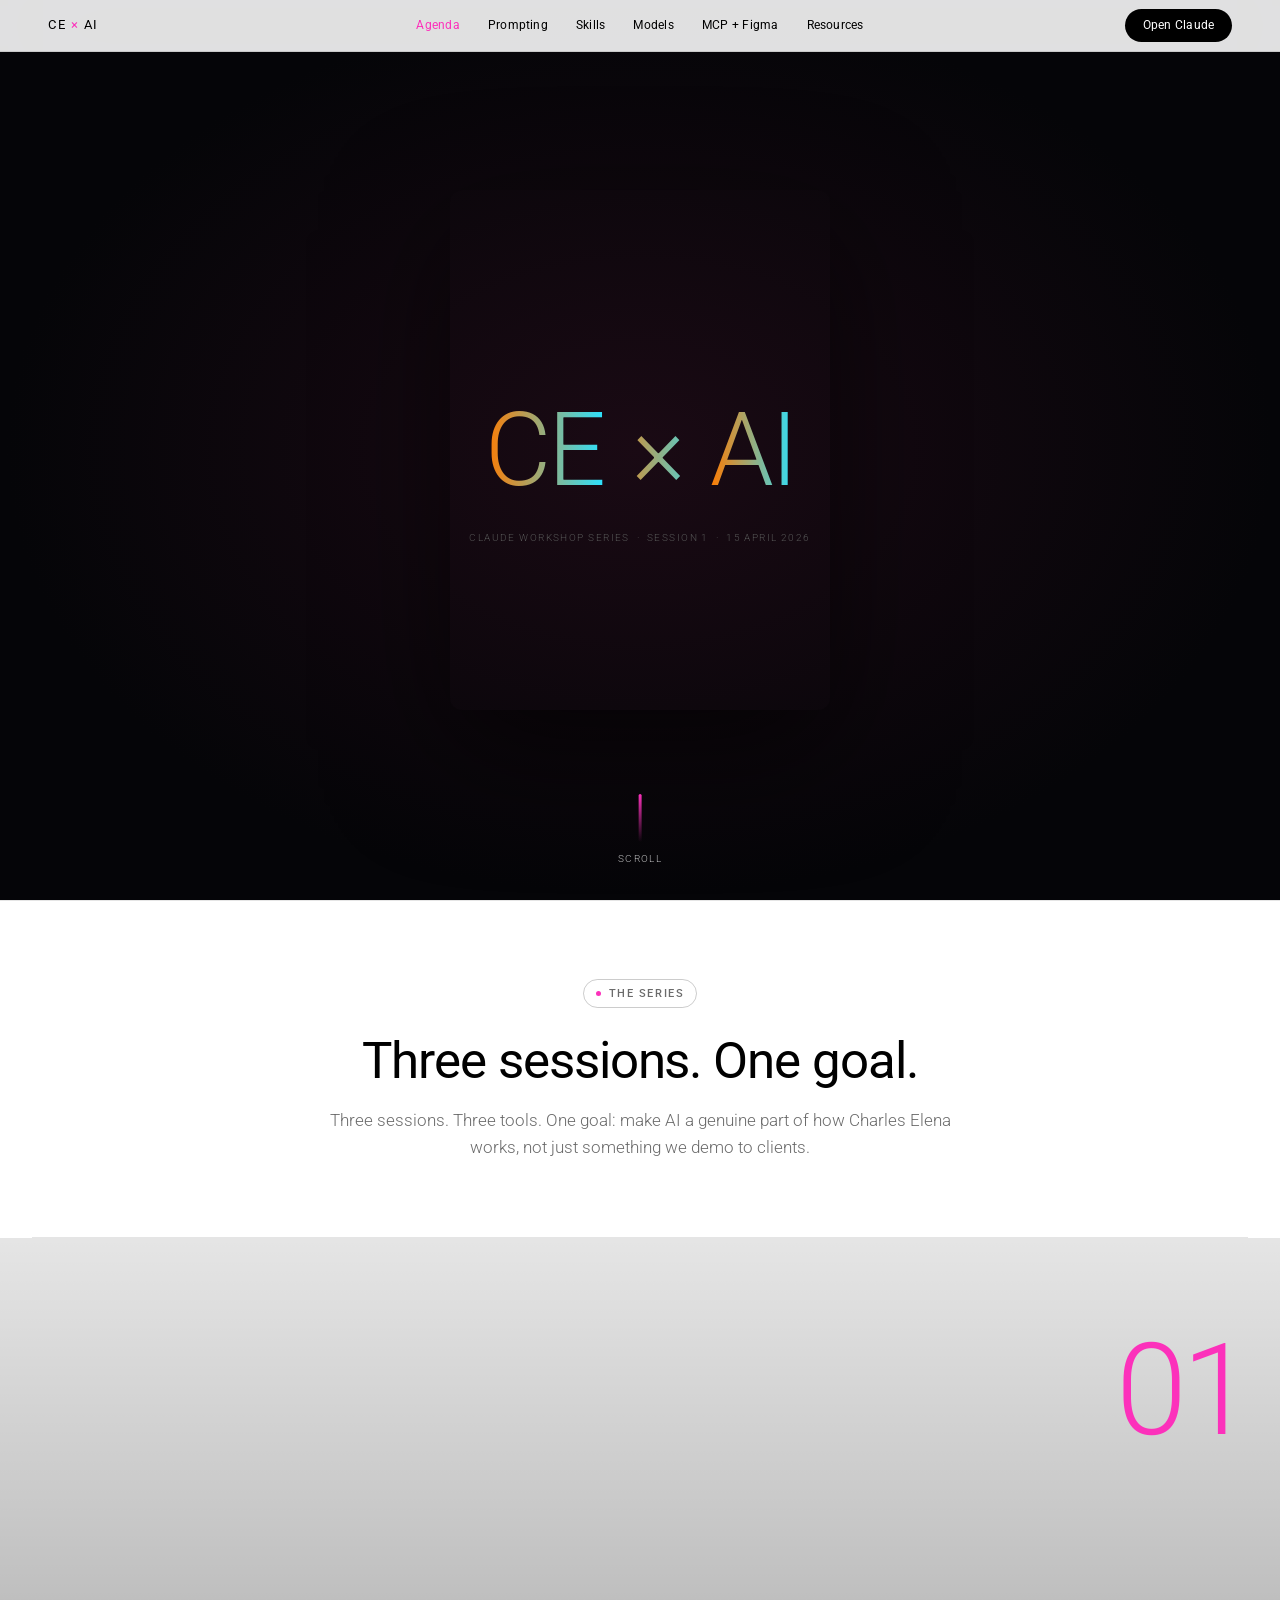
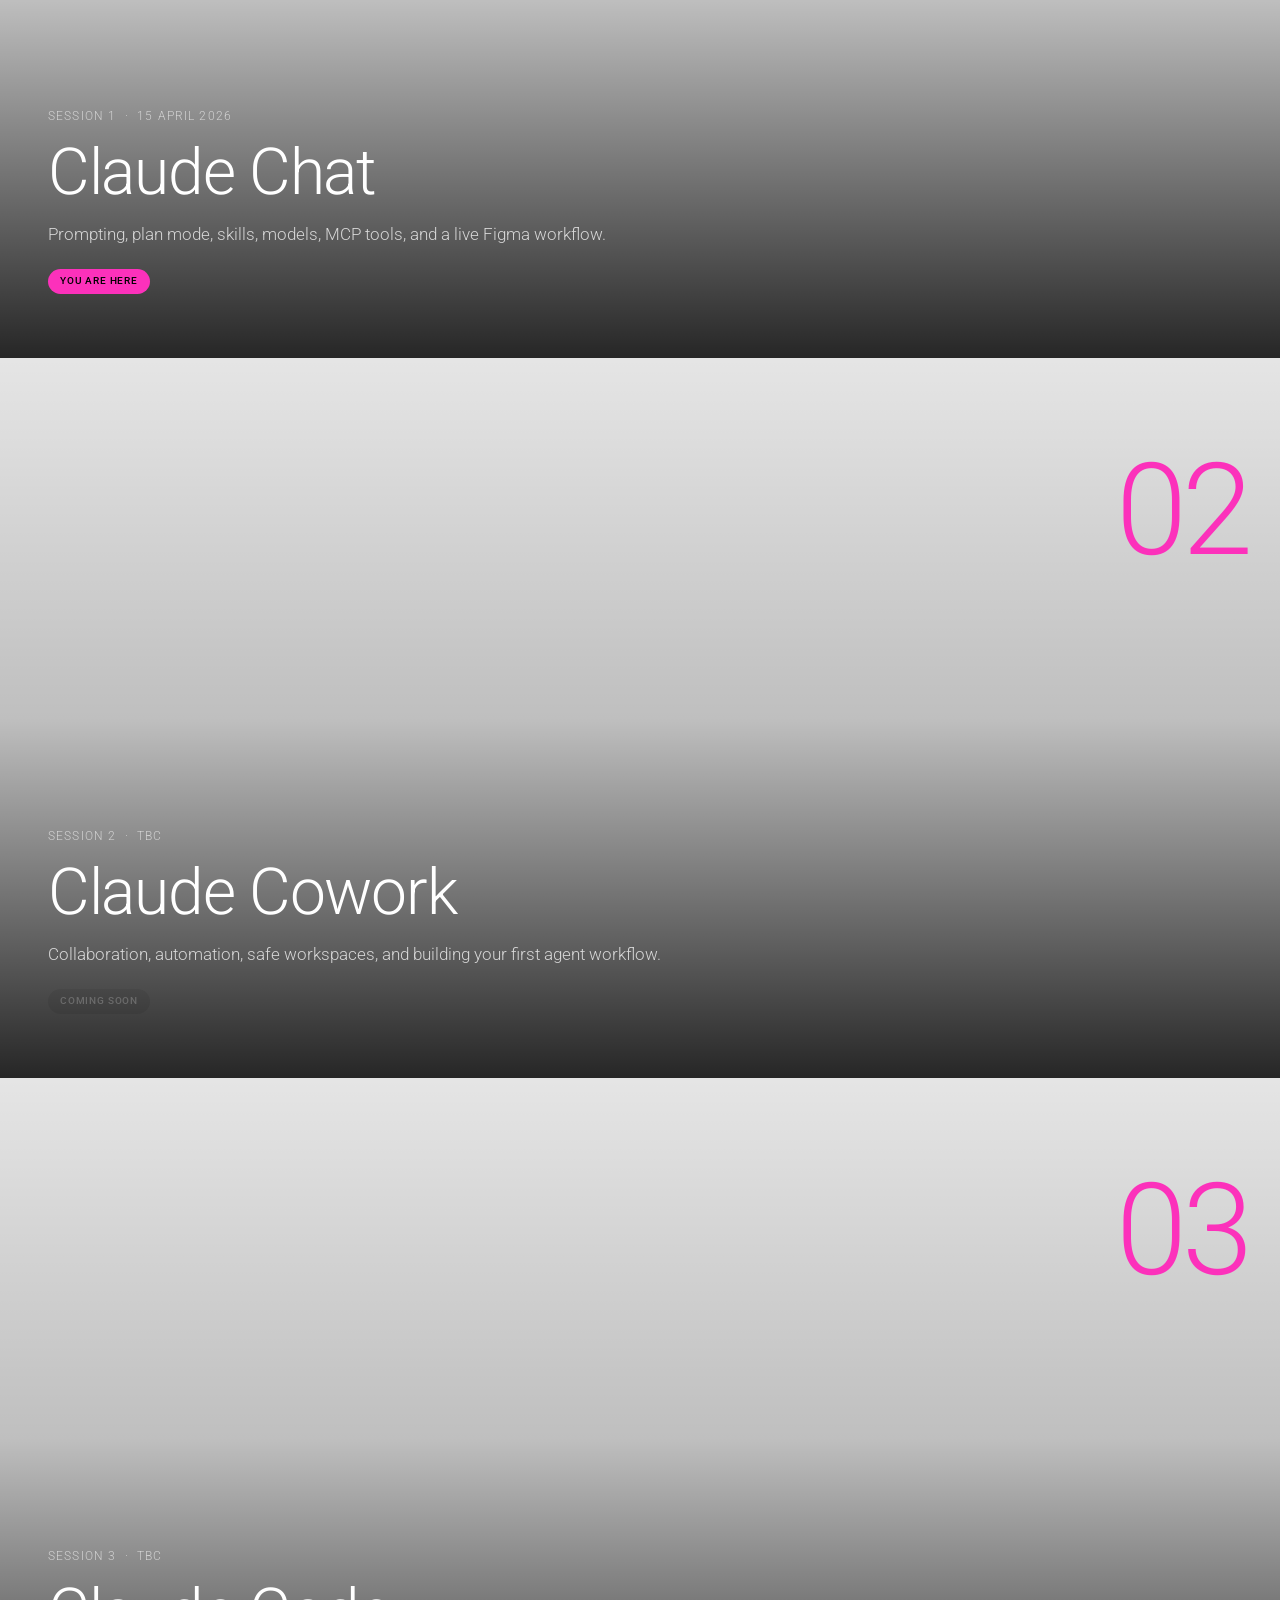
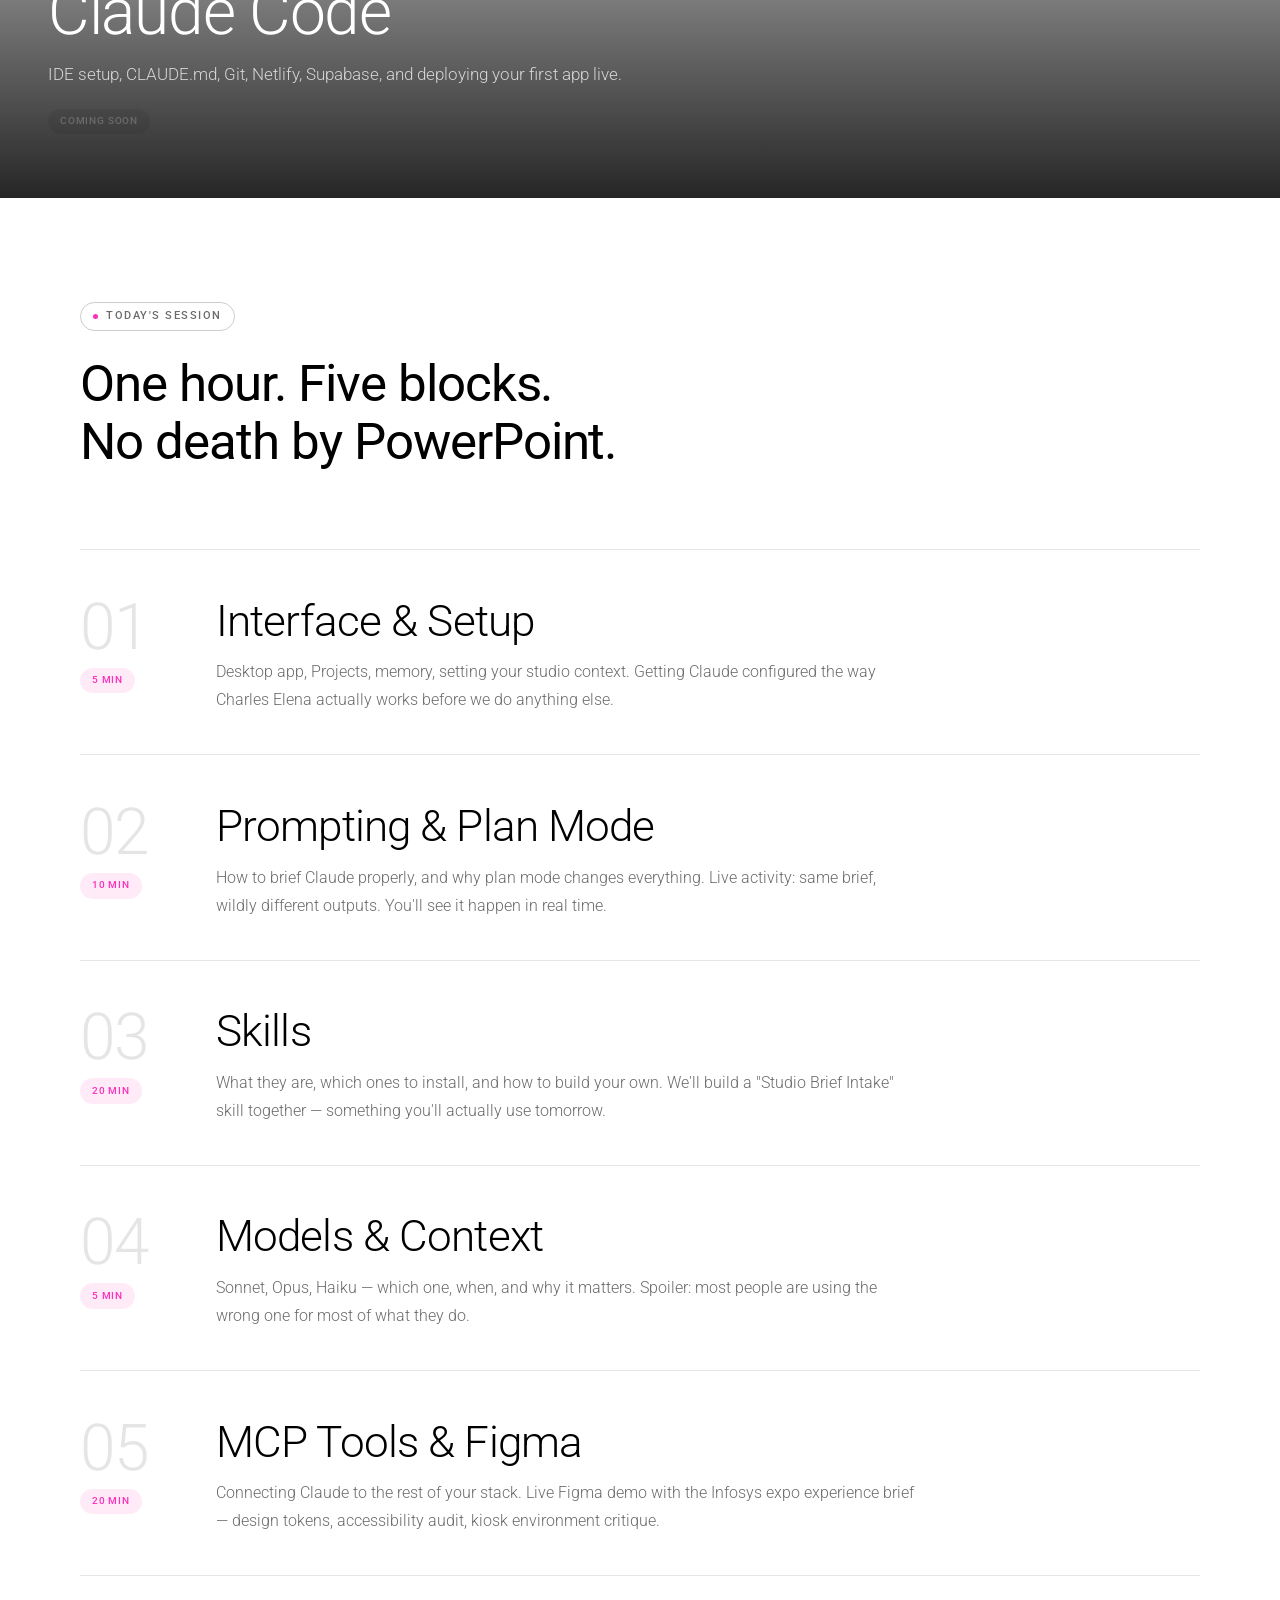
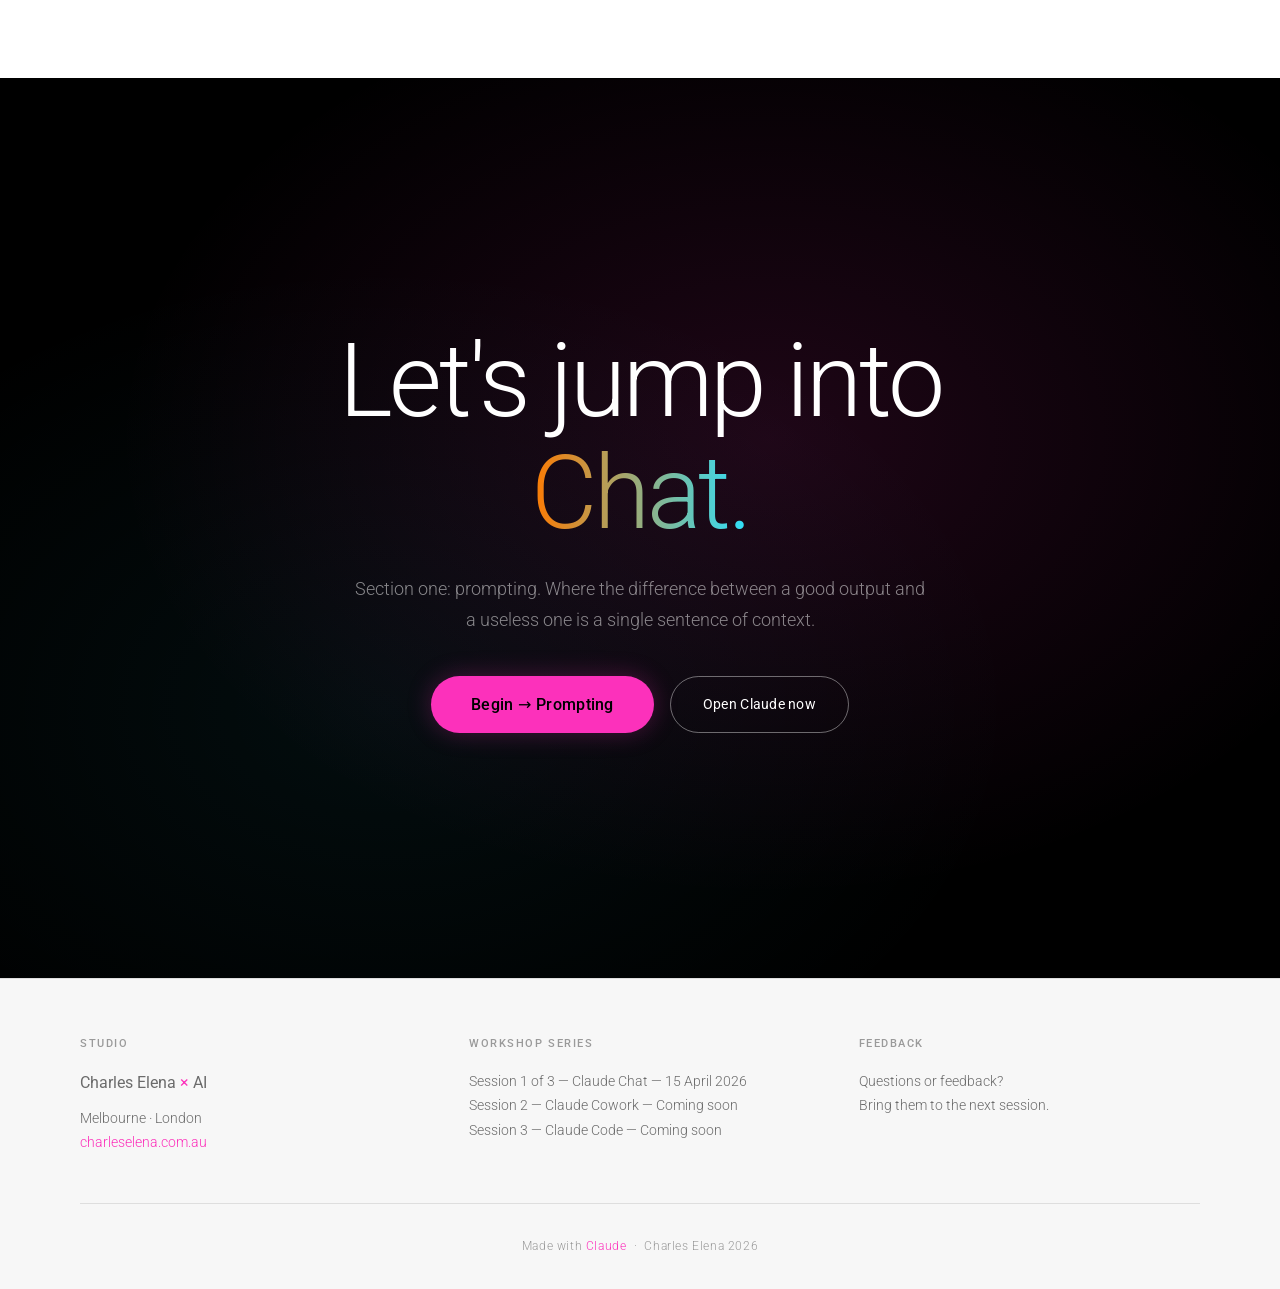
<file: index.html>
<!DOCTYPE html>
<html lang="en">
<head>
  <meta charset="UTF-8">
  <meta name="viewport" content="width=device-width, initial-scale=1.0">
  <title>CE × AI — Workshop Series</title>
  <link rel="icon" href="favicon.svg" type="image/svg+xml">
  <link rel="preconnect" href="https://fonts.googleapis.com">
  <link rel="preconnect" href="https://fonts.gstatic.com" crossorigin>
  <link href="https://fonts.googleapis.com/css2?family=Roboto:wght@300;400;500&display=swap" rel="stylesheet">
  <link rel="stylesheet" href="style.css">
  <style>
    /* ── Landing-page-specific ── */

    /* ════════════════════════
       SCROLL EXPAND HERO
    ════════════════════════ */
    body.locked { overflow: hidden; }

    #hero {
      position: relative;
      min-height: 100dvh;
      background: #050508;
      display: flex;
      flex-direction: column;
      align-items: center;
      justify-content: center;
      overflow: hidden;
    }

    /* Ambient background that fades as video expands */
    .hero-bg {
      position: absolute;
      inset: 0;
      background: radial-gradient(ellipse at center, #1a0a14 0%, #050508 70%);
      pointer-events: none;
    }

    /* Expanding video card */
    .hero-media {
      position: relative;
      z-index: 2;
      overflow: hidden;
      border-radius: 0.75rem;
      box-shadow: 0 40px 120px rgba(0,0,0,0.6);
      /* Initial size set in JS */
      width: 380px;
      height: 520px;
      flex-shrink: 0;
    }
    .hero-media video {
      width: 100%; height: 100%;
      object-fit: cover;
      object-position: center;
    }

    /* Text parts that fly off screen */
    .hero-title-wrap {
      position: absolute;
      top: 50%;
      left: 50%;
      transform: translate(-50%, -50%);
      z-index: 10;
      display: flex;
      align-items: center;
      gap: 0;
      pointer-events: none;
      white-space: nowrap;
    }
    .hero-t1,
    .hero-sep,
    .hero-t2 {
      font-size: clamp(3.5rem, 8vw, 7rem);
      font-weight: 300;
      letter-spacing: -0.03em;
      line-height: 1;
      display: inline-block;
      will-change: transform, opacity;
      background: linear-gradient(90deg, #FF7A00, #2DE1FD, #FC31BB);
      background-size: 200% auto;
      -webkit-background-clip: text;
      -webkit-text-fill-color: transparent;
      background-clip: text;
      animation: grad-move 8s linear infinite;
    }
    /* Equal padding either side of × keeps gaps symmetric */
    .hero-sep { padding: 0 0.28em; }

    /* Subheading — lives inside the video, animated to centre on scroll */
    .hero-sub {
      position: absolute;
      top: 50%;
      left: 50%;
      transform: translateX(-50%) translateY(80px);
      z-index: 10;
      font-size: clamp(0.52rem, 0.8vw, 0.65rem);
      font-weight: 300;
      color: #545454;
      letter-spacing: 0.14em;
      text-transform: uppercase;
      white-space: nowrap;
      pointer-events: none;
      will-change: transform;
    }

    /* Scroll hint */
    .hero-scroll-hint {
      position: absolute;
      bottom: 2rem;
      left: 50%;
      transform: translateX(-50%);
      z-index: 10;
      display: flex;
      flex-direction: column;
      align-items: center;
      gap: 0.6rem;
      color: rgba(255,255,255,0.72);
      font-size: 0.65rem;
      font-weight: 300;
      letter-spacing: 0.14em;
      text-transform: uppercase;
    }
    .scroll-line {
      width: 3px;
      height: 3rem;
      border-radius: 2px;
      background: linear-gradient(to bottom, #FC31BB, rgba(252,49,187,0));
      animation: scroll-pulse 1.6s cubic-bezier(0.4, 0, 0.6, 1) infinite;
      transform-origin: top;
    }
    @keyframes scroll-pulse {
      0%   { transform: scaleY(0.05); opacity: 0; }
      20%  { opacity: 1; }
      50%  { transform: scaleY(1); opacity: 1; }
      80%  { opacity: 0.6; }
      100% { transform: scaleY(0.05); opacity: 0; }
    }

    /* Progress bar at bottom of hero */
    .hero-progress {
      position: absolute;
      bottom: 0;
      left: 0;
      height: 2px;
      background: var(--gradient);
      background-size: 200% auto;
      animation: grad-move 4s linear infinite;
      width: 0%;
      transition: width 0.05s linear;
      z-index: 20;
    }

    /* After full expansion: hero has no border radius on media */
    #hero.expanded .hero-media {
      border-radius: 0;
      box-shadow: none;
    }

    /* ════════════════════════
       SESSION CARDS
    ════════════════════════ */
    #cards {
      padding: 0;
      background: #fff;
    }
    #cards + section { border-top: none; }

    .cards-intro {
      padding: clamp(3rem, 6vw, 5rem) 0;
      text-align: center;
      border-bottom: 1px solid var(--border);
    }
    .cards-intro h2 { margin-bottom: 1rem; }
    .cards-intro p {
      font-size: 1.05rem;
      font-weight: 300;
      color: var(--text-muted);
      max-width: 40rem;
      margin: 0 auto;
    }

    .session-card {
      position: relative;
      width: 100%;
      aspect-ratio: 16 / 9;
      overflow: hidden;
      display: block;
      text-decoration: none;
      cursor: pointer;
    }
    .session-card.no-link { cursor: default; }

    .session-card video {
      position: absolute;
      inset: 0;
      width: 100%; height: 100%;
      object-fit: cover;
      object-position: center;
    }

    /* Dark overlay on hover (and always-on slight overlay for readability) */
    .card-overlay {
      position: absolute;
      inset: 0;
      background: linear-gradient(
        to top,
        rgba(0,0,0,0.85) 0%,
        rgba(0,0,0,0.25) 50%,
        rgba(0,0,0,0.1) 100%
      );
      transition: background 0.5s ease;
    }
    .session-card:hover .card-overlay,
    .session-card:focus .card-overlay {
      background: linear-gradient(
        to top,
        rgba(0,0,0,0.92) 0%,
        rgba(0,0,0,0.6) 60%,
        rgba(0,0,0,0.35) 100%
      );
    }

    .card-content {
      position: absolute;
      bottom: clamp(2rem, 5vw, 4rem);
      left: 0;
      right: 0;
      padding: 0 clamp(1.5rem, 4vw, 3rem);
      z-index: 2;
      display: flex;
      flex-direction: column;
      gap: 0.75rem;
    }

    .card-meta {
      font-size: 0.72rem;
      font-weight: 300;
      color: rgba(255,255,255,0.6);
      letter-spacing: 0.1em;
      text-transform: uppercase;
    }

    .card-title {
      font-size: clamp(2rem, 5vw, 4rem);
      font-weight: 300;
      color: #fff;
      line-height: 1.1;
      letter-spacing: -0.02em;
    }

    .card-desc {
      font-size: clamp(0.875rem, 1.5vw, 1.05rem);
      font-weight: 300;
      color: rgba(255,255,255,0.75);
      max-width: 40rem;
      line-height: 1.7;
    }

    .card-footer {
      display: flex;
      align-items: center;
      gap: 1rem;
      margin-top: 0.5rem;
    }

    /* Arrow on active card */
    .card-arrow {
      display: inline-flex;
      align-items: center;
      gap: 0.5rem;
      font-size: 0.875rem;
      font-weight: 400;
      color: #fff;
      opacity: 0;
      transform: translateX(-8px);
      transition: opacity 0.35s, transform 0.35s var(--ease);
    }
    .session-card:hover .card-arrow,
    .session-card:focus .card-arrow {
      opacity: 1;
      transform: translateX(0);
    }

    /* Top-right session number */
    .card-num {
      position: absolute;
      top: clamp(3rem, 7vw, 5.5rem);
      right: clamp(1rem, 3vw, 2rem);
      font-size: clamp(4rem, 10vw, 8rem);
      font-weight: 300;
      color: #FC31BB;
      line-height: 1;
      letter-spacing: -0.04em;
      z-index: 2;
      pointer-events: none;
    }

    /* ════════════════════════
       AGENDA — VERTICAL
    ════════════════════════ */
    #agenda {
      background: #fff;
      padding: var(--section-pad) 0;
    }

    .agenda-header {
      margin-bottom: clamp(3rem, 6vw, 5rem);
    }

    .agenda-steps {
      display: flex;
      flex-direction: column;
      gap: 0;
    }

    .agenda-step {
      display: grid;
      grid-template-columns: 6rem 1fr;
      gap: 2.5rem;
      padding: 2.5rem 0;
      border-bottom: 1px solid var(--border);
      align-items: start;
    }
    .agenda-step:first-child { border-top: 1px solid var(--border); }

    .step-left {
      display: flex;
      flex-direction: column;
      align-items: flex-start;
      gap: 0.5rem;
      padding-top: 0.35rem;
    }

    .step-number {
      font-size: clamp(2.5rem, 5vw, 4rem);
      font-weight: 300;
      color: rgba(0,0,0,0.1);
      line-height: 1;
      letter-spacing: -0.03em;
    }

    .step-right { padding-top: 0.35rem; }

    .step-title-row {
      display: flex;
      align-items: baseline;
      gap: 1rem;
      flex-wrap: wrap;
      margin-bottom: 0.75rem;
    }

    .step-title {
      font-size: clamp(1.5rem, 3.5vw, 2.75rem);
      font-weight: 300;
      line-height: 1.15;
      letter-spacing: -0.02em;
    }

    .step-desc {
      font-size: 1rem;
      font-weight: 300;
      color: var(--text-muted);
      line-height: 1.75;
      max-width: 44rem;
    }

    /* ════════════════════════
       FULL-SCREEN CTA
    ════════════════════════ */
    #landing-cta {
      min-height: 100dvh;
      background: #000;
      display: flex;
      flex-direction: column;
      align-items: center;
      justify-content: center;
      text-align: center;
      padding: clamp(3rem, 8vw, 6rem);
      position: relative;
      overflow: hidden;
    }

    .cta-bg-gradient {
      position: absolute;
      inset: 0;
      background: radial-gradient(ellipse at 60% 40%, rgba(252,49,187,0.12) 0%, transparent 60%),
                  radial-gradient(ellipse at 30% 70%, rgba(45,225,253,0.06) 0%, transparent 50%);
      pointer-events: none;
    }

    #landing-cta h2 {
      font-size: clamp(3rem, 8vw, 7rem);
      font-weight: 300;
      color: #fff;
      line-height: 1.1;
      letter-spacing: -0.03em;
      margin-bottom: 1.5rem;
      position: relative;
      z-index: 2;
    }
    #landing-cta h2 em {
      font-style: normal;
      background: var(--gradient);
      background-size: 200% auto;
      -webkit-background-clip: text;
      -webkit-text-fill-color: transparent;
      background-clip: text;
      animation: grad-move 6s linear infinite;
    }

    #landing-cta p {
      font-size: 1.1rem;
      font-weight: 300;
      color: rgba(255,255,255,0.5);
      max-width: 36rem;
      line-height: 1.75;
      margin-bottom: 2.5rem;
      position: relative;
      z-index: 2;
    }

    .cta-btn-wrap {
      position: relative;
      z-index: 2;
      display: flex;
      gap: 1rem;
      flex-wrap: wrap;
      justify-content: center;
    }

    /* Responsive */
    @media (max-width: 700px) {
      .agenda-step { grid-template-columns: 3.5rem 1fr; gap: 1.25rem; }
      .hero-media { width: 90vw !important; height: 65vw !important; }
    }
  </style>
</head>
<body class="locked">

  <!-- NAV -->
  <nav id="nav" aria-label="Site navigation">
    <a href="index.html" class="nav-logo">CE <em>×</em> AI</a>
    <button class="nav-burger" id="burger" aria-label="Toggle navigation" aria-expanded="false">
      <svg width="22" height="22" viewBox="0 0 22 22" fill="none" stroke="currentColor" stroke-width="2" stroke-linecap="round">
        <line x1="3" y1="6" x2="19" y2="6"/>
        <line x1="3" y1="11" x2="19" y2="11"/>
        <line x1="3" y1="16" x2="19" y2="16"/>
      </svg>
    </button>
    <ul class="nav-links" role="list">
      <li><a href="index.html" class="active">Agenda</a></li>
      <li><a href="prompting.html">Prompting</a></li>
      <li><a href="skills.html">Skills</a></li>
      <li><a href="models.html">Models</a></li>
      <li><a href="mcp.html">MCP + Figma</a></li>
      <li><a href="resources.html">Resources</a></li>
    </ul>
    <div class="nav-cta">
      <a href="https://claude.ai" target="_blank" rel="noopener noreferrer" class="btn btn-dark" style="padding:0.45rem 1.1rem;font-size:0.75rem;">Open Claude</a>
    </div>
  </nav>

  <main>

    <!-- ════════════════════════
         SCROLL EXPAND HERO
    ════════════════════════ -->
    <section id="hero" aria-label="Workshop introduction">
      <div class="hero-bg" aria-hidden="true"></div>

      <!-- Text that flies apart -->
      <div class="hero-title-wrap" aria-label="CE × AI" aria-hidden="true">
        <span class="hero-t1">CE</span>
        <span class="hero-sep">×</span>
        <span class="hero-t2">AI</span>
      </div>

      <p class="hero-sub" aria-hidden="true">Claude Workshop Series &nbsp;·&nbsp; Session 1 &nbsp;·&nbsp; 15 April 2026</p>

      <!-- Expanding video -->
      <div class="hero-media" role="img" aria-label="Fluid wave video background">
        <video autoplay muted loop playsinline>
          <source src="Videos/6026045_Flowing_Fluid_Wave_Moving_By_Connect_Films_Stock_Artlist_HD.mp4" type="video/mp4">
        </video>
      </div>

      <div class="hero-scroll-hint" aria-hidden="true">
        <div class="scroll-line"></div>
        <span>Scroll</span>
      </div>

      <div class="hero-progress" id="hero-progress" aria-hidden="true"></div>
    </section>

    <!-- ════════════════════════
         SESSION CARDS
    ════════════════════════ -->
    <section id="cards" aria-label="Workshop series sessions">
      <div class="cards-intro container reveal">
        <span class="section-chip">The Series</span>
        <h2>Three sessions. One goal.</h2>
        <p>Three sessions. Three tools. One goal: make AI a genuine part of how Charles Elena works, not just something we demo to clients.</p>
      </div>

      <!-- Card 1 — Claude Chat (active, links to content) -->
      <a class="session-card reveal" href="prompting.html" aria-label="Session 1: Claude Chat — click to enter">
        <video autoplay muted loop playsinline aria-hidden="true">
          <source src="Videos/408272_Changing_Particles_Animated_3d_By_Finn_Moeller_Artlist_HD.mp4" type="video/mp4">
        </video>
        <div class="card-overlay"></div>
        <div class="card-num" aria-hidden="true">01</div>
        <div class="card-content">
          <p class="card-meta">Session 1 &nbsp;·&nbsp; 15 April 2026</p>
          <h2 class="card-title">Claude Chat</h2>
          <p class="card-desc">Prompting, plan mode, skills, models, MCP tools, and a live Figma workflow.</p>
          <div class="card-footer">
            <span class="badge badge-here">You are here</span>
            <span class="card-arrow">Enter session →</span>
          </div>
        </div>
      </a>

      <!-- Card 2 — Claude Cowork (coming soon) -->
      <div class="session-card no-link reveal" aria-label="Session 2: Claude Cowork — coming soon">
        <video autoplay muted loop playsinline aria-hidden="true">
          <source src="Videos/408280_Particles_Animated_3d_Cgi_By_Finn_Moeller_Artlist_HD.mp4" type="video/mp4">
        </video>
        <div class="card-overlay"></div>
        <div class="card-num" aria-hidden="true">02</div>
        <div class="card-content">
          <p class="card-meta">Session 2 &nbsp;·&nbsp; TBC</p>
          <h2 class="card-title">Claude Cowork</h2>
          <p class="card-desc">Collaboration, automation, safe workspaces, and building your first agent workflow.</p>
          <div class="card-footer">
            <span class="badge badge-soon">Coming soon</span>
          </div>
        </div>
      </div>

      <!-- Card 3 — Claude Code (coming soon) -->
      <div class="session-card no-link reveal" aria-label="Session 3: Claude Code — coming soon">
        <video autoplay muted loop playsinline aria-hidden="true">
          <source src="Videos/563732_Geometry_Animated_Plexus_Dynamic_By_Finn_Moeller_Artlist_HD.mp4" type="video/mp4">
        </video>
        <div class="card-overlay"></div>
        <div class="card-num" aria-hidden="true">03</div>
        <div class="card-content">
          <p class="card-meta">Session 3 &nbsp;·&nbsp; TBC</p>
          <h2 class="card-title">Claude Code</h2>
          <p class="card-desc">IDE setup, CLAUDE.md, Git, Netlify, Supabase, and deploying your first app live.</p>
          <div class="card-footer">
            <span class="badge badge-soon">Coming soon</span>
          </div>
        </div>
      </div>
    </section>

    <!-- ════════════════════════
         SESSION 1 AGENDA
    ════════════════════════ -->
    <section id="agenda" aria-label="Today's session agenda">
      <div class="container">
        <div class="agenda-header reveal">
          <span class="section-chip">Today's Session</span>
          <h2>One hour. Five blocks.<br>No death by PowerPoint.</h2>
        </div>

        <div class="agenda-steps">

          <div class="agenda-step reveal-left">
            <div class="step-left">
              <span class="step-number">01</span>
              <span class="badge badge-dur">5 min</span>
            </div>
            <div class="step-right">
              <div class="step-title-row">
                <h3 class="step-title">Interface & Setup</h3>
              </div>
              <p class="step-desc">Desktop app, Projects, memory, setting your studio context. Getting Claude configured the way Charles Elena actually works before we do anything else.</p>
            </div>
          </div>

          <div class="agenda-step reveal-left" style="transition-delay:0.1s">
            <div class="step-left">
              <span class="step-number">02</span>
              <span class="badge badge-dur">10 min</span>
            </div>
            <div class="step-right">
              <div class="step-title-row">
                <h3 class="step-title">Prompting & Plan Mode</h3>
              </div>
              <p class="step-desc">How to brief Claude properly, and why plan mode changes everything. Live activity: same brief, wildly different outputs. You'll see it happen in real time.</p>
            </div>
          </div>

          <div class="agenda-step reveal-left" style="transition-delay:0.2s">
            <div class="step-left">
              <span class="step-number">03</span>
              <span class="badge badge-dur">20 min</span>
            </div>
            <div class="step-right">
              <div class="step-title-row">
                <h3 class="step-title">Skills</h3>
              </div>
              <p class="step-desc">What they are, which ones to install, and how to build your own. We'll build a "Studio Brief Intake" skill together — something you'll actually use tomorrow.</p>
            </div>
          </div>

          <div class="agenda-step reveal-left" style="transition-delay:0.3s">
            <div class="step-left">
              <span class="step-number">04</span>
              <span class="badge badge-dur">5 min</span>
            </div>
            <div class="step-right">
              <div class="step-title-row">
                <h3 class="step-title">Models & Context</h3>
              </div>
              <p class="step-desc">Sonnet, Opus, Haiku — which one, when, and why it matters. Spoiler: most people are using the wrong one for most of what they do.</p>
            </div>
          </div>

          <div class="agenda-step reveal-left" style="transition-delay:0.4s">
            <div class="step-left">
              <span class="step-number">05</span>
              <span class="badge badge-dur">20 min</span>
            </div>
            <div class="step-right">
              <div class="step-title-row">
                <h3 class="step-title">MCP Tools & Figma</h3>
              </div>
              <p class="step-desc">Connecting Claude to the rest of your stack. Live Figma demo with the Infosys expo experience brief — design tokens, accessibility audit, kiosk environment critique.</p>
            </div>
          </div>

        </div>
      </div>
    </section>

    <!-- ════════════════════════
         FULL-SCREEN CTA
    ════════════════════════ -->
    <section id="landing-cta" aria-label="Start the workshop">
      <div class="cta-bg-gradient" aria-hidden="true"></div>
      <h2>Let's jump into<br><em>Chat.</em></h2>
      <p>Section one: prompting. Where the difference between a good output and a useless one is a single sentence of context.</p>
      <div class="cta-btn-wrap">
        <a href="prompting.html" class="btn btn-accent" style="font-size:1rem;padding:1rem 2.5rem;">Begin → Prompting</a>
        <a href="https://claude.ai" target="_blank" rel="noopener noreferrer" class="btn btn-outline-white">Open Claude now</a>
      </div>
    </section>

  </main>

  <!-- FOOTER -->
  <footer>
    <div class="container">
      <div class="footer-grid">
        <div>
          <span class="footer-lbl">Studio</span>
          <p class="footer-wordmark">Charles Elena <em>×</em> AI</p>
          <p>Melbourne · London<br><a href="https://www.charleselena.com.au" target="_blank" rel="noopener noreferrer">charleselena.com.au</a></p>
        </div>
        <div>
          <span class="footer-lbl">Workshop Series</span>
          <p>Session 1 of 3 — Claude Chat — 15 April 2026</p>
          <p>Session 2 — Claude Cowork — Coming soon</p>
          <p>Session 3 — Claude Code — Coming soon</p>
        </div>
        <div>
          <span class="footer-lbl">Feedback</span>
          <p>Questions or feedback?<br>Bring them to the next session.</p>
        </div>
      </div>
      <p class="footer-bottom">Made with <em>Claude</em> &nbsp;·&nbsp; Charles Elena 2026</p>
    </div>
  </footer>

  <script>
    // ════════════════════════
    // SCROLL EXPAND HERO
    // ════════════════════════
    const hero      = document.getElementById('hero');
    const media     = hero.querySelector('.hero-media');
    const t1        = hero.querySelector('.hero-t1');
    const heroSep   = hero.querySelector('.hero-sep');
    const t2        = hero.querySelector('.hero-t2');
    const heroSub   = hero.querySelector('.hero-sub');
    const heroHint  = hero.querySelector('.hero-scroll-hint');
    const progressBar = document.getElementById('hero-progress');

    let progress = 0;
    let locked   = true;

    // Responsive initial size
    function getInitialSize() {
      const vw = window.innerWidth;
      if (vw < 500) return { w: vw * 0.85, h: vw * 0.65 };
      if (vw < 900) return { w: Math.min(480, vw * 0.7), h: Math.min(640, vw * 0.55) };
      return { w: 380, h: 520 };
    }

    function applyProgress(p) {
      const vw = window.innerWidth;
      const vh = window.innerHeight;
      const init = getInitialSize();

      const w = init.w + p * (vw - init.w);
      const h = init.h + p * (vh - init.h);

      media.style.width  = w + 'px';
      media.style.height = h + 'px';

      // Border radius collapses as it expands
      media.style.borderRadius = (0.75 * (1 - p)) + 'rem';

      // Box shadow fades
      const shadowAlpha = 0.6 * (1 - p);
      media.style.boxShadow = `0 40px 120px rgba(0,0,0,${shadowAlpha})`;

      // Text flies off
      const tx = p * 150;
      t1.style.transform = `translateX(-${tx}vw)`;
      t2.style.transform = `translateX(${tx}vw)`;

      const textOpacity = Math.max(0, 1 - p * 2.2);
      t1.style.opacity = textOpacity;
      heroSep.style.opacity = textOpacity;
      t2.style.opacity = textOpacity;

      // Sub rises to centre of video and scales up with it
      const subY = (1 - p) * 80;
      const subScale = 1 + p * 0.2;
      heroSub.style.transform = `translateX(-50%) translateY(${subY}px) scale(${subScale})`;

      heroHint.style.opacity = Math.max(0, 1 - p * 3);

      // Background fades
      hero.querySelector('.hero-bg').style.opacity = 1 - p * 0.8;

      // Progress bar
      progressBar.style.width = (p * 100) + '%';

      if (p >= 1 && locked) {
        locked = false;
        document.body.classList.remove('locked');
        hero.classList.add('expanded');
        t1.style.transform = 'translateX(-200vw)';
        t2.style.transform = 'translateX(200vw)';
        // Sub rests at centre of full-screen video
        heroSub.style.transform = 'translateX(-50%) translateY(0px) scale(1.2)';
      }
    }

    // Set initial size
    (function init() {
      const s = getInitialSize();
      media.style.width  = s.w + 'px';
      media.style.height = s.h + 'px';
      t1.style.transform    = 'translateX(0)';
      heroSep.style.opacity = '1';
      t2.style.transform    = 'translateX(0)';
    })();

    // Wheel handler
    window.addEventListener('wheel', e => {
      if (!locked) return;
      e.preventDefault();
      progress = Math.max(0, Math.min(1, progress + e.deltaY * 0.0005));
      applyProgress(progress);
      window.scrollTo(0, 0);
    }, { passive: false });

    // Touch handler
    let touchY = 0;
    window.addEventListener('touchstart', e => {
      touchY = e.touches[0].clientY;
    }, { passive: true });

    window.addEventListener('touchmove', e => {
      if (!locked) return;
      e.preventDefault();
      const dy = touchY - e.touches[0].clientY;
      progress = Math.max(0, Math.min(1, progress + dy * 0.003));
      touchY = e.touches[0].clientY;
      applyProgress(progress);
      window.scrollTo(0, 0);
    }, { passive: false });

    // Handle resize: reset initial size
    window.addEventListener('resize', () => {
      if (locked) {
        const s = getInitialSize();
        media.style.width  = s.w + 'px';
        media.style.height = s.h + 'px';
      }
    });

    // ════════════════════════
    // NAV BURGER
    // ════════════════════════
    const nav    = document.getElementById('nav');
    const burger = document.getElementById('burger');
    burger.addEventListener('click', () => {
      const open = nav.classList.toggle('open');
      burger.setAttribute('aria-expanded', open);
    });
    nav.querySelectorAll('.nav-links a').forEach(a =>
      a.addEventListener('click', () => {
        nav.classList.remove('open');
        burger.setAttribute('aria-expanded', 'false');
      })
    );

    // ════════════════════════
    // SCROLL REVEAL
    // ════════════════════════
    const revealObs = new IntersectionObserver(entries => {
      entries.forEach(e => {
        if (e.isIntersecting) { e.target.classList.add('in'); revealObs.unobserve(e.target); }
      });
    }, { threshold: 0.1, rootMargin: '0px 0px -40px 0px' });

    document.querySelectorAll('.reveal, .reveal-left').forEach(el => revealObs.observe(el));

    // ════════════════════════
    // SMOOTH ANCHOR SCROLL
    // ════════════════════════
    document.querySelectorAll('a[href^="#"]').forEach(a => {
      a.addEventListener('click', e => {
        const target = document.querySelector(a.getAttribute('href'));
        if (target) { e.preventDefault(); target.scrollIntoView({ behavior: 'smooth', block: 'start' }); }
      });
    });
  </script>

</body>
</html>
</file>
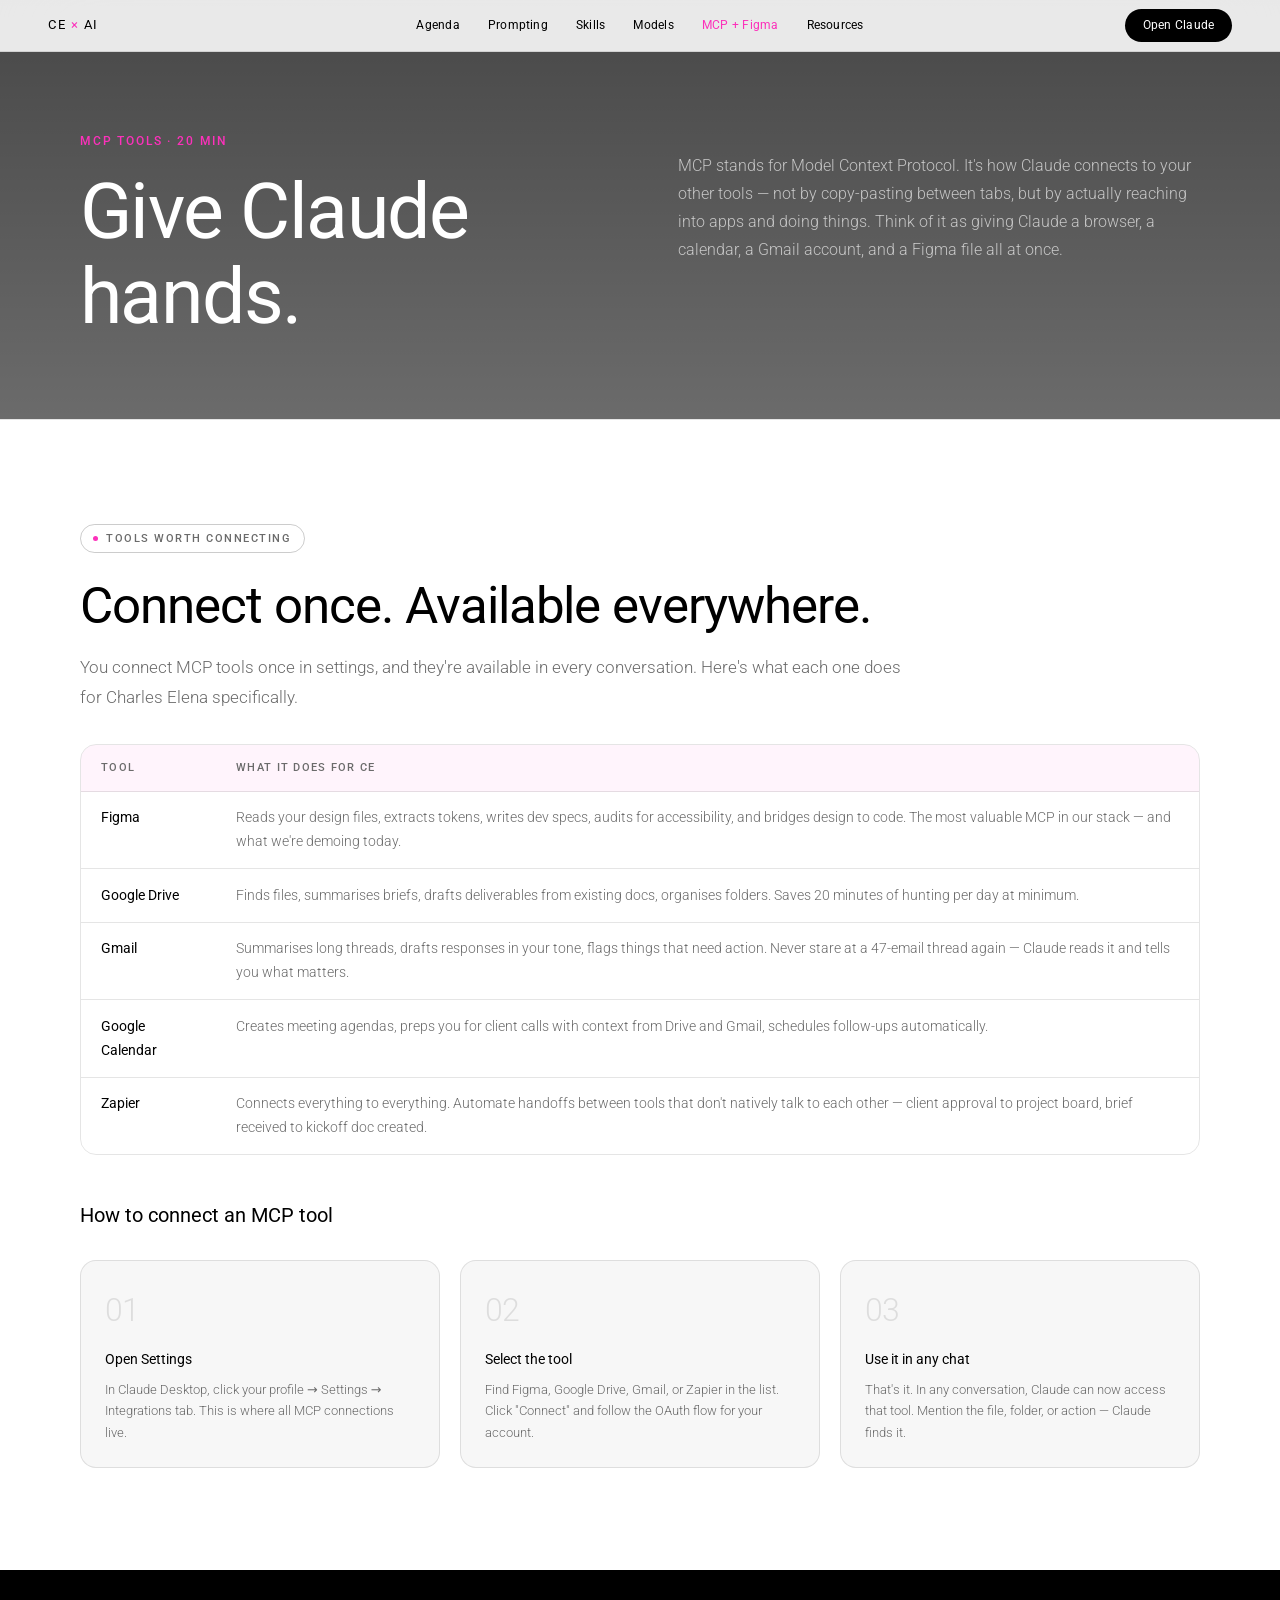
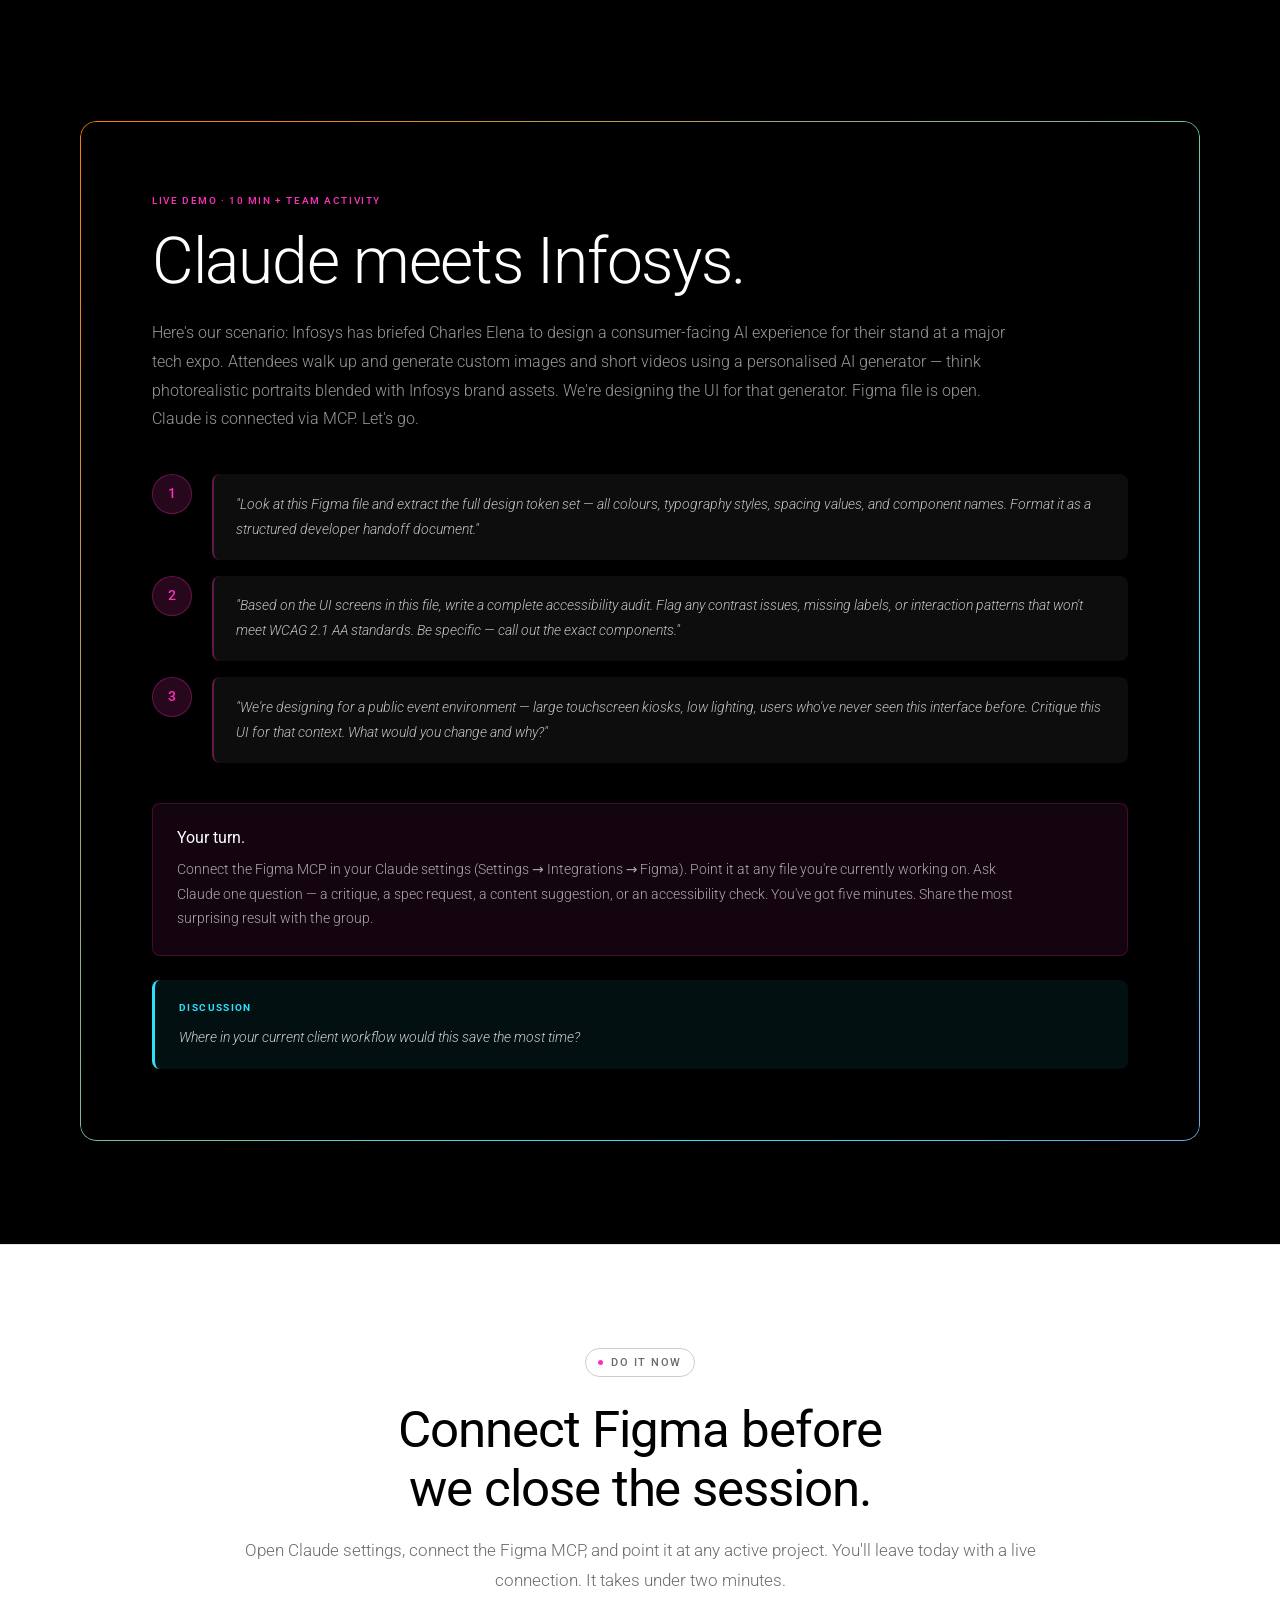
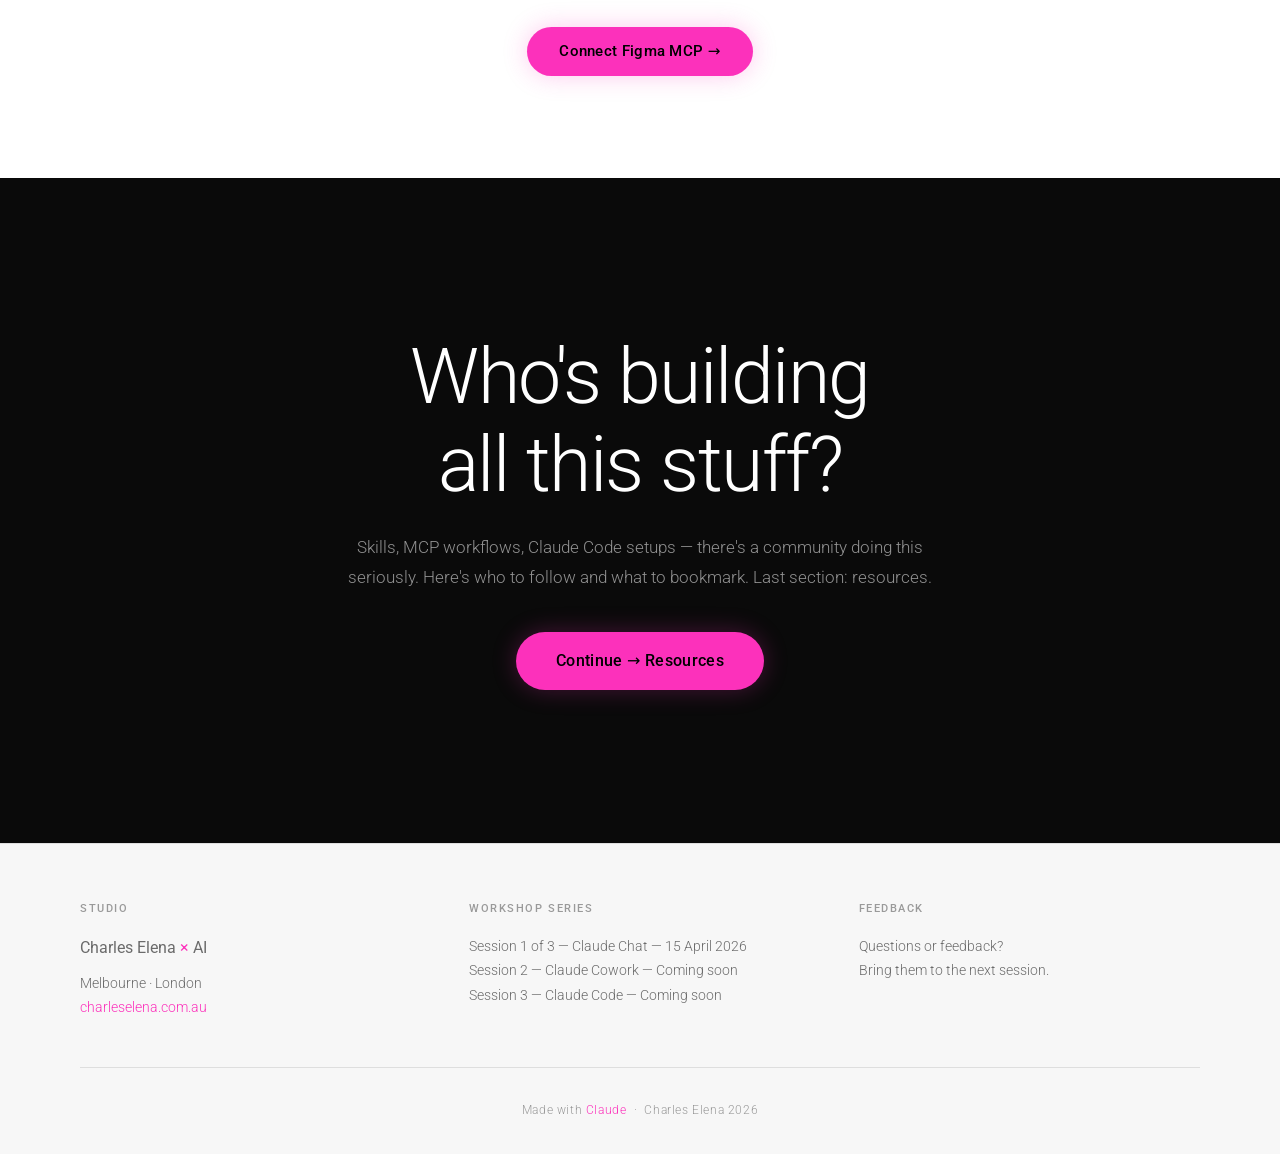
<file: mcp.html>
<!DOCTYPE html>
<html lang="en">
<head>
  <meta charset="UTF-8">
  <link rel="icon" href="favicon.svg" type="image/svg+xml">
  <meta name="viewport" content="width=device-width, initial-scale=1.0">
  <title>MCP Tools & Figma — CE × AI Workshop</title>
  <link rel="preconnect" href="https://fonts.googleapis.com">
  <link rel="preconnect" href="https://fonts.gstatic.com" crossorigin>
  <link href="https://fonts.googleapis.com/css2?family=Roboto:wght@300;400;500&display=swap" rel="stylesheet">
  <link rel="stylesheet" href="style.css">
  <style>
    .page-hero { padding: calc(var(--nav-h) + 5rem) 0 5rem; }
    .intro-grid { display: grid; grid-template-columns: 1fr 1fr; gap: clamp(2rem,6vw,5rem); align-items: start; }
    .intro-subhead { font-size: 1rem; font-weight: 300; color: var(--text-muted); margin-top: 1.25rem; line-height: 1.75; }

    /* ── Figma hero block ── */
    .figma-hero {
      background: #000;
      color: #fff;
      border-radius: var(--radius-lg);
      padding: clamp(2.5rem, 6vw, 4.5rem);
      margin-top: 3rem;
      position: relative;
      overflow: hidden;
    }
    .figma-hero::before {
      content: '';
      position: absolute;
      inset: 0;
      border-radius: var(--radius-lg);
      padding: 1px;
      background: linear-gradient(135deg, #ff7a00, #2de1fd, #fc31bb);
      background-size: 200% auto;
      animation: grad-move 5s linear infinite;
      -webkit-mask: linear-gradient(#fff 0 0) content-box, linear-gradient(#fff 0 0);
      -webkit-mask-composite: destination-out;
      mask-composite: exclude;
      pointer-events: none;
    }
    .figma-hero-label {
      font-size: 0.62rem;
      font-weight: 500;
      letter-spacing: 0.16em;
      text-transform: uppercase;
      color: var(--accent);
      margin-bottom: 1rem;
      display: block;
    }
    .figma-hero h2 {
      font-size: clamp(2rem, 5vw, 4rem);
      font-weight: 300;
      color: #fff;
      margin-bottom: 1.25rem;
      letter-spacing: -0.02em;
    }
    .figma-hero p {
      font-size: 1rem;
      font-weight: 300;
      color: rgba(255,255,255,0.6);
      max-width: 54rem;
      line-height: 1.8;
    }

    /* Demo prompts */
    .figma-prompts { display: flex; flex-direction: column; gap: 1rem; margin: 2.5rem 0; }
    .figma-prompt { display: grid; grid-template-columns: 2.5rem 1fr; gap: 1.25rem; align-items: start; }
    .prompt-n {
      width: 2.5rem; height: 2.5rem;
      border-radius: 50%;
      background: rgba(252,49,187,0.15);
      border: 1px solid rgba(252,49,187,0.3);
      color: #fc31bb;
      font-weight: 500;
      font-size: 0.85rem;
      display: flex;
      align-items: center;
      justify-content: center;
      flex-shrink: 0;
    }
    .prompt-text {
      background: rgba(255,255,255,0.05);
      border-radius: var(--radius);
      padding: 1.1rem 1.4rem;
      font-size: 0.9rem;
      font-weight: 300;
      color: rgba(255,255,255,0.75);
      line-height: 1.75;
      font-style: italic;
      border-left: 2px solid rgba(252,49,187,0.35);
    }

    /* Discussion */
    .discussion {
      margin-top: 1.5rem;
      padding: 1.25rem 1.5rem;
      background: rgba(45,225,253,0.07);
      border-radius: var(--radius);
      border-left: 3px solid #2de1fd;
    }
    .discussion strong {
      display: block;
      font-size: 0.62rem;
      text-transform: uppercase;
      letter-spacing: 0.14em;
      color: #2de1fd;
      margin-bottom: 0.5rem;
    }
    .discussion em { font-style: italic; font-size: 0.9rem; font-weight: 300; color: rgba(255,255,255,0.8); }

    /* Team activity inside figma block */
    .team-activity {
      margin-top: 2rem;
      background: rgba(252,49,187,0.08);
      border: 1px solid rgba(252,49,187,0.2);
      border-radius: var(--radius);
      padding: 1.5rem;
    }
    .team-activity h3 { font-size: 1rem; font-weight: 400; color: #fff; margin-bottom: 0.6rem; }
    .team-activity p { font-size: 0.875rem; font-weight: 300; color: rgba(255,255,255,0.65); line-height: 1.75; }

    /* Connect Figma callout */
    .connect-steps {
      display: grid;
      grid-template-columns: repeat(3, 1fr);
      gap: 1.25rem;
      margin-top: 2rem;
    }
    .connect-step {
      background: var(--surface);
      border: 1px solid var(--border);
      border-radius: var(--radius-lg);
      padding: 1.5rem;
    }
    .connect-step-num {
      font-size: 2rem;
      font-weight: 300;
      color: rgba(0,0,0,0.1);
      letter-spacing: -0.03em;
      margin-bottom: 0.75rem;
    }
    .connect-step h4 { font-size: 0.9rem; font-weight: 400; margin-bottom: 0.5rem; }
    .connect-step p { font-size: 0.8rem; font-weight: 300; color: var(--text-muted); line-height: 1.65; }

    @media (max-width: 900px) {
      .intro-grid { grid-template-columns: 1fr; }
      .connect-steps { grid-template-columns: 1fr; }
      .figma-prompt { grid-template-columns: 1fr; }
      .prompt-n { display: none; }
    }
  </style>
</head>
<body>

  <nav id="nav" aria-label="Site navigation">
    <a href="index.html" class="nav-logo">CE <em>×</em> AI</a>
    <button class="nav-burger" id="burger" aria-label="Toggle navigation" aria-expanded="false">
      <svg width="22" height="22" viewBox="0 0 22 22" fill="none" stroke="currentColor" stroke-width="2" stroke-linecap="round">
        <line x1="3" y1="6" x2="19" y2="6"/>
        <line x1="3" y1="11" x2="19" y2="11"/>
        <line x1="3" y1="16" x2="19" y2="16"/>
      </svg>
    </button>
    <ul class="nav-links" role="list">
      <li><a href="index.html">Agenda</a></li>
      <li><a href="prompting.html">Prompting</a></li>
      <li><a href="skills.html">Skills</a></li>
      <li><a href="models.html">Models</a></li>
      <li><a href="mcp.html" class="active">MCP + Figma</a></li>
      <li><a href="resources.html">Resources</a></li>
    </ul>
    <div class="nav-cta">
      <a href="https://claude.ai" target="_blank" rel="noopener noreferrer" class="btn btn-dark" style="padding:0.45rem 1.1rem;font-size:0.75rem;">Open Claude</a>
    </div>
  </nav>

  <main>

    <!-- PAGE HERO -->
    <section class="page-hero page-hero-dark" aria-label="Section introduction">
      <video class="page-hero-video" autoplay muted loop playsinline aria-hidden="true">
        <source src="Videos/408272_Changing_Particles_Animated_3d_By_Finn_Moeller_Artlist_HD.mp4" type="video/mp4">
      </video>
      <div class="page-hero-overlay" aria-hidden="true"></div>
      <div class="container">
        <div class="intro-grid">
          <div>
            <span class="eyebrow-accent reveal">MCP Tools · 20 min</span>
            <h1 class="reveal d1">Give Claude<br>hands.</h1>
          </div>
          <div class="reveal d2">
            <p class="intro-subhead">MCP stands for Model Context Protocol. It's how Claude connects to your other tools — not by copy-pasting between tabs, but by actually reaching into apps and doing things. Think of it as giving Claude a browser, a calendar, a Gmail account, and a Figma file all at once.</p>
          </div>
        </div>
      </div>
    </section>

    <!-- MCP TOOLS TABLE -->
    <section aria-label="MCP tools available">
      <div class="container">
        <span class="section-chip reveal">Tools Worth Connecting</span>
        <h2 class="reveal d1">Connect once. Available everywhere.</h2>
        <p class="section-intro reveal d2">You connect MCP tools once in settings, and they're available in every conversation. Here's what each one does for Charles Elena specifically.</p>

        <div class="tbl-wrap reveal">
          <table>
            <thead>
              <tr>
                <th>Tool</th>
                <th>What it does for CE</th>
              </tr>
            </thead>
            <tbody>
              <tr>
                <td>Figma</td>
                <td>Reads your design files, extracts tokens, writes dev specs, audits for accessibility, and bridges design to code. The most valuable MCP in our stack — and what we're demoing today.</td>
              </tr>
              <tr>
                <td>Google Drive</td>
                <td>Finds files, summarises briefs, drafts deliverables from existing docs, organises folders. Saves 20 minutes of hunting per day at minimum.</td>
              </tr>
              <tr>
                <td>Gmail</td>
                <td>Summarises long threads, drafts responses in your tone, flags things that need action. Never stare at a 47-email thread again — Claude reads it and tells you what matters.</td>
              </tr>
              <tr>
                <td>Google Calendar</td>
                <td>Creates meeting agendas, preps you for client calls with context from Drive and Gmail, schedules follow-ups automatically.</td>
              </tr>
              <tr>
                <td>Zapier</td>
                <td>Connects everything to everything. Automate handoffs between tools that don't natively talk to each other — client approval to project board, brief received to kickoff doc created.</td>
              </tr>
            </tbody>
          </table>
        </div>

        <!-- Connect steps -->
        <h3 class="reveal" style="margin-top:3rem;margin-bottom:0.25rem;font-size:1.25rem;font-weight:400;">How to connect an MCP tool</h3>
        <div class="connect-steps">
          <div class="connect-step reveal d1">
            <div class="connect-step-num">01</div>
            <h4>Open Settings</h4>
            <p>In Claude Desktop, click your profile → Settings → Integrations tab. This is where all MCP connections live.</p>
          </div>
          <div class="connect-step reveal d2">
            <div class="connect-step-num">02</div>
            <h4>Select the tool</h4>
            <p>Find Figma, Google Drive, Gmail, or Zapier in the list. Click "Connect" and follow the OAuth flow for your account.</p>
          </div>
          <div class="connect-step reveal d3">
            <div class="connect-step-num">03</div>
            <h4>Use it in any chat</h4>
            <p>That's it. In any conversation, Claude can now access that tool. Mention the file, folder, or action — Claude finds it.</p>
          </div>
        </div>
      </div>
    </section>

    <!-- FIGMA DEMO — FEATURED -->
    <section style="background:#000;" aria-label="Live Figma demo">
      <div class="container">
        <div class="figma-hero reveal">
          <span class="figma-hero-label">Live Demo · 10 min + Team Activity</span>
          <h2>Claude meets Infosys.</h2>
          <p>Here's our scenario: Infosys has briefed Charles Elena to design a consumer-facing AI experience for their stand at a major tech expo. Attendees walk up and generate custom images and short videos using a personalised AI generator — think photorealistic portraits blended with Infosys brand assets. We're designing the UI for that generator. Figma file is open. Claude is connected via MCP. Let's go.</p>

          <div class="figma-prompts">
            <div class="figma-prompt">
              <div class="prompt-n">1</div>
              <div class="prompt-text">"Look at this Figma file and extract the full design token set — all colours, typography styles, spacing values, and component names. Format it as a structured developer handoff document."</div>
            </div>
            <div class="figma-prompt">
              <div class="prompt-n">2</div>
              <div class="prompt-text">"Based on the UI screens in this file, write a complete accessibility audit. Flag any contrast issues, missing labels, or interaction patterns that won't meet WCAG 2.1 AA standards. Be specific — call out the exact components."</div>
            </div>
            <div class="figma-prompt">
              <div class="prompt-n">3</div>
              <div class="prompt-text">"We're designing for a public event environment — large touchscreen kiosks, low lighting, users who've never seen this interface before. Critique this UI for that context. What would you change and why?"</div>
            </div>
          </div>

          <div class="team-activity">
            <h3>Your turn.</h3>
            <p>Connect the Figma MCP in your Claude settings (Settings → Integrations → Figma). Point it at any file you're currently working on. Ask Claude one question — a critique, a spec request, a content suggestion, or an accessibility check. You've got five minutes. Share the most surprising result with the group.</p>
          </div>

          <div class="discussion">
            <strong>Discussion</strong>
            <em>Where in your current client workflow would this save the most time?</em>
          </div>
        </div>
      </div>
    </section>

    <!-- CONNECT FIGMA CTA -->
    <section aria-label="Connect Figma now">
      <div class="container" style="text-align:center;">
        <span class="section-chip reveal" style="margin:0 auto 1.5rem;">Do it now</span>
        <h2 class="reveal d1">Connect Figma before<br>we close the session.</h2>
        <p class="section-intro reveal d2" style="margin:1rem auto 2rem;">Open Claude settings, connect the Figma MCP, and point it at any active project. You'll leave today with a live connection. It takes under two minutes.</p>
        <a href="https://claude.ai/settings/integrations" target="_blank" rel="noopener noreferrer" class="btn btn-accent reveal" style="font-size:0.95rem;">Connect Figma MCP →</a>
      </div>
    </section>

    <!-- END CTA -->
    <section class="end-cta" aria-label="Continue to resources">
      <div class="container">
        <h2>Who's building<br>all this stuff?</h2>
        <p>Skills, MCP workflows, Claude Code setups — there's a community doing this seriously. Here's who to follow and what to bookmark. Last section: resources.</p>
        <a href="resources.html" class="btn btn-accent" style="font-size:1rem;padding:1rem 2.5rem;">Continue → Resources</a>
      </div>
    </section>

  </main>

  <footer>
    <div class="container">
      <div class="footer-grid">
        <div>
          <span class="footer-lbl">Studio</span>
          <p class="footer-wordmark">Charles Elena <em>×</em> AI</p>
          <p>Melbourne · London<br><a href="https://www.charleselena.com.au" target="_blank" rel="noopener noreferrer">charleselena.com.au</a></p>
        </div>
        <div>
          <span class="footer-lbl">Workshop Series</span>
          <p>Session 1 of 3 — Claude Chat — 15 April 2026</p>
          <p>Session 2 — Claude Cowork — Coming soon</p>
          <p>Session 3 — Claude Code — Coming soon</p>
        </div>
        <div>
          <span class="footer-lbl">Feedback</span>
          <p>Questions or feedback?<br>Bring them to the next session.</p>
        </div>
      </div>
      <p class="footer-bottom">Made with <em>Claude</em> &nbsp;·&nbsp; Charles Elena 2026</p>
    </div>
  </footer>

  <script>
    const nav = document.getElementById('nav');
    const burger = document.getElementById('burger');
    burger.addEventListener('click', () => { const open = nav.classList.toggle('open'); burger.setAttribute('aria-expanded', open); });
    nav.querySelectorAll('.nav-links a').forEach(a => a.addEventListener('click', () => { nav.classList.remove('open'); burger.setAttribute('aria-expanded', 'false'); }));
    const obs = new IntersectionObserver(entries => { entries.forEach(e => { if (e.isIntersecting) { e.target.classList.add('in'); obs.unobserve(e.target); } }); }, { threshold: 0.1, rootMargin: '0px 0px -40px 0px' });
    document.querySelectorAll('.reveal').forEach(el => obs.observe(el));
  </script>

</body>
</html>
</file>
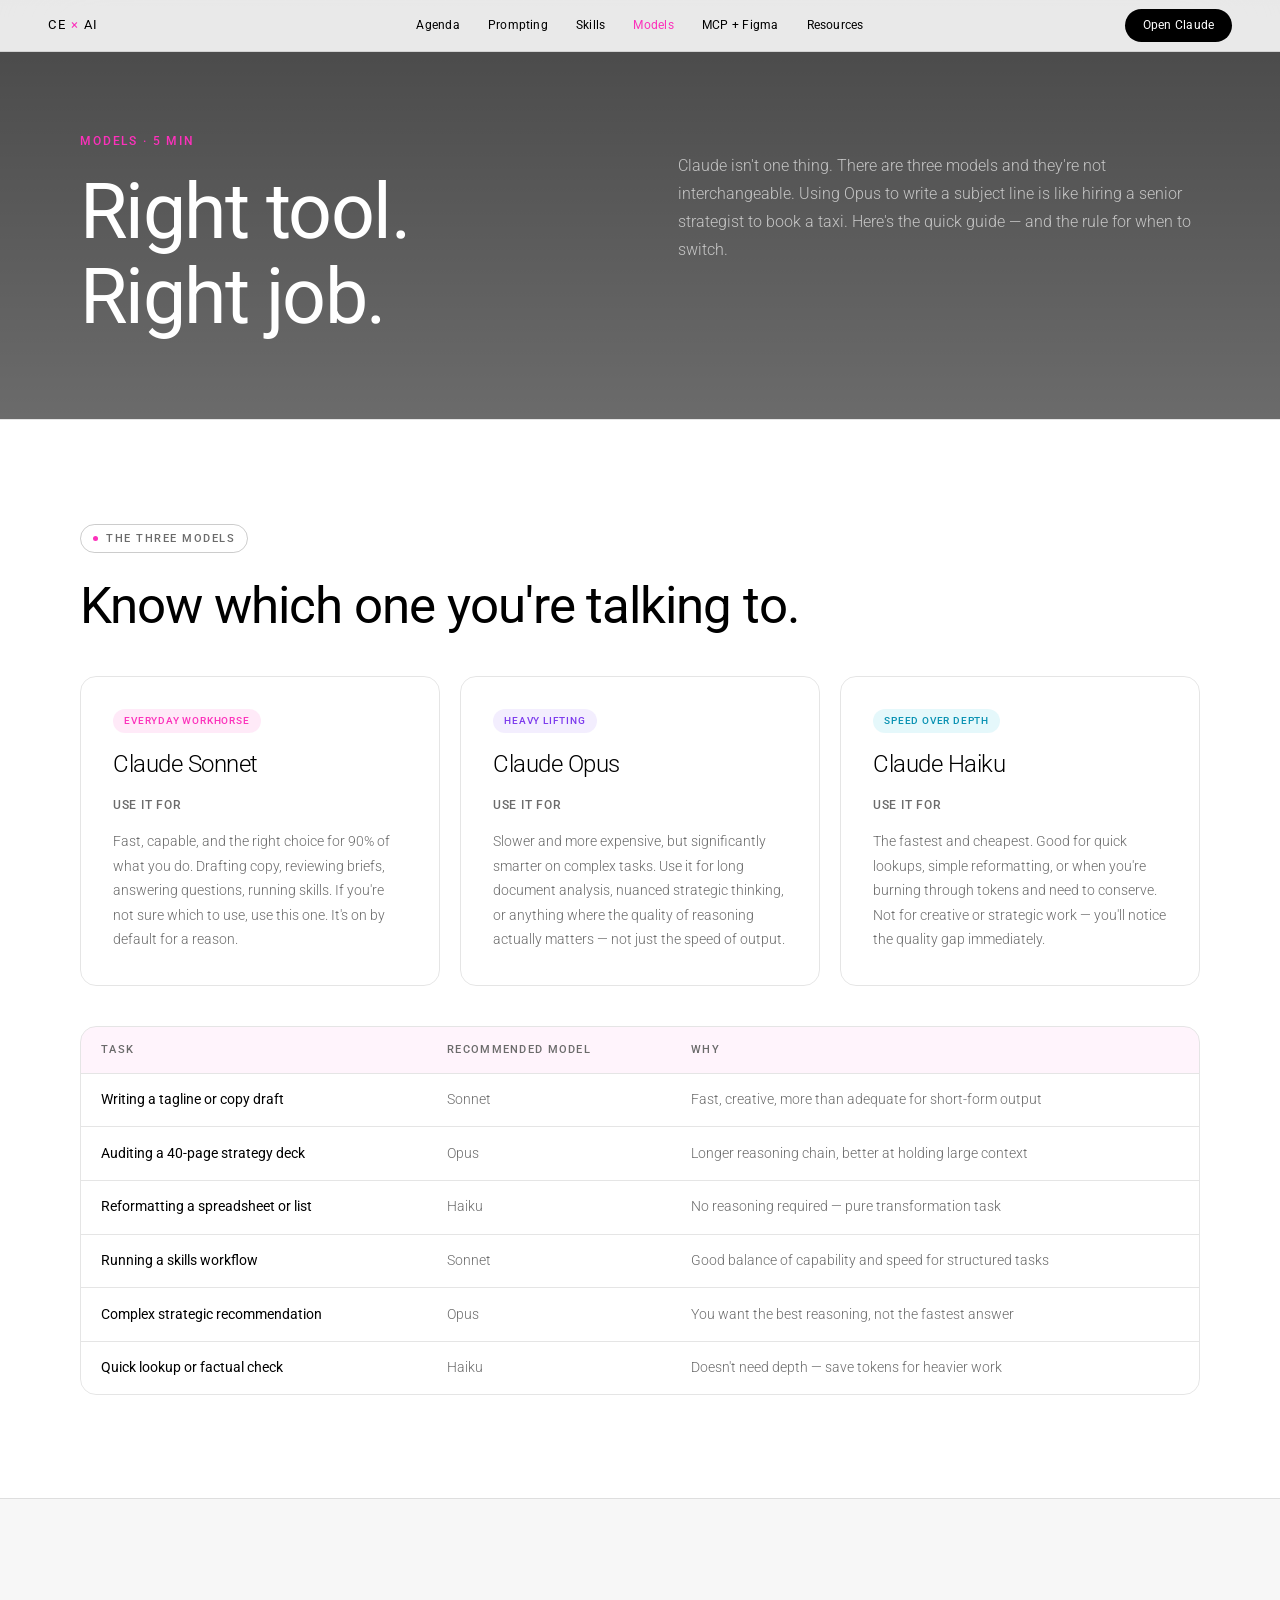
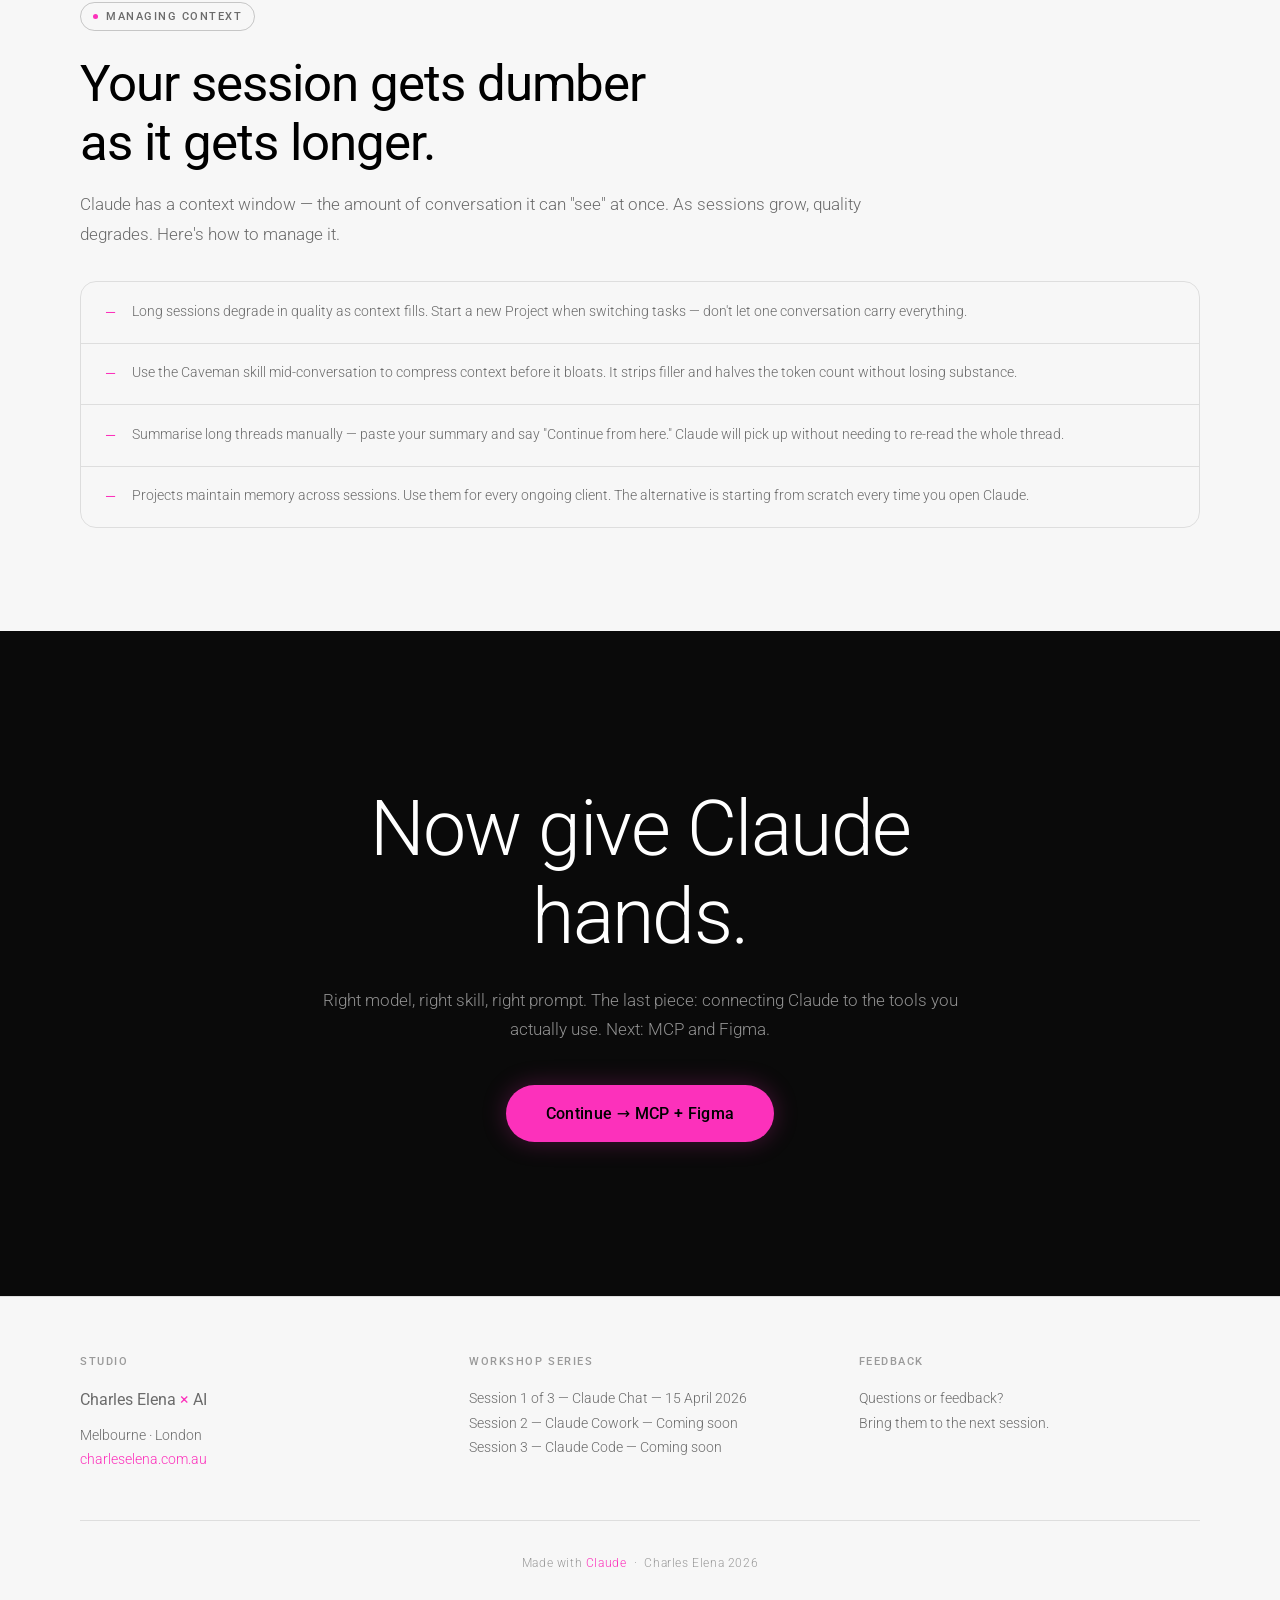
<file: models.html>
<!DOCTYPE html>
<html lang="en">
<head>
  <meta charset="UTF-8">
  <link rel="icon" href="favicon.svg" type="image/svg+xml">
  <meta name="viewport" content="width=device-width, initial-scale=1.0">
  <title>Models & Context — CE × AI Workshop</title>
  <link rel="preconnect" href="https://fonts.googleapis.com">
  <link rel="preconnect" href="https://fonts.gstatic.com" crossorigin>
  <link href="https://fonts.googleapis.com/css2?family=Roboto:wght@300;400;500&display=swap" rel="stylesheet">
  <link rel="stylesheet" href="style.css">
  <style>
    .page-hero { padding: calc(var(--nav-h) + 5rem) 0 5rem; }
    .intro-grid { display: grid; grid-template-columns: 1fr 1fr; gap: clamp(2rem,6vw,5rem); align-items: start; }
    .intro-subhead { font-size: 1rem; font-weight: 300; color: var(--text-muted); margin-top: 1.25rem; line-height: 1.75; }

    /* Three model cards */
    .model-cards { display: grid; grid-template-columns: repeat(3, 1fr); gap: 1.25rem; margin-top: 2.5rem; }
    .model-card {
      border: 1px solid var(--border);
      border-radius: var(--radius-lg);
      padding: 2rem;
      display: flex;
      flex-direction: column;
      gap: 1rem;
      transition: border-color 0.3s, transform 0.35s var(--ease);
    }
    .model-card:hover { border-color: var(--border-strong); transform: translateY(-4px); }

    .model-tag {
      display: inline-flex;
      padding: 0.25rem 0.7rem;
      border-radius: var(--radius-pill);
      font-size: 0.62rem;
      font-weight: 500;
      letter-spacing: 0.08em;
      text-transform: uppercase;
      width: fit-content;
    }
    .model-card:nth-child(1) .model-tag { background: rgba(252,49,187,0.1); color: #fc31bb; }
    .model-card:nth-child(2) .model-tag { background: rgba(139,92,246,0.1); color: #7c3aed; }
    .model-card:nth-child(3) .model-tag { background: rgba(6,182,212,0.1); color: #0891b2; }

    .model-name { font-size: 1.5rem; font-weight: 300; letter-spacing: -0.02em; }
    .model-when { font-size: 0.78rem; font-weight: 500; color: var(--text-muted); letter-spacing: 0.06em; text-transform: uppercase; }
    .model-desc { font-size: 0.9rem; font-weight: 300; color: var(--text-muted); line-height: 1.7; flex: 1; }

    /* Context tips — bordered rows */
    .ctx-list { list-style: none; margin-top: 2rem; border: 1px solid var(--border); border-radius: var(--radius-lg); overflow: hidden; }
    .ctx-list li {
      display: flex;
      gap: 1rem;
      align-items: flex-start;
      padding: 1.1rem 1.5rem;
      font-size: 0.9rem;
      font-weight: 300;
      color: var(--text-muted);
      line-height: 1.7;
      border-bottom: 1px solid var(--border);
    }
    .ctx-list li:last-child { border-bottom: none; }
    .ctx-list li::before { content: '—'; color: var(--accent); font-weight: 400; flex-shrink: 0; margin-top: 0.05rem; }

    /* Quick-ref table */
    .model-ref { margin-top: 2.5rem; }

    @media (max-width: 900px) {
      .intro-grid { grid-template-columns: 1fr; }
      .model-cards { grid-template-columns: 1fr; }
    }
  </style>
</head>
<body>

  <nav id="nav" aria-label="Site navigation">
    <a href="index.html" class="nav-logo">CE <em>×</em> AI</a>
    <button class="nav-burger" id="burger" aria-label="Toggle navigation" aria-expanded="false">
      <svg width="22" height="22" viewBox="0 0 22 22" fill="none" stroke="currentColor" stroke-width="2" stroke-linecap="round">
        <line x1="3" y1="6" x2="19" y2="6"/>
        <line x1="3" y1="11" x2="19" y2="11"/>
        <line x1="3" y1="16" x2="19" y2="16"/>
      </svg>
    </button>
    <ul class="nav-links" role="list">
      <li><a href="index.html">Agenda</a></li>
      <li><a href="prompting.html">Prompting</a></li>
      <li><a href="skills.html">Skills</a></li>
      <li><a href="models.html" class="active">Models</a></li>
      <li><a href="mcp.html">MCP + Figma</a></li>
      <li><a href="resources.html">Resources</a></li>
    </ul>
    <div class="nav-cta">
      <a href="https://claude.ai" target="_blank" rel="noopener noreferrer" class="btn btn-dark" style="padding:0.45rem 1.1rem;font-size:0.75rem;">Open Claude</a>
    </div>
  </nav>

  <main>

    <!-- PAGE HERO -->
    <section class="page-hero page-hero-dark" aria-label="Section introduction">
      <video class="page-hero-video" autoplay muted loop playsinline aria-hidden="true">
        <source src="Videos/408272_Changing_Particles_Animated_3d_By_Finn_Moeller_Artlist_HD.mp4" type="video/mp4">
      </video>
      <div class="page-hero-overlay" aria-hidden="true"></div>
      <div class="container">
        <div class="intro-grid">
          <div>
            <span class="eyebrow-accent reveal">Models · 5 min</span>
            <h1 class="reveal d1">Right tool.<br>Right job.</h1>
          </div>
          <div class="reveal d2">
            <p class="intro-subhead">Claude isn't one thing. There are three models and they're not interchangeable. Using Opus to write a subject line is like hiring a senior strategist to book a taxi. Here's the quick guide — and the rule for when to switch.</p>
          </div>
        </div>
      </div>
    </section>

    <!-- THREE MODELS -->
    <section aria-label="Model comparison">
      <div class="container">
        <span class="section-chip reveal">The Three Models</span>
        <h2 class="reveal d1">Know which one you're talking to.</h2>

        <div class="model-cards">
          <article class="model-card reveal d1">
            <span class="model-tag">Everyday workhorse</span>
            <h3 class="model-name">Claude Sonnet</h3>
            <p class="model-when">Use it for</p>
            <p class="model-desc">Fast, capable, and the right choice for 90% of what you do. Drafting copy, reviewing briefs, answering questions, running skills. If you're not sure which to use, use this one. It's on by default for a reason.</p>
          </article>

          <article class="model-card reveal d2">
            <span class="model-tag">Heavy lifting</span>
            <h3 class="model-name">Claude Opus</h3>
            <p class="model-when">Use it for</p>
            <p class="model-desc">Slower and more expensive, but significantly smarter on complex tasks. Use it for long document analysis, nuanced strategic thinking, or anything where the quality of reasoning actually matters — not just the speed of output.</p>
          </article>

          <article class="model-card reveal d3">
            <span class="model-tag">Speed over depth</span>
            <h3 class="model-name">Claude Haiku</h3>
            <p class="model-when">Use it for</p>
            <p class="model-desc">The fastest and cheapest. Good for quick lookups, simple reformatting, or when you're burning through tokens and need to conserve. Not for creative or strategic work — you'll notice the quality gap immediately.</p>
          </article>
        </div>

        <!-- Quick ref table -->
        <div class="tbl-wrap model-ref reveal">
          <table>
            <thead>
              <tr>
                <th>Task</th>
                <th>Recommended model</th>
                <th>Why</th>
              </tr>
            </thead>
            <tbody>
              <tr>
                <td>Writing a tagline or copy draft</td>
                <td>Sonnet</td>
                <td>Fast, creative, more than adequate for short-form output</td>
              </tr>
              <tr>
                <td>Auditing a 40-page strategy deck</td>
                <td>Opus</td>
                <td>Longer reasoning chain, better at holding large context</td>
              </tr>
              <tr>
                <td>Reformatting a spreadsheet or list</td>
                <td>Haiku</td>
                <td>No reasoning required — pure transformation task</td>
              </tr>
              <tr>
                <td>Running a skills workflow</td>
                <td>Sonnet</td>
                <td>Good balance of capability and speed for structured tasks</td>
              </tr>
              <tr>
                <td>Complex strategic recommendation</td>
                <td>Opus</td>
                <td>You want the best reasoning, not the fastest answer</td>
              </tr>
              <tr>
                <td>Quick lookup or factual check</td>
                <td>Haiku</td>
                <td>Doesn't need depth — save tokens for heavier work</td>
              </tr>
            </tbody>
          </table>
        </div>
      </div>
    </section>

    <!-- CONTEXT TIPS -->
    <section style="background:var(--surface);" aria-label="Context management">
      <div class="container">
        <span class="section-chip reveal">Managing Context</span>
        <h2 class="reveal d1">Your session gets dumber<br>as it gets longer.</h2>
        <p class="section-intro reveal d2">Claude has a context window — the amount of conversation it can "see" at once. As sessions grow, quality degrades. Here's how to manage it.</p>

        <ul class="ctx-list reveal">
          <li>Long sessions degrade in quality as context fills. Start a new Project when switching tasks — don't let one conversation carry everything.</li>
          <li>Use the Caveman skill mid-conversation to compress context before it bloats. It strips filler and halves the token count without losing substance.</li>
          <li>Summarise long threads manually — paste your summary and say "Continue from here." Claude will pick up without needing to re-read the whole thread.</li>
          <li>Projects maintain memory across sessions. Use them for every ongoing client. The alternative is starting from scratch every time you open Claude.</li>
        </ul>
      </div>
    </section>

    <!-- END CTA -->
    <section class="end-cta" aria-label="Continue to MCP tools">
      <div class="container">
        <h2>Now give Claude<br>hands.</h2>
        <p>Right model, right skill, right prompt. The last piece: connecting Claude to the tools you actually use. Next: MCP and Figma.</p>
        <a href="mcp.html" class="btn btn-accent" style="font-size:1rem;padding:1rem 2.5rem;">Continue → MCP + Figma</a>
      </div>
    </section>

  </main>

  <footer>
    <div class="container">
      <div class="footer-grid">
        <div>
          <span class="footer-lbl">Studio</span>
          <p class="footer-wordmark">Charles Elena <em>×</em> AI</p>
          <p>Melbourne · London<br><a href="https://www.charleselena.com.au" target="_blank" rel="noopener noreferrer">charleselena.com.au</a></p>
        </div>
        <div>
          <span class="footer-lbl">Workshop Series</span>
          <p>Session 1 of 3 — Claude Chat — 15 April 2026</p>
          <p>Session 2 — Claude Cowork — Coming soon</p>
          <p>Session 3 — Claude Code — Coming soon</p>
        </div>
        <div>
          <span class="footer-lbl">Feedback</span>
          <p>Questions or feedback?<br>Bring them to the next session.</p>
        </div>
      </div>
      <p class="footer-bottom">Made with <em>Claude</em> &nbsp;·&nbsp; Charles Elena 2026</p>
    </div>
  </footer>

  <script>
    const nav = document.getElementById('nav');
    const burger = document.getElementById('burger');
    burger.addEventListener('click', () => { const open = nav.classList.toggle('open'); burger.setAttribute('aria-expanded', open); });
    nav.querySelectorAll('.nav-links a').forEach(a => a.addEventListener('click', () => { nav.classList.remove('open'); burger.setAttribute('aria-expanded', 'false'); }));
    const obs = new IntersectionObserver(entries => { entries.forEach(e => { if (e.isIntersecting) { e.target.classList.add('in'); obs.unobserve(e.target); } }); }, { threshold: 0.1, rootMargin: '0px 0px -40px 0px' });
    document.querySelectorAll('.reveal').forEach(el => obs.observe(el));
  </script>

</body>
</html>
</file>
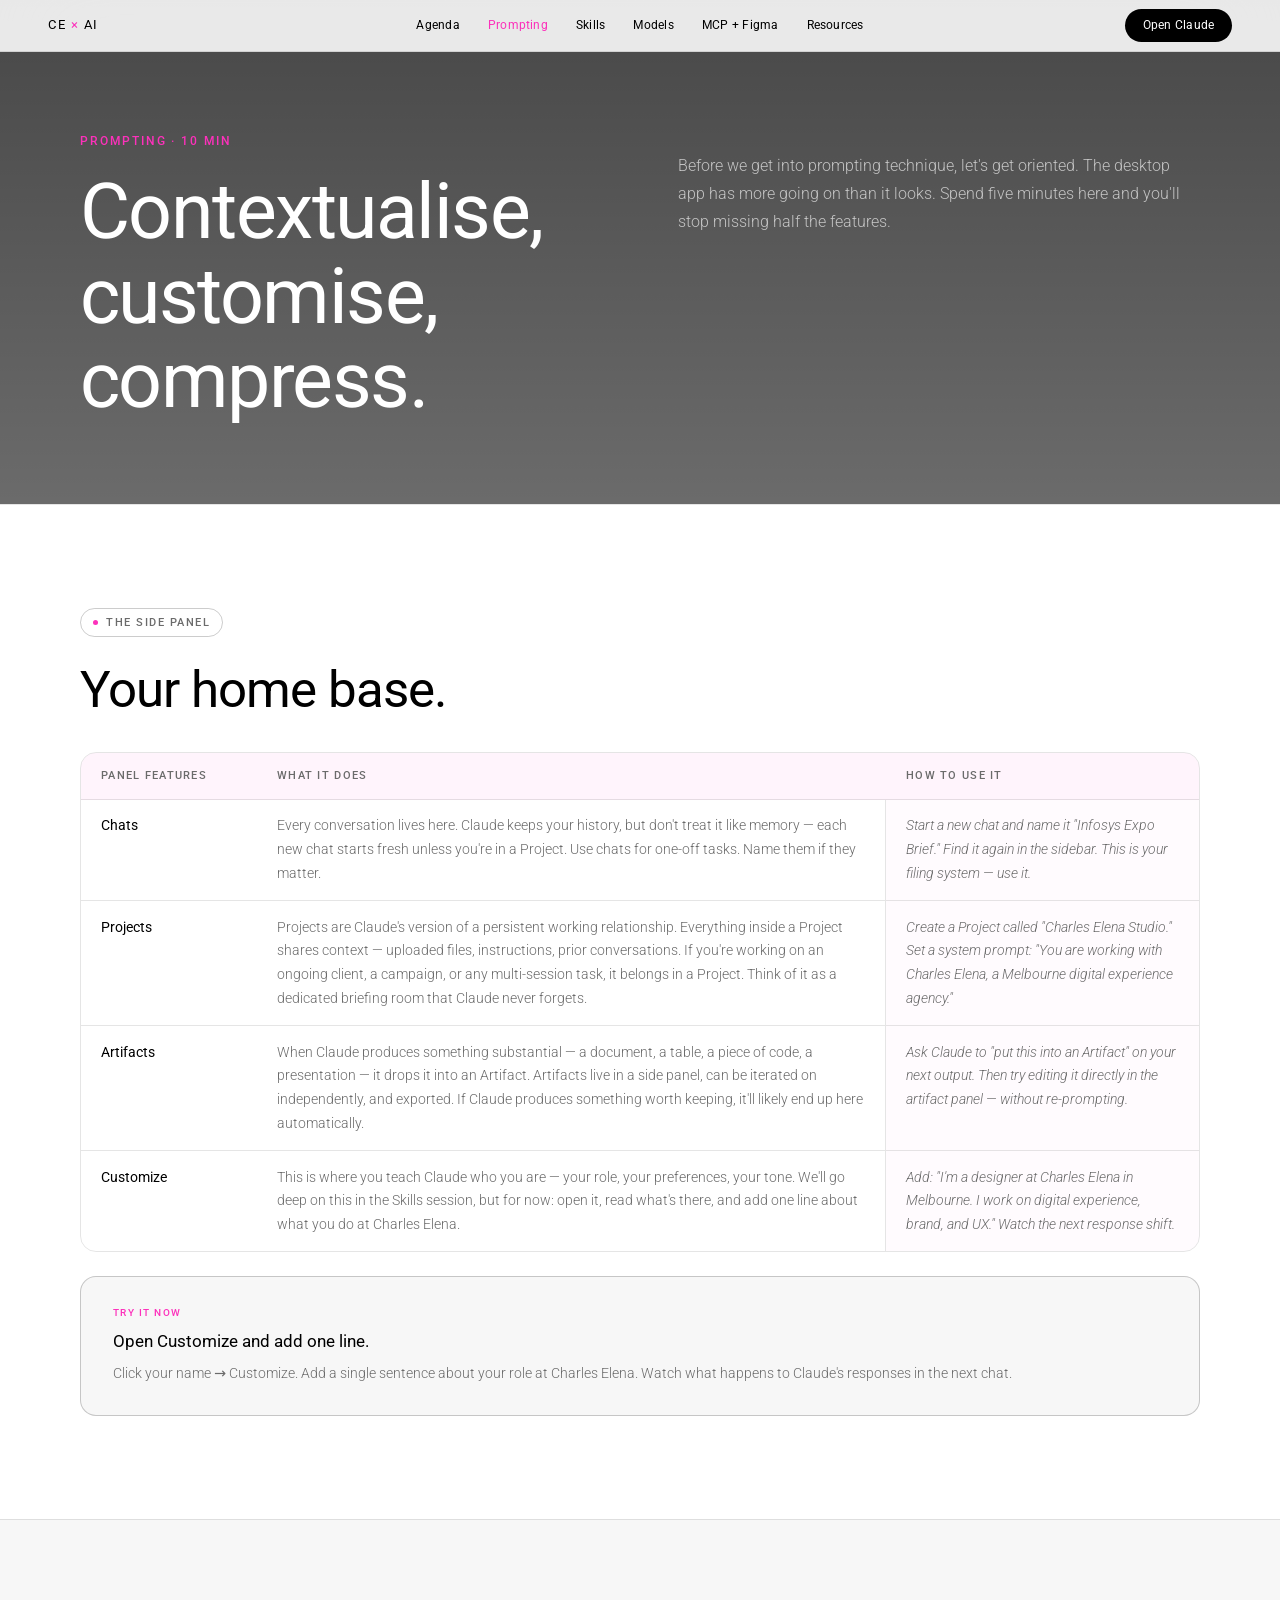
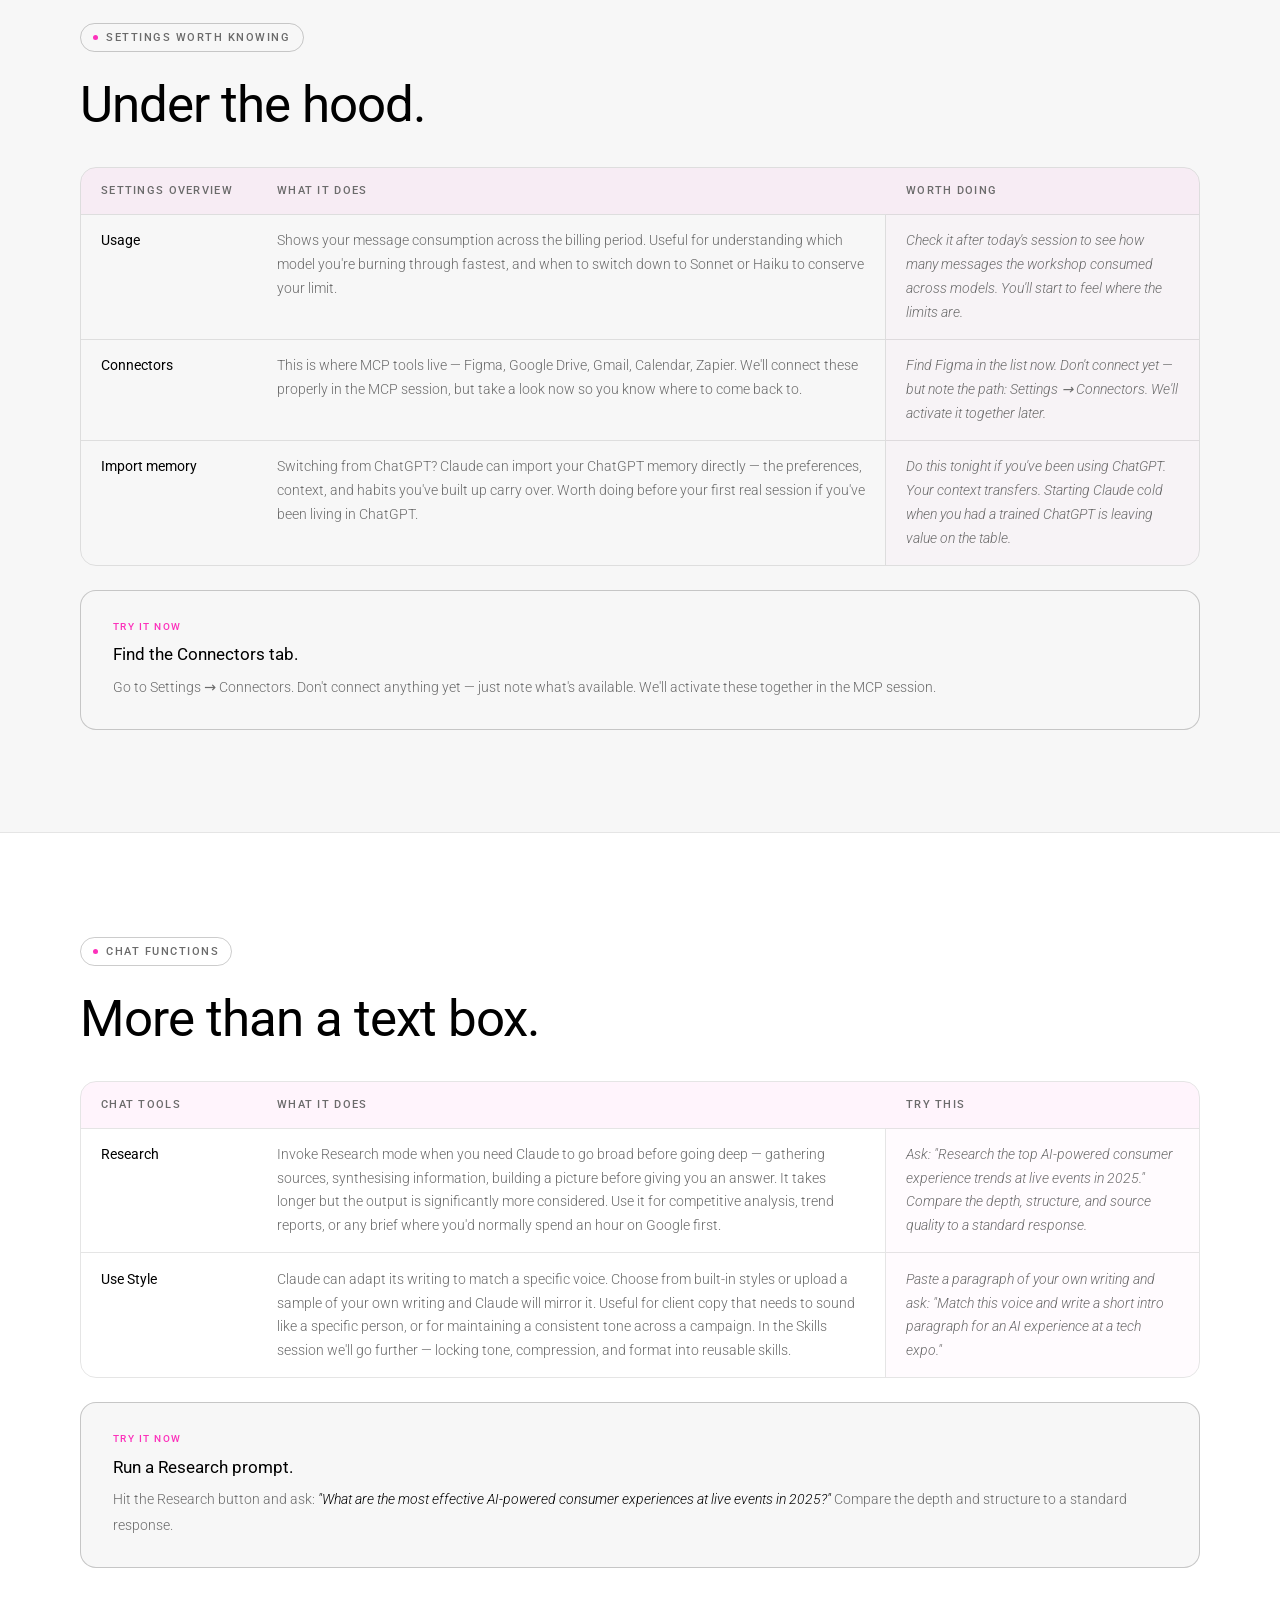
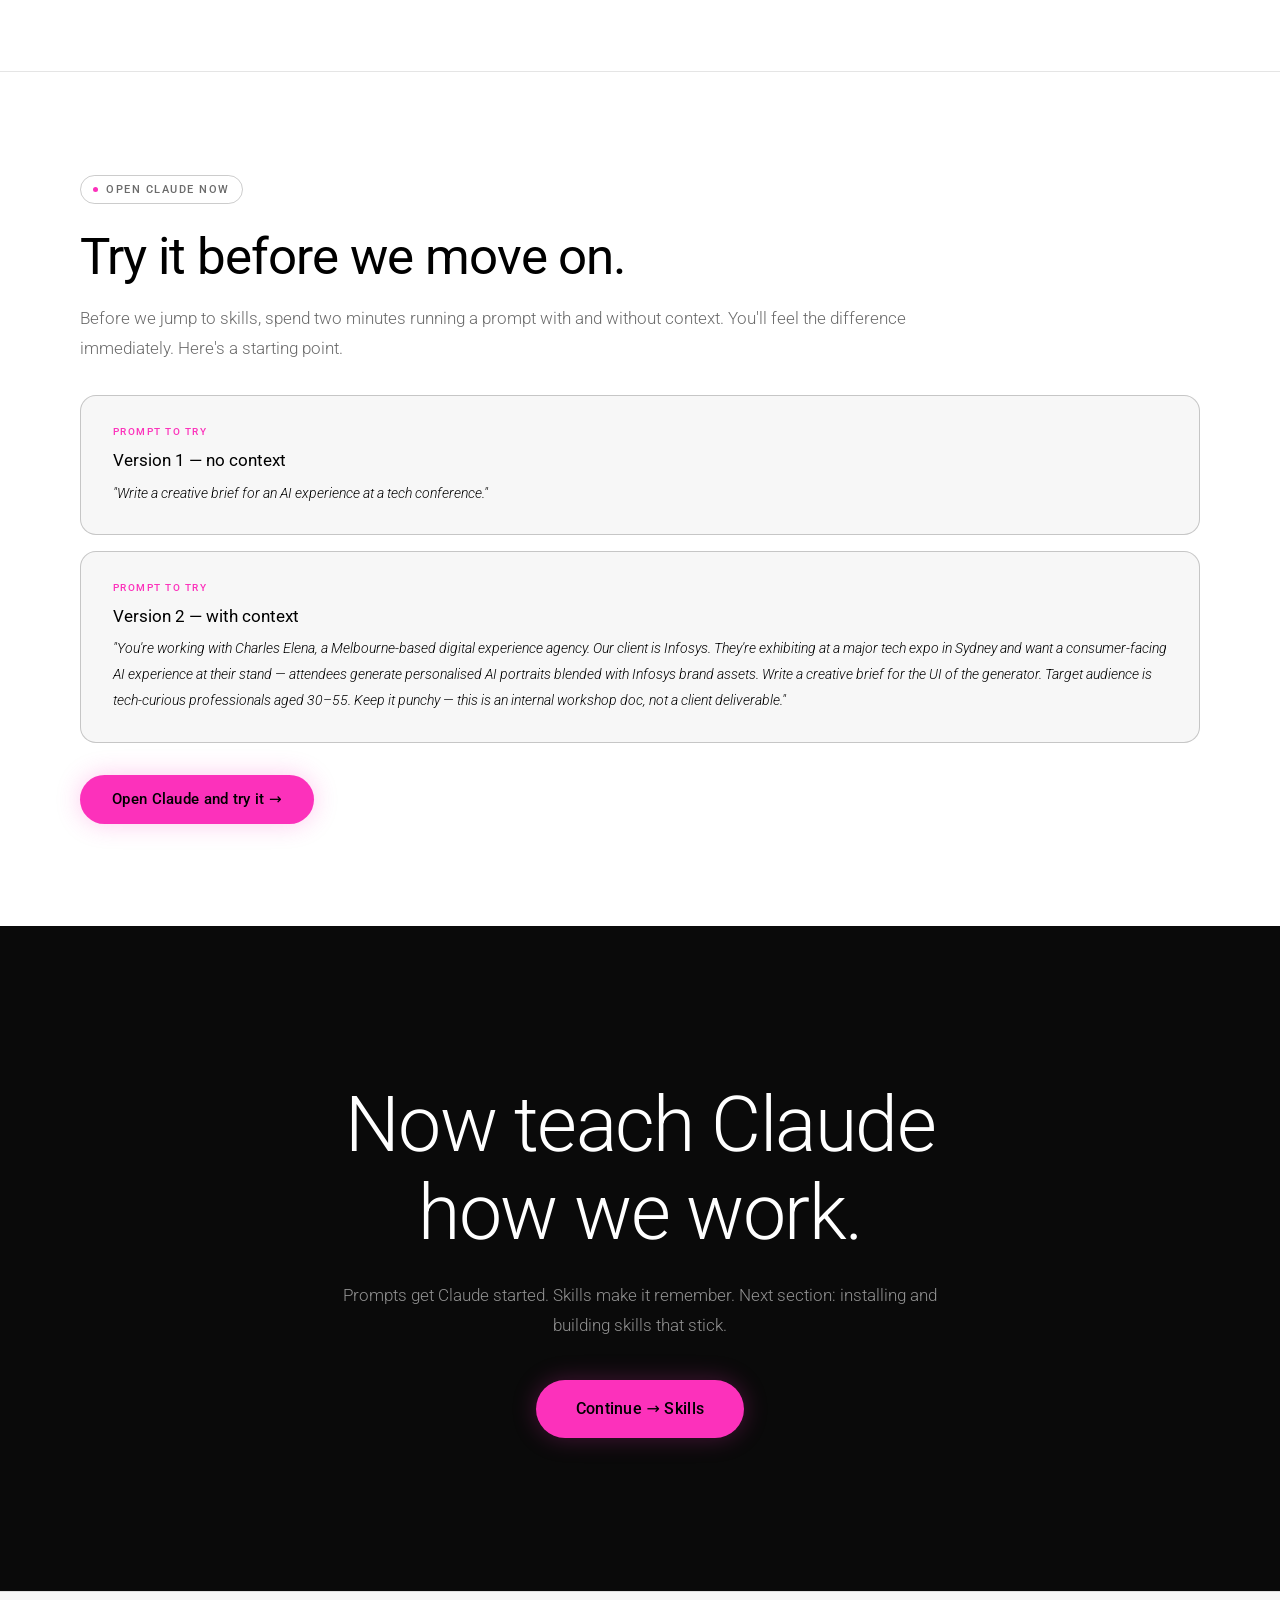
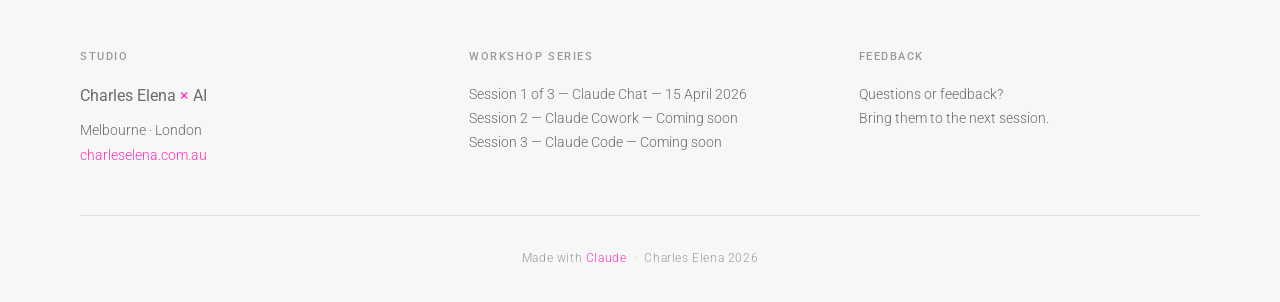
<file: prompting.html>
<!DOCTYPE html>
<html lang="en">
<head>
  <meta charset="UTF-8">
  <link rel="icon" href="favicon.svg" type="image/svg+xml">
  <meta name="viewport" content="width=device-width, initial-scale=1.0">
  <title>Prompting & Plan Mode — CE × AI Workshop</title>
  <link rel="preconnect" href="https://fonts.googleapis.com">
  <link rel="preconnect" href="https://fonts.gstatic.com" crossorigin>
  <link href="https://fonts.googleapis.com/css2?family=Roboto:wght@300;400;500&display=swap" rel="stylesheet">
  <link rel="stylesheet" href="style.css">
  <style>
    .page-hero { padding: calc(var(--nav-h) + 5rem) 0 5rem; }

    /* Two-col intro layout */
    .intro-grid { display: grid; grid-template-columns: 1fr 1fr; gap: clamp(2rem, 6vw, 5rem); align-items: start; }
    .intro-subhead { font-size: 1rem; font-weight: 300; color: var(--text-muted); margin-top: 1.25rem; line-height: 1.75; }

    /* Prompting page tables — three-column layout */
    .prompting-tbl td:first-child { width: 11rem; min-width: 9rem; }
    .prompting-tbl td:nth-child(3) {
      width: 28%;
      background: rgba(252,49,187,0.02);
      border-left: 1px solid var(--border);
      font-style: italic;
      color: var(--text-muted);
    }
    .prompting-tbl tbody tr:hover td:nth-child(3) { background: rgba(252,49,187,0.04); }

    /* Tips three-up */
    .tips-grid { display: grid; grid-template-columns: repeat(3, 1fr); gap: 1.5rem; margin-top: 2rem; }
    .tip-card {
      background: var(--surface);
      border: 1px solid var(--border);
      border-radius: var(--radius-lg);
      padding: 1.75rem;
      display: flex;
      flex-direction: column;
      gap: 0.75rem;
      transition: border-color 0.3s;
    }
    .tip-card:hover { border-color: var(--border-strong); }
    .tip-num-large {
      font-size: 2.5rem;
      font-weight: 300;
      color: rgba(0,0,0,0.08);
      line-height: 1;
      letter-spacing: -0.03em;
    }
    .tip-card h3 { font-size: 1rem; font-weight: 400; }
    .tip-card p { font-size: 0.875rem; font-weight: 300; color: var(--text-muted); line-height: 1.7; }

    @media (max-width: 900px) {
      .intro-grid { grid-template-columns: 1fr; }
      .tips-grid { grid-template-columns: 1fr; }
    }
  </style>
</head>
<body>

  <nav id="nav" aria-label="Site navigation">
    <a href="index.html" class="nav-logo">CE <em>×</em> AI</a>
    <button class="nav-burger" id="burger" aria-label="Toggle navigation" aria-expanded="false">
      <svg width="22" height="22" viewBox="0 0 22 22" fill="none" stroke="currentColor" stroke-width="2" stroke-linecap="round">
        <line x1="3" y1="6" x2="19" y2="6"/>
        <line x1="3" y1="11" x2="19" y2="11"/>
        <line x1="3" y1="16" x2="19" y2="16"/>
      </svg>
    </button>
    <ul class="nav-links" role="list">
      <li><a href="index.html">Agenda</a></li>
      <li><a href="prompting.html" class="active">Prompting</a></li>
      <li><a href="skills.html">Skills</a></li>
      <li><a href="models.html">Models</a></li>
      <li><a href="mcp.html">MCP + Figma</a></li>
      <li><a href="resources.html">Resources</a></li>
    </ul>
    <div class="nav-cta">
      <a href="https://claude.ai" target="_blank" rel="noopener noreferrer" class="btn btn-dark" style="padding:0.45rem 1.1rem;font-size:0.75rem;">Open Claude</a>
    </div>
  </nav>

  <main>

    <!-- PAGE HERO -->
    <section class="page-hero page-hero-dark" aria-label="Section introduction">
      <video class="page-hero-video" autoplay muted loop playsinline aria-hidden="true">
        <source src="Videos/408272_Changing_Particles_Animated_3d_By_Finn_Moeller_Artlist_HD.mp4" type="video/mp4">
      </video>
      <div class="page-hero-overlay" aria-hidden="true"></div>
      <div class="container">
        <div class="intro-grid">
          <div>
            <span class="eyebrow-accent reveal">Prompting · 10 min</span>
            <h1 class="reveal d1">Contextualise,<br>customise, compress.</h1>
          </div>
          <div class="reveal d2">
            <p class="intro-subhead">Before we get into prompting technique, let's get oriented. The desktop app has more going on than it looks. Spend five minutes here and you'll stop missing half the features.</p>
          </div>
        </div>
      </div>
    </section>

    <!-- THE SIDE PANEL -->
    <section aria-label="The side panel">
      <div class="container">
        <span class="section-chip reveal">The Side Panel</span>
        <h2 class="reveal d1">Your home base.</h2>

        <div class="tbl-wrap reveal">
          <table class="prompting-tbl">
            <thead>
              <tr>
                <th>Panel features</th>
                <th>What it does</th>
                <th>How to use it</th>
              </tr>
            </thead>
            <tbody>
              <tr>
                <td>Chats</td>
                <td>Every conversation lives here. Claude keeps your history, but don't treat it like memory — each new chat starts fresh unless you're in a Project. Use chats for one-off tasks. Name them if they matter.</td>
                <td>Start a new chat and name it "Infosys Expo Brief." Find it again in the sidebar. This is your filing system — use it.</td>
              </tr>
              <tr>
                <td>Projects</td>
                <td>Projects are Claude's version of a persistent working relationship. Everything inside a Project shares context — uploaded files, instructions, prior conversations. If you're working on an ongoing client, a campaign, or any multi-session task, it belongs in a Project. Think of it as a dedicated briefing room that Claude never forgets.</td>
                <td>Create a Project called "Charles Elena Studio." Set a system prompt: "You are working with Charles Elena, a Melbourne digital experience agency."</td>
              </tr>
              <tr>
                <td>Artifacts</td>
                <td>When Claude produces something substantial — a document, a table, a piece of code, a presentation — it drops it into an Artifact. Artifacts live in a side panel, can be iterated on independently, and exported. If Claude produces something worth keeping, it'll likely end up here automatically.</td>
                <td>Ask Claude to "put this into an Artifact" on your next output. Then try editing it directly in the artifact panel — without re-prompting.</td>
              </tr>
              <tr>
                <td>Customize</td>
                <td>This is where you teach Claude who you are — your role, your preferences, your tone. We'll go deep on this in the Skills session, but for now: open it, read what's there, and add one line about what you do at Charles Elena.</td>
                <td>Add: "I'm a designer at Charles Elena in Melbourne. I work on digital experience, brand, and UX." Watch the next response shift.</td>
              </tr>
            </tbody>
          </table>
        </div>

        <div class="callout callout-demo reveal" style="margin-top:1.5rem;">
          <span class="callout-lbl">Try it now</span>
          <h3 class="callout-title">Open Customize and add one line.</h3>
          <p class="callout-body">Click your name → Customize. Add a single sentence about your role at Charles Elena. Watch what happens to Claude's responses in the next chat.</p>
        </div>
      </div>
    </section>

    <!-- SETTINGS -->
    <section style="background:var(--surface);" aria-label="Settings worth knowing">
      <div class="container">
        <span class="section-chip reveal">Settings Worth Knowing</span>
        <h2 class="reveal d1">Under the hood.</h2>

        <div class="tbl-wrap reveal">
          <table class="prompting-tbl">
            <thead>
              <tr>
                <th>Settings overview</th>
                <th>What it does</th>
                <th>Worth doing</th>
              </tr>
            </thead>
            <tbody>
              <tr>
                <td>Usage</td>
                <td>Shows your message consumption across the billing period. Useful for understanding which model you're burning through fastest, and when to switch down to Sonnet or Haiku to conserve your limit.</td>
                <td>Check it after today's session to see how many messages the workshop consumed across models. You'll start to feel where the limits are.</td>
              </tr>
              <tr>
                <td>Connectors</td>
                <td>This is where MCP tools live — Figma, Google Drive, Gmail, Calendar, Zapier. We'll connect these properly in the MCP session, but take a look now so you know where to come back to.</td>
                <td>Find Figma in the list now. Don't connect yet — but note the path: Settings → Connectors. We'll activate it together later.</td>
              </tr>
              <tr>
                <td>Import memory</td>
                <td>Switching from ChatGPT? Claude can import your ChatGPT memory directly — the preferences, context, and habits you've built up carry over. Worth doing before your first real session if you've been living in ChatGPT.</td>
                <td>Do this tonight if you've been using ChatGPT. Your context transfers. Starting Claude cold when you had a trained ChatGPT is leaving value on the table.</td>
              </tr>
            </tbody>
          </table>
        </div>

        <div class="callout callout-demo reveal" style="margin-top:1.5rem;">
          <span class="callout-lbl">Try it now</span>
          <h3 class="callout-title">Find the Connectors tab.</h3>
          <p class="callout-body">Go to Settings → Connectors. Don't connect anything yet — just note what's available. We'll activate these together in the MCP session.</p>
        </div>
      </div>
    </section>

    <!-- CHAT FUNCTIONS -->
    <section aria-label="Chat functions">
      <div class="container">
        <span class="section-chip reveal">Chat Functions</span>
        <h2 class="reveal d1">More than a text box.</h2>

        <div class="tbl-wrap reveal">
          <table class="prompting-tbl">
            <thead>
              <tr>
                <th>Chat tools</th>
                <th>What it does</th>
                <th>Try this</th>
              </tr>
            </thead>
            <tbody>
              <tr>
                <td>Research</td>
                <td>Invoke Research mode when you need Claude to go broad before going deep — gathering sources, synthesising information, building a picture before giving you an answer. It takes longer but the output is significantly more considered. Use it for competitive analysis, trend reports, or any brief where you'd normally spend an hour on Google first.</td>
                <td>Ask: "Research the top AI-powered consumer experience trends at live events in 2025." Compare the depth, structure, and source quality to a standard response.</td>
              </tr>
              <tr>
                <td>Use Style</td>
                <td>Claude can adapt its writing to match a specific voice. Choose from built-in styles or upload a sample of your own writing and Claude will mirror it. Useful for client copy that needs to sound like a specific person, or for maintaining a consistent tone across a campaign. In the Skills session we'll go further — locking tone, compression, and format into reusable skills.</td>
                <td>Paste a paragraph of your own writing and ask: "Match this voice and write a short intro paragraph for an AI experience at a tech expo."</td>
              </tr>
            </tbody>
          </table>
        </div>

        <div class="callout callout-demo reveal" style="margin-top:1.5rem;">
          <span class="callout-lbl">Try it now</span>
          <h3 class="callout-title">Run a Research prompt.</h3>
          <p class="callout-body">Hit the Research button and ask: <em>"What are the most effective AI-powered consumer experiences at live events in 2025?"</em> Compare the depth and structure to a standard response.</p>
        </div>
      </div>
    </section>

    <!-- WHAT TO OPEN NOW -->
    <section aria-label="Actions to take now">
      <div class="container">
        <span class="section-chip reveal">Open Claude Now</span>
        <h2 class="reveal d1">Try it before we move on.</h2>
        <p class="section-intro reveal d2">Before we jump to skills, spend two minutes running a prompt with and without context. You'll feel the difference immediately. Here's a starting point.</p>

        <div class="callout callout-demo reveal" style="margin-top:2rem;">
          <span class="callout-lbl">Prompt to try</span>
          <h3 class="callout-title">Version 1 — no context</h3>
          <p class="callout-body"><em>"Write a creative brief for an AI experience at a tech conference."</em></p>
        </div>

        <div class="callout callout-demo reveal" style="margin-top:1rem;">
          <span class="callout-lbl">Prompt to try</span>
          <h3 class="callout-title">Version 2 — with context</h3>
          <p class="callout-body"><em>"You're working with Charles Elena, a Melbourne-based digital experience agency. Our client is Infosys. They're exhibiting at a major tech expo in Sydney and want a consumer-facing AI experience at their stand — attendees generate personalised AI portraits blended with Infosys brand assets. Write a creative brief for the UI of the generator. Target audience is tech-curious professionals aged 30–55. Keep it punchy — this is an internal workshop doc, not a client deliverable."</em></p>
        </div>

        <div style="margin-top:2rem;" class="reveal">
          <a href="https://claude.ai" target="_blank" rel="noopener noreferrer" class="btn btn-accent" style="font-size:0.95rem;">Open Claude and try it →</a>
        </div>
      </div>
    </section>

    <!-- END CTA -->
    <section class="end-cta" aria-label="Continue to skills">
      <div class="container">
        <h2>Now teach Claude<br>how we work.</h2>
        <p>Prompts get Claude started. Skills make it remember. Next section: installing and building skills that stick.</p>
        <a href="skills.html" class="btn btn-accent" style="font-size:1rem;padding:1rem 2.5rem;">Continue → Skills</a>
      </div>
    </section>

  </main>

  <footer>
    <div class="container">
      <div class="footer-grid">
        <div>
          <span class="footer-lbl">Studio</span>
          <p class="footer-wordmark">Charles Elena <em>×</em> AI</p>
          <p>Melbourne · London<br><a href="https://www.charleselena.com.au" target="_blank" rel="noopener noreferrer">charleselena.com.au</a></p>
        </div>
        <div>
          <span class="footer-lbl">Workshop Series</span>
          <p>Session 1 of 3 — Claude Chat — 15 April 2026</p>
          <p>Session 2 — Claude Cowork — Coming soon</p>
          <p>Session 3 — Claude Code — Coming soon</p>
        </div>
        <div>
          <span class="footer-lbl">Feedback</span>
          <p>Questions or feedback?<br>Bring them to the next session.</p>
        </div>
      </div>
      <p class="footer-bottom">Made with <em>Claude</em> &nbsp;·&nbsp; Charles Elena 2026</p>
    </div>
  </footer>

  <script>
    const nav = document.getElementById('nav');
    const burger = document.getElementById('burger');
    burger.addEventListener('click', () => {
      const open = nav.classList.toggle('open');
      burger.setAttribute('aria-expanded', open);
    });
    nav.querySelectorAll('.nav-links a').forEach(a =>
      a.addEventListener('click', () => { nav.classList.remove('open'); burger.setAttribute('aria-expanded', 'false'); })
    );
    const obs = new IntersectionObserver(entries => {
      entries.forEach(e => { if (e.isIntersecting) { e.target.classList.add('in'); obs.unobserve(e.target); } });
    }, { threshold: 0.1, rootMargin: '0px 0px -40px 0px' });
    document.querySelectorAll('.reveal').forEach(el => obs.observe(el));
  </script>

</body>
</html>
</file>
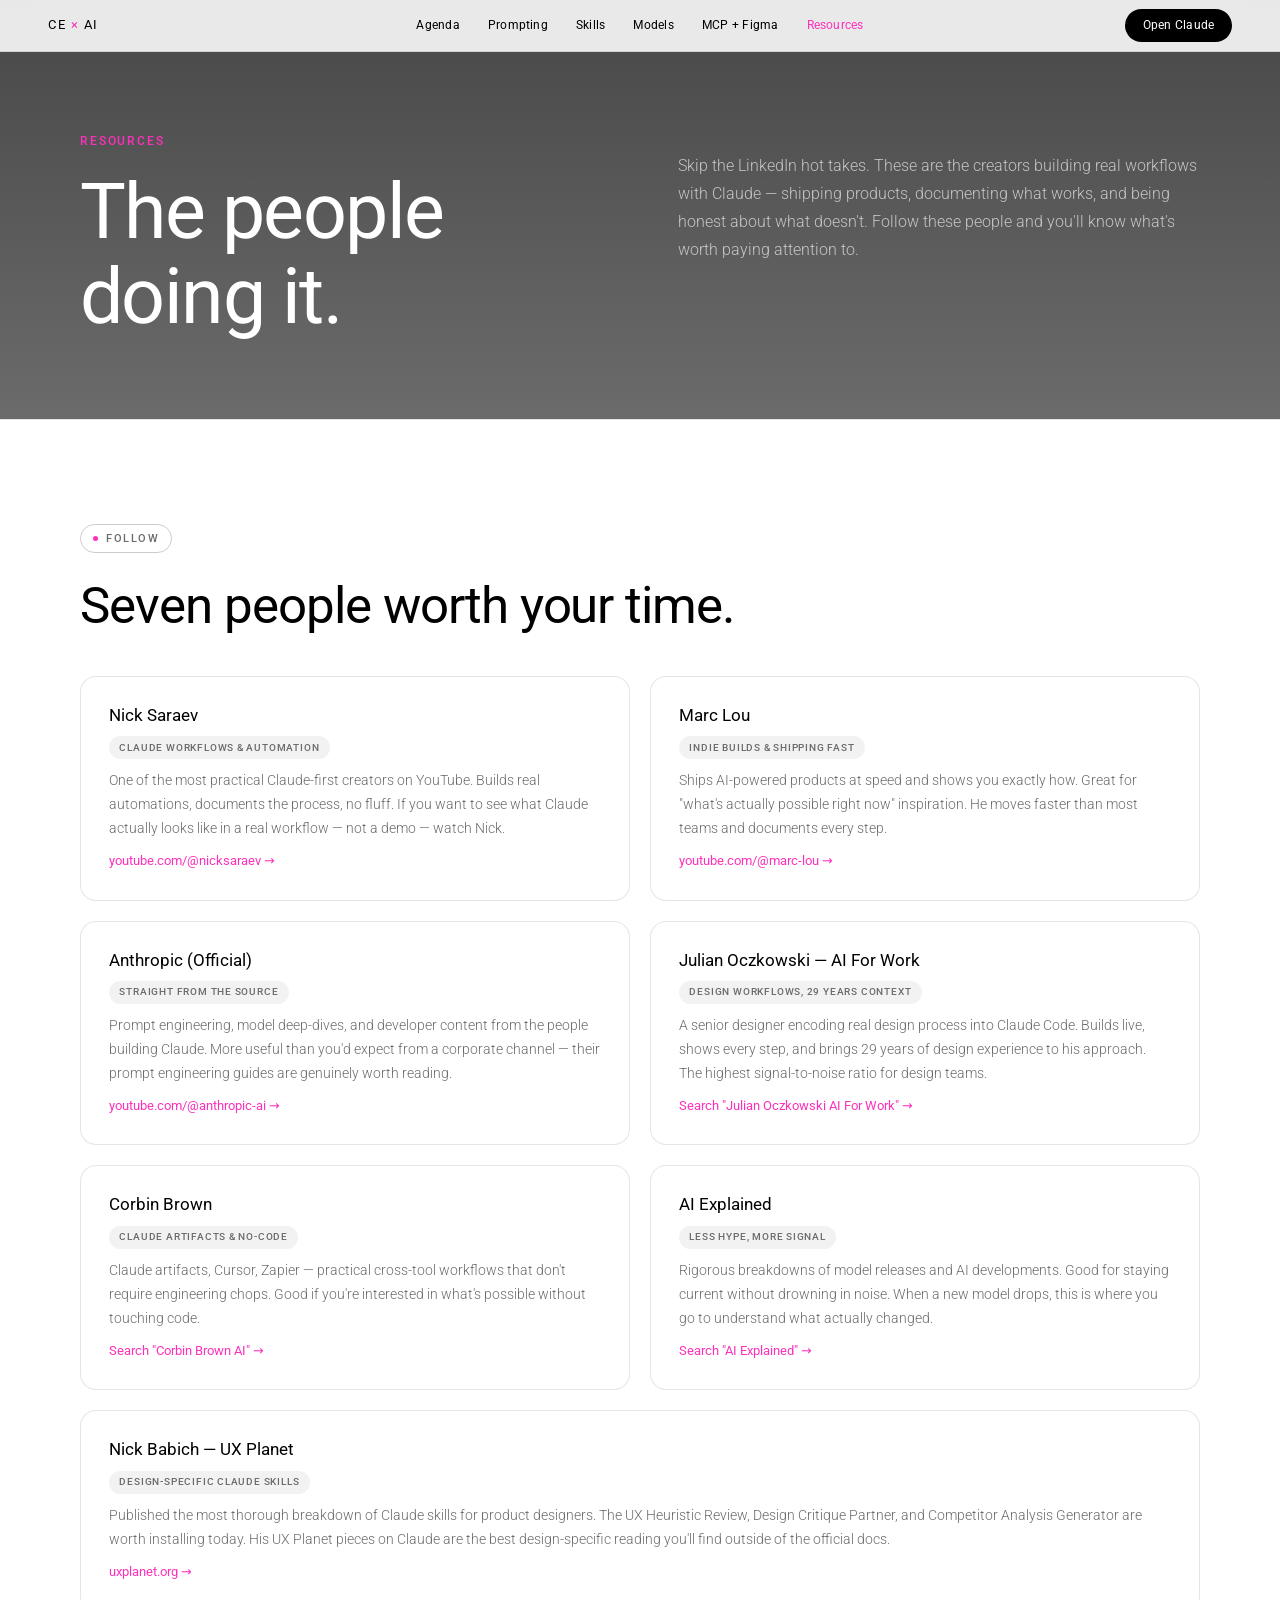
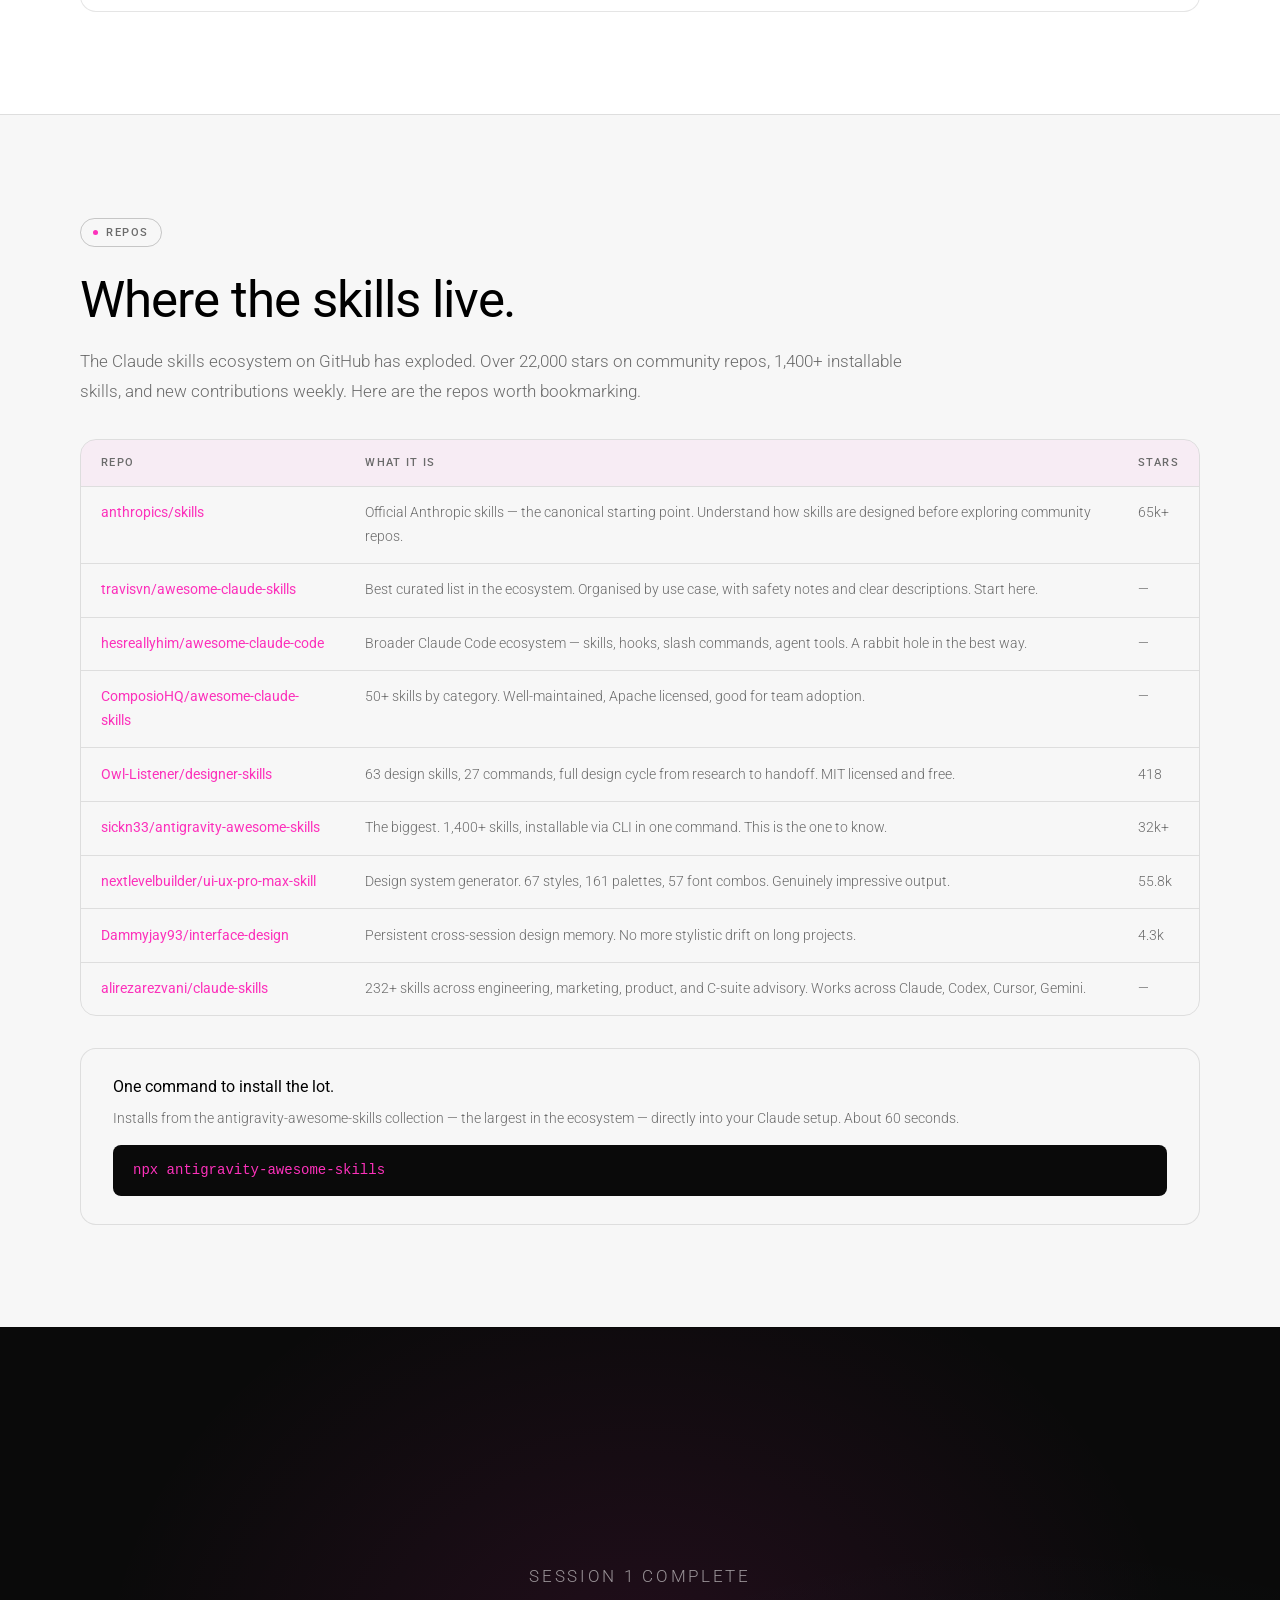
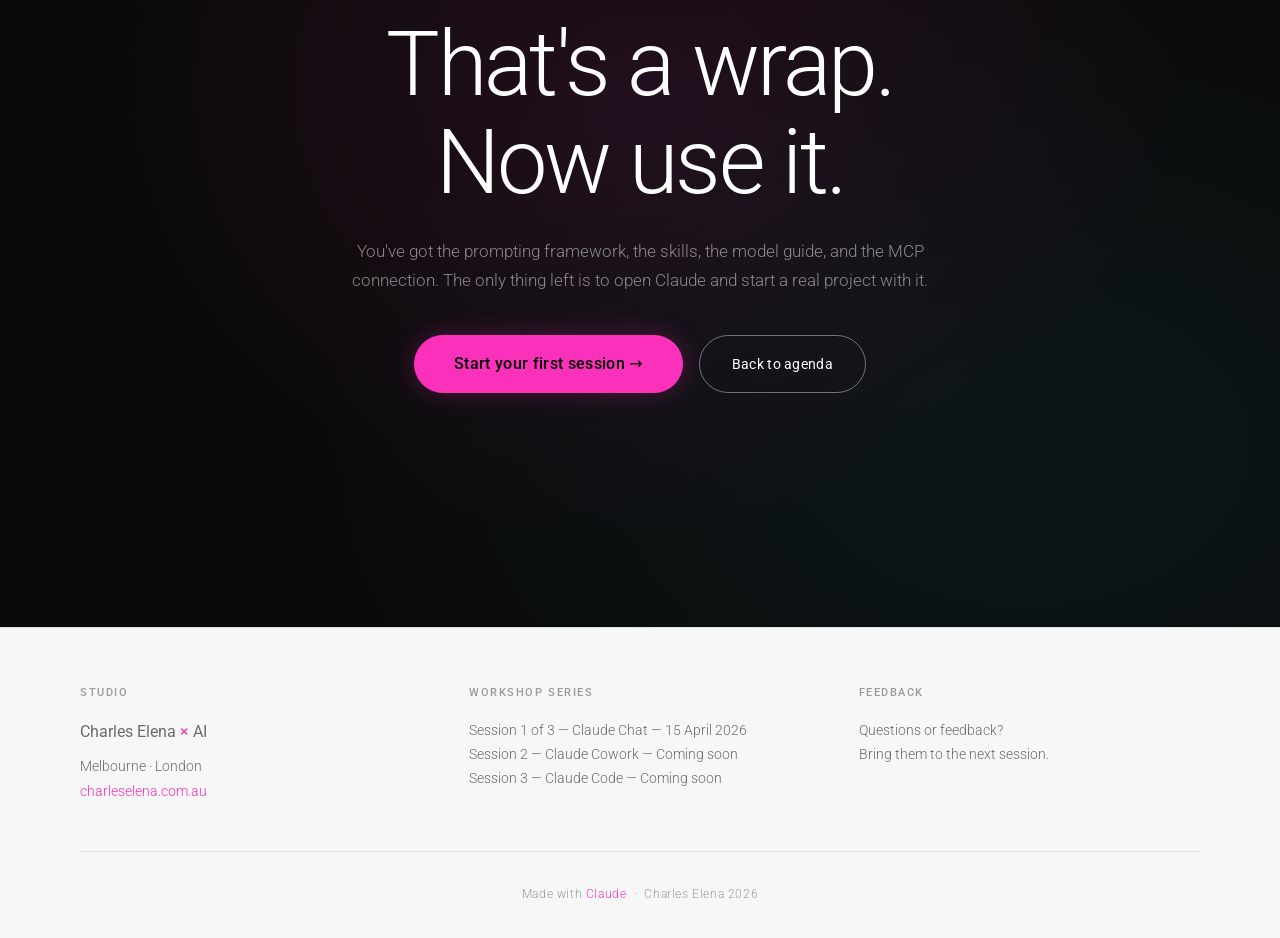
<file: resources.html>
<!DOCTYPE html>
<html lang="en">
<head>
  <meta charset="UTF-8">
  <link rel="icon" href="favicon.svg" type="image/svg+xml">
  <meta name="viewport" content="width=device-width, initial-scale=1.0">
  <title>Resources — CE × AI Workshop</title>
  <link rel="preconnect" href="https://fonts.googleapis.com">
  <link rel="preconnect" href="https://fonts.gstatic.com" crossorigin>
  <link href="https://fonts.googleapis.com/css2?family=Roboto:wght@300;400;500&display=swap" rel="stylesheet">
  <link rel="stylesheet" href="style.css">
  <style>
    .page-hero { padding: calc(var(--nav-h) + 5rem) 0 5rem; }
    .intro-grid { display: grid; grid-template-columns: 1fr 1fr; gap: clamp(2rem,6vw,5rem); align-items: start; }
    .intro-subhead { font-size: 1rem; font-weight: 300; color: var(--text-muted); margin-top: 1.25rem; line-height: 1.75; }

    /* Creator grid */
    .creator-grid { display: grid; grid-template-columns: repeat(2, 1fr); gap: 1.25rem; margin-top: 2.5rem; }
    .creator-card {
      background: #fff;
      border: 1px solid var(--border);
      border-radius: var(--radius-lg);
      padding: 1.75rem;
      display: flex;
      flex-direction: column;
      gap: 0.65rem;
      transition: border-color 0.3s, transform 0.35s var(--ease);
    }
    .creator-card:hover { border-color: var(--border-strong); transform: translateY(-3px); }
    .creator-name { font-size: 1.05rem; font-weight: 400; }
    .creator-tag {
      display: inline-flex;
      padding: 0.22rem 0.65rem;
      border-radius: var(--radius-pill);
      font-size: 0.62rem;
      font-weight: 500;
      letter-spacing: 0.08em;
      text-transform: uppercase;
      background: rgba(0,0,0,0.05);
      color: var(--text-muted);
      width: fit-content;
    }
    .creator-desc { font-size: 0.875rem; font-weight: 300; color: var(--text-muted); line-height: 1.7; flex: 1; }
    .creator-link { font-size: 0.8rem; color: var(--accent); text-decoration: none; font-weight: 400; }
    .creator-link:hover { text-decoration: underline; }

    /* Last creator card spans both columns */
    .creator-card.span2 { grid-column: 1 / -1; }

    @media (max-width: 900px) {
      .intro-grid { grid-template-columns: 1fr; }
      .creator-grid { grid-template-columns: 1fr; }
      .creator-card.span2 { grid-column: unset; }
    }
  </style>
</head>
<body>

  <nav id="nav" aria-label="Site navigation">
    <a href="index.html" class="nav-logo">CE <em>×</em> AI</a>
    <button class="nav-burger" id="burger" aria-label="Toggle navigation" aria-expanded="false">
      <svg width="22" height="22" viewBox="0 0 22 22" fill="none" stroke="currentColor" stroke-width="2" stroke-linecap="round">
        <line x1="3" y1="6" x2="19" y2="6"/>
        <line x1="3" y1="11" x2="19" y2="11"/>
        <line x1="3" y1="16" x2="19" y2="16"/>
      </svg>
    </button>
    <ul class="nav-links" role="list">
      <li><a href="index.html">Agenda</a></li>
      <li><a href="prompting.html">Prompting</a></li>
      <li><a href="skills.html">Skills</a></li>
      <li><a href="models.html">Models</a></li>
      <li><a href="mcp.html">MCP + Figma</a></li>
      <li><a href="resources.html" class="active">Resources</a></li>
    </ul>
    <div class="nav-cta">
      <a href="https://claude.ai" target="_blank" rel="noopener noreferrer" class="btn btn-dark" style="padding:0.45rem 1.1rem;font-size:0.75rem;">Open Claude</a>
    </div>
  </nav>

  <main>

    <!-- PAGE HERO -->
    <section class="page-hero page-hero-dark" aria-label="Section introduction">
      <video class="page-hero-video" autoplay muted loop playsinline aria-hidden="true">
        <source src="Videos/408272_Changing_Particles_Animated_3d_By_Finn_Moeller_Artlist_HD.mp4" type="video/mp4">
      </video>
      <div class="page-hero-overlay" aria-hidden="true"></div>
      <div class="container">
        <div class="intro-grid">
          <div>
            <span class="eyebrow-accent reveal">Resources</span>
            <h1 class="reveal d1">The people doing it.</h1>
          </div>
          <div class="reveal d2">
            <p class="intro-subhead">Skip the LinkedIn hot takes. These are the creators building real workflows with Claude — shipping products, documenting what works, and being honest about what doesn't. Follow these people and you'll know what's worth paying attention to.</p>
          </div>
        </div>
      </div>
    </section>

    <!-- CREATORS -->
    <section aria-label="Who to follow">
      <div class="container">
        <span class="section-chip reveal">Follow</span>
        <h2 class="reveal d1">Seven people worth your time.</h2>

        <div class="creator-grid">
          <article class="creator-card reveal d1">
            <h3 class="creator-name">Nick Saraev</h3>
            <span class="creator-tag">Claude workflows & automation</span>
            <p class="creator-desc">One of the most practical Claude-first creators on YouTube. Builds real automations, documents the process, no fluff. If you want to see what Claude actually looks like in a real workflow — not a demo — watch Nick.</p>
            <a href="https://www.youtube.com/@nicksaraev" target="_blank" rel="noopener noreferrer" class="creator-link">youtube.com/@nicksaraev →</a>
          </article>

          <article class="creator-card reveal d2">
            <h3 class="creator-name">Marc Lou</h3>
            <span class="creator-tag">Indie builds & shipping fast</span>
            <p class="creator-desc">Ships AI-powered products at speed and shows you exactly how. Great for "what's actually possible right now" inspiration. He moves faster than most teams and documents every step.</p>
            <a href="https://www.youtube.com/@marc-lou" target="_blank" rel="noopener noreferrer" class="creator-link">youtube.com/@marc-lou →</a>
          </article>

          <article class="creator-card reveal d1">
            <h3 class="creator-name">Anthropic (Official)</h3>
            <span class="creator-tag">Straight from the source</span>
            <p class="creator-desc">Prompt engineering, model deep-dives, and developer content from the people building Claude. More useful than you'd expect from a corporate channel — their prompt engineering guides are genuinely worth reading.</p>
            <a href="https://www.youtube.com/@anthropic-ai" target="_blank" rel="noopener noreferrer" class="creator-link">youtube.com/@anthropic-ai →</a>
          </article>

          <article class="creator-card reveal d2">
            <h3 class="creator-name">Julian Oczkowski — AI For Work</h3>
            <span class="creator-tag">Design workflows, 29 years context</span>
            <p class="creator-desc">A senior designer encoding real design process into Claude Code. Builds live, shows every step, and brings 29 years of design experience to his approach. The highest signal-to-noise ratio for design teams.</p>
            <a href="https://www.youtube.com/results?search_query=Julian+Oczkowski+AI+For+Work" target="_blank" rel="noopener noreferrer" class="creator-link">Search "Julian Oczkowski AI For Work" →</a>
          </article>

          <article class="creator-card reveal d1">
            <h3 class="creator-name">Corbin Brown</h3>
            <span class="creator-tag">Claude artifacts & no-code</span>
            <p class="creator-desc">Claude artifacts, Cursor, Zapier — practical cross-tool workflows that don't require engineering chops. Good if you're interested in what's possible without touching code.</p>
            <a href="https://www.youtube.com/results?search_query=Corbin+Brown+AI" target="_blank" rel="noopener noreferrer" class="creator-link">Search "Corbin Brown AI" →</a>
          </article>

          <article class="creator-card reveal d2">
            <h3 class="creator-name">AI Explained</h3>
            <span class="creator-tag">Less hype, more signal</span>
            <p class="creator-desc">Rigorous breakdowns of model releases and AI developments. Good for staying current without drowning in noise. When a new model drops, this is where you go to understand what actually changed.</p>
            <a href="https://www.youtube.com/results?search_query=AI+Explained" target="_blank" rel="noopener noreferrer" class="creator-link">Search "AI Explained" →</a>
          </article>

          <article class="creator-card span2 reveal">
            <h3 class="creator-name">Nick Babich — UX Planet</h3>
            <span class="creator-tag">Design-specific Claude skills</span>
            <p class="creator-desc">Published the most thorough breakdown of Claude skills for product designers. The UX Heuristic Review, Design Critique Partner, and Competitor Analysis Generator are worth installing today. His UX Planet pieces on Claude are the best design-specific reading you'll find outside of the official docs.</p>
            <a href="https://uxplanet.org" target="_blank" rel="noopener noreferrer" class="creator-link">uxplanet.org →</a>
          </article>
        </div>
      </div>
    </section>

    <!-- GITHUB REPOS -->
    <section style="background:var(--surface);" aria-label="GitHub repositories">
      <div class="container">
        <span class="section-chip reveal">Repos</span>
        <h2 class="reveal d1">Where the skills live.</h2>
        <p class="section-intro reveal d2">The Claude skills ecosystem on GitHub has exploded. Over 22,000 stars on community repos, 1,400+ installable skills, and new contributions weekly. Here are the repos worth bookmarking.</p>

        <div class="tbl-wrap reveal">
          <table>
            <thead>
              <tr>
                <th>Repo</th>
                <th>What it is</th>
                <th>Stars</th>
              </tr>
            </thead>
            <tbody>
              <tr>
                <td><a href="https://github.com/anthropics/skills" target="_blank" rel="noopener noreferrer">anthropics/skills</a></td>
                <td>Official Anthropic skills — the canonical starting point. Understand how skills are designed before exploring community repos.</td>
                <td>65k+</td>
              </tr>
              <tr>
                <td><a href="https://github.com/travisvn/awesome-claude-skills" target="_blank" rel="noopener noreferrer">travisvn/awesome-claude-skills</a></td>
                <td>Best curated list in the ecosystem. Organised by use case, with safety notes and clear descriptions. Start here.</td>
                <td>—</td>
              </tr>
              <tr>
                <td><a href="https://github.com/hesreallyhim/awesome-claude-code" target="_blank" rel="noopener noreferrer">hesreallyhim/awesome-claude-code</a></td>
                <td>Broader Claude Code ecosystem — skills, hooks, slash commands, agent tools. A rabbit hole in the best way.</td>
                <td>—</td>
              </tr>
              <tr>
                <td><a href="https://github.com/ComposioHQ/awesome-claude-skills" target="_blank" rel="noopener noreferrer">ComposioHQ/awesome-claude-skills</a></td>
                <td>50+ skills by category. Well-maintained, Apache licensed, good for team adoption.</td>
                <td>—</td>
              </tr>
              <tr>
                <td><a href="https://github.com/Owl-Listener/designer-skills" target="_blank" rel="noopener noreferrer">Owl-Listener/designer-skills</a></td>
                <td>63 design skills, 27 commands, full design cycle from research to handoff. MIT licensed and free.</td>
                <td>418</td>
              </tr>
              <tr>
                <td><a href="https://github.com/sickn33/antigravity-awesome-skills" target="_blank" rel="noopener noreferrer">sickn33/antigravity-awesome-skills</a></td>
                <td>The biggest. 1,400+ skills, installable via CLI in one command. This is the one to know.</td>
                <td>32k+</td>
              </tr>
              <tr>
                <td><a href="https://github.com/nextlevelbuilder/ui-ux-pro-max-skill" target="_blank" rel="noopener noreferrer">nextlevelbuilder/ui-ux-pro-max-skill</a></td>
                <td>Design system generator. 67 styles, 161 palettes, 57 font combos. Genuinely impressive output.</td>
                <td>55.8k</td>
              </tr>
              <tr>
                <td><a href="https://github.com/Dammyjay93/interface-design" target="_blank" rel="noopener noreferrer">Dammyjay93/interface-design</a></td>
                <td>Persistent cross-session design memory. No more stylistic drift on long projects.</td>
                <td>4.3k</td>
              </tr>
              <tr>
                <td><a href="https://github.com/alirezarezvani/claude-skills" target="_blank" rel="noopener noreferrer">alirezarezvani/claude-skills</a></td>
                <td>232+ skills across engineering, marketing, product, and C-suite advisory. Works across Claude, Codex, Cursor, Gemini.</td>
                <td>—</td>
              </tr>
            </tbody>
          </table>
        </div>

        <div class="install-box reveal">
          <h3>One command to install the lot.</h3>
          <p>Installs from the antigravity-awesome-skills collection — the largest in the ecosystem — directly into your Claude setup. About 60 seconds.</p>
          <div class="code-block">npx antigravity-awesome-skills</div>
        </div>
      </div>
    </section>

    <!-- FINAL CTA — SESSION COMPLETE -->
    <section class="end-cta" style="min-height:100dvh;display:flex;flex-direction:column;align-items:center;justify-content:center;text-align:center;padding:clamp(3rem,8vw,6rem);position:relative;overflow:hidden;" aria-label="Session complete">
      <div style="position:absolute;inset:0;background:radial-gradient(ellipse at 50% 40%, rgba(252,49,187,0.1) 0%, transparent 60%), radial-gradient(ellipse at 80% 80%, rgba(45,225,253,0.06) 0%, transparent 50%);pointer-events:none;"></div>
      <div style="position:relative;z-index:2;">
        <p class="eyebrow-accent reveal" style="margin-bottom:1.5rem;">Session 1 complete</p>
        <h2 class="reveal d1" style="font-size:clamp(3rem,7vw,6rem);font-weight:300;color:#fff;line-height:1.1;letter-spacing:-0.03em;margin-bottom:1.5rem;">That's a wrap.<br>Now use it.</h2>
        <p class="reveal d2" style="font-size:1.05rem;font-weight:300;color:rgba(255,255,255,0.5);max-width:36rem;margin:0 auto 2.5rem;line-height:1.75;">You've got the prompting framework, the skills, the model guide, and the MCP connection. The only thing left is to open Claude and start a real project with it.</p>
        <div style="display:flex;gap:1rem;flex-wrap:wrap;justify-content:center;" class="reveal d3">
          <a href="https://claude.ai" target="_blank" rel="noopener noreferrer" class="btn btn-accent" style="font-size:1rem;padding:1rem 2.5rem;">Start your first session →</a>
          <a href="index.html" class="btn btn-outline-white">Back to agenda</a>
        </div>
      </div>
    </section>

  </main>

  <footer>
    <div class="container">
      <div class="footer-grid">
        <div>
          <span class="footer-lbl">Studio</span>
          <p class="footer-wordmark">Charles Elena <em>×</em> AI</p>
          <p>Melbourne · London<br><a href="https://www.charleselena.com.au" target="_blank" rel="noopener noreferrer">charleselena.com.au</a></p>
        </div>
        <div>
          <span class="footer-lbl">Workshop Series</span>
          <p>Session 1 of 3 — Claude Chat — 15 April 2026</p>
          <p>Session 2 — Claude Cowork — Coming soon</p>
          <p>Session 3 — Claude Code — Coming soon</p>
        </div>
        <div>
          <span class="footer-lbl">Feedback</span>
          <p>Questions or feedback?<br>Bring them to the next session.</p>
        </div>
      </div>
      <p class="footer-bottom">Made with <em>Claude</em> &nbsp;·&nbsp; Charles Elena 2026</p>
    </div>
  </footer>

  <script>
    const nav = document.getElementById('nav');
    const burger = document.getElementById('burger');
    burger.addEventListener('click', () => { const open = nav.classList.toggle('open'); burger.setAttribute('aria-expanded', open); });
    nav.querySelectorAll('.nav-links a').forEach(a => a.addEventListener('click', () => { nav.classList.remove('open'); burger.setAttribute('aria-expanded', 'false'); }));
    const obs = new IntersectionObserver(entries => { entries.forEach(e => { if (e.isIntersecting) { e.target.classList.add('in'); obs.unobserve(e.target); } }); }, { threshold: 0.1, rootMargin: '0px 0px -40px 0px' });
    document.querySelectorAll('.reveal').forEach(el => obs.observe(el));
  </script>

</body>
</html>
</file>
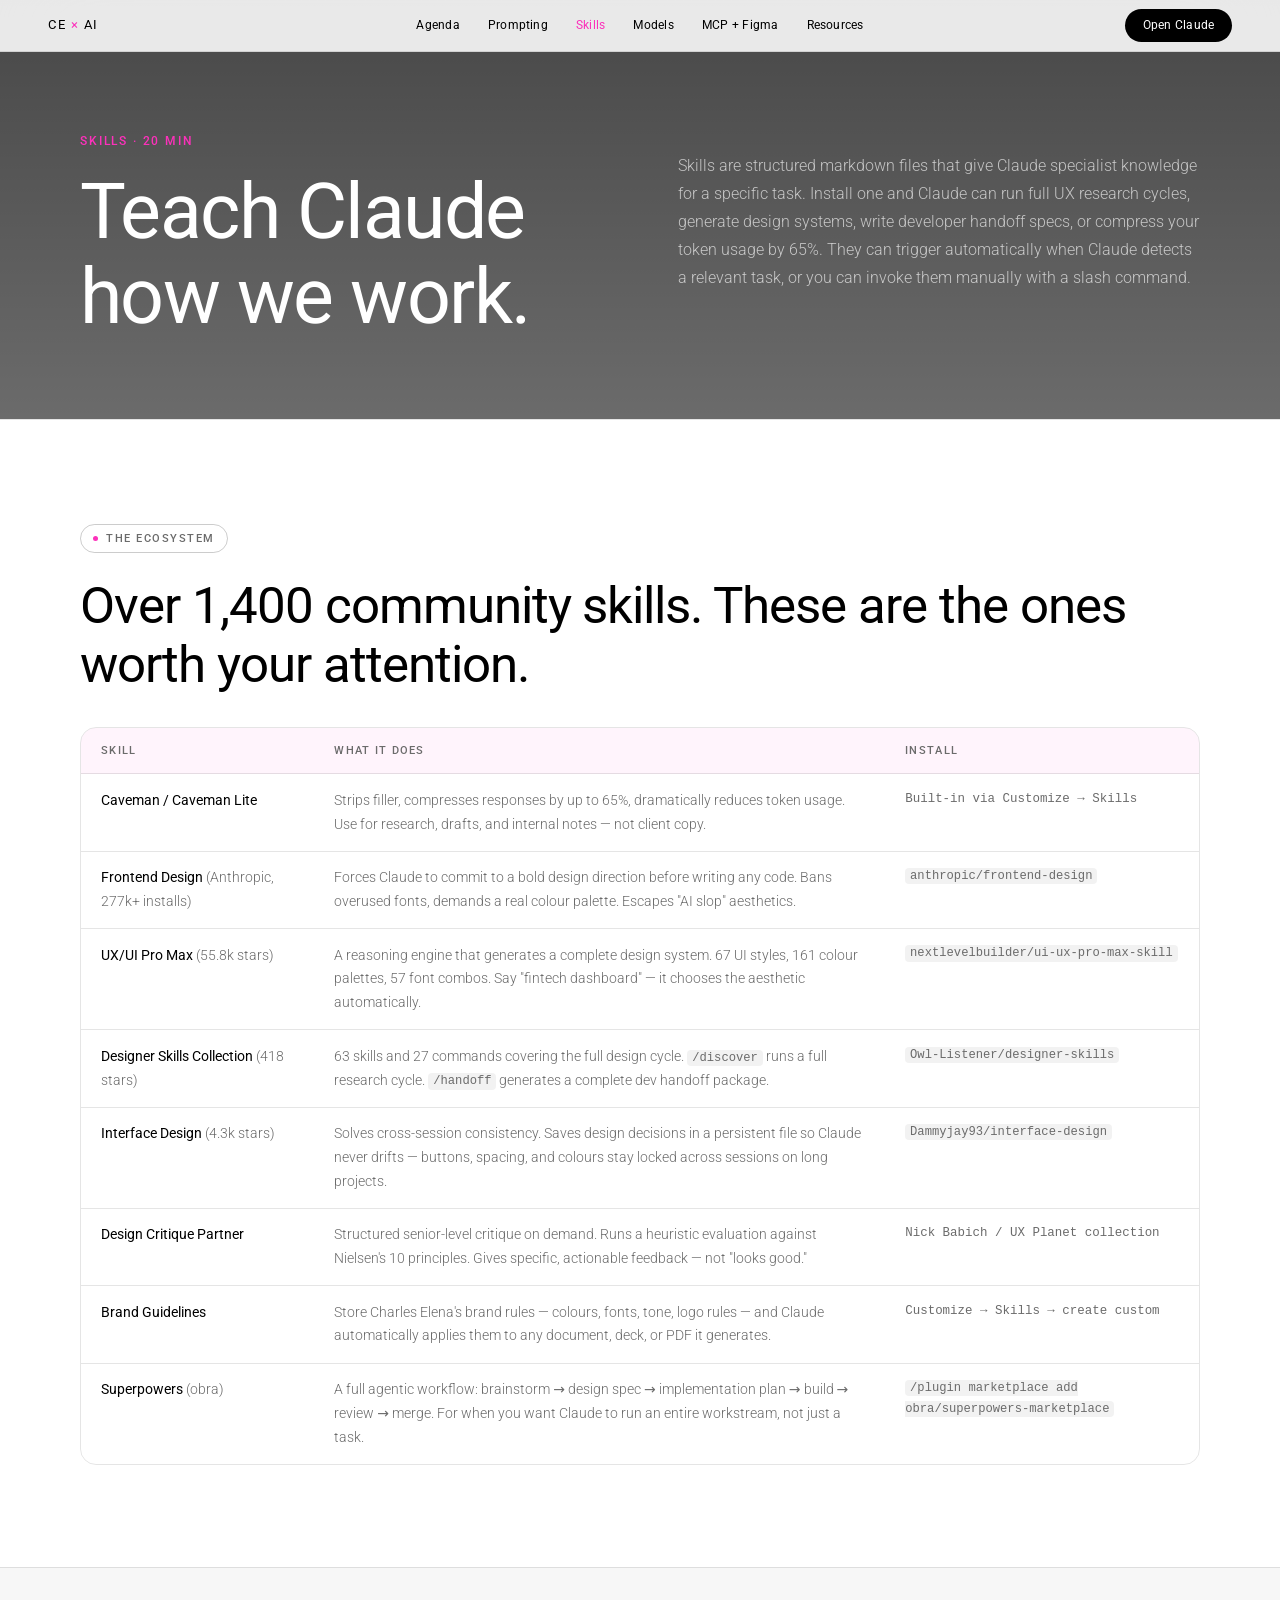
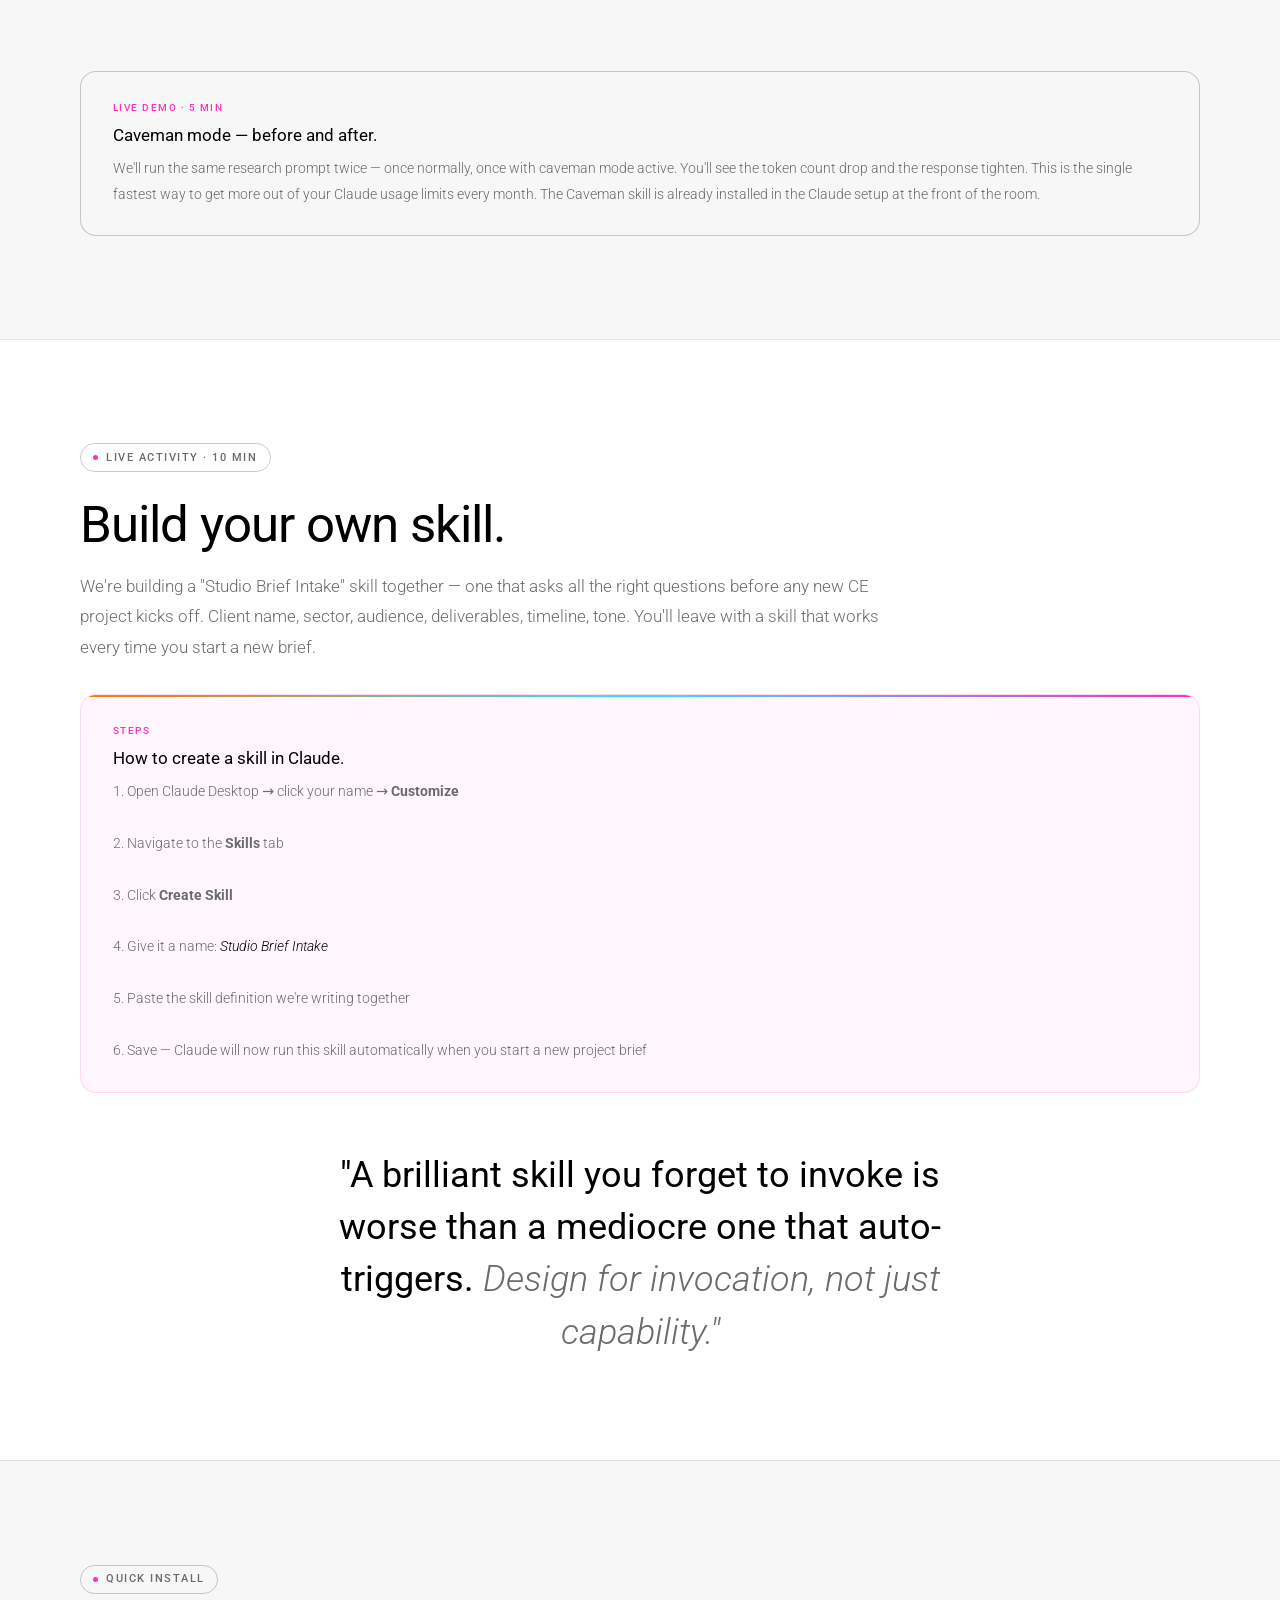
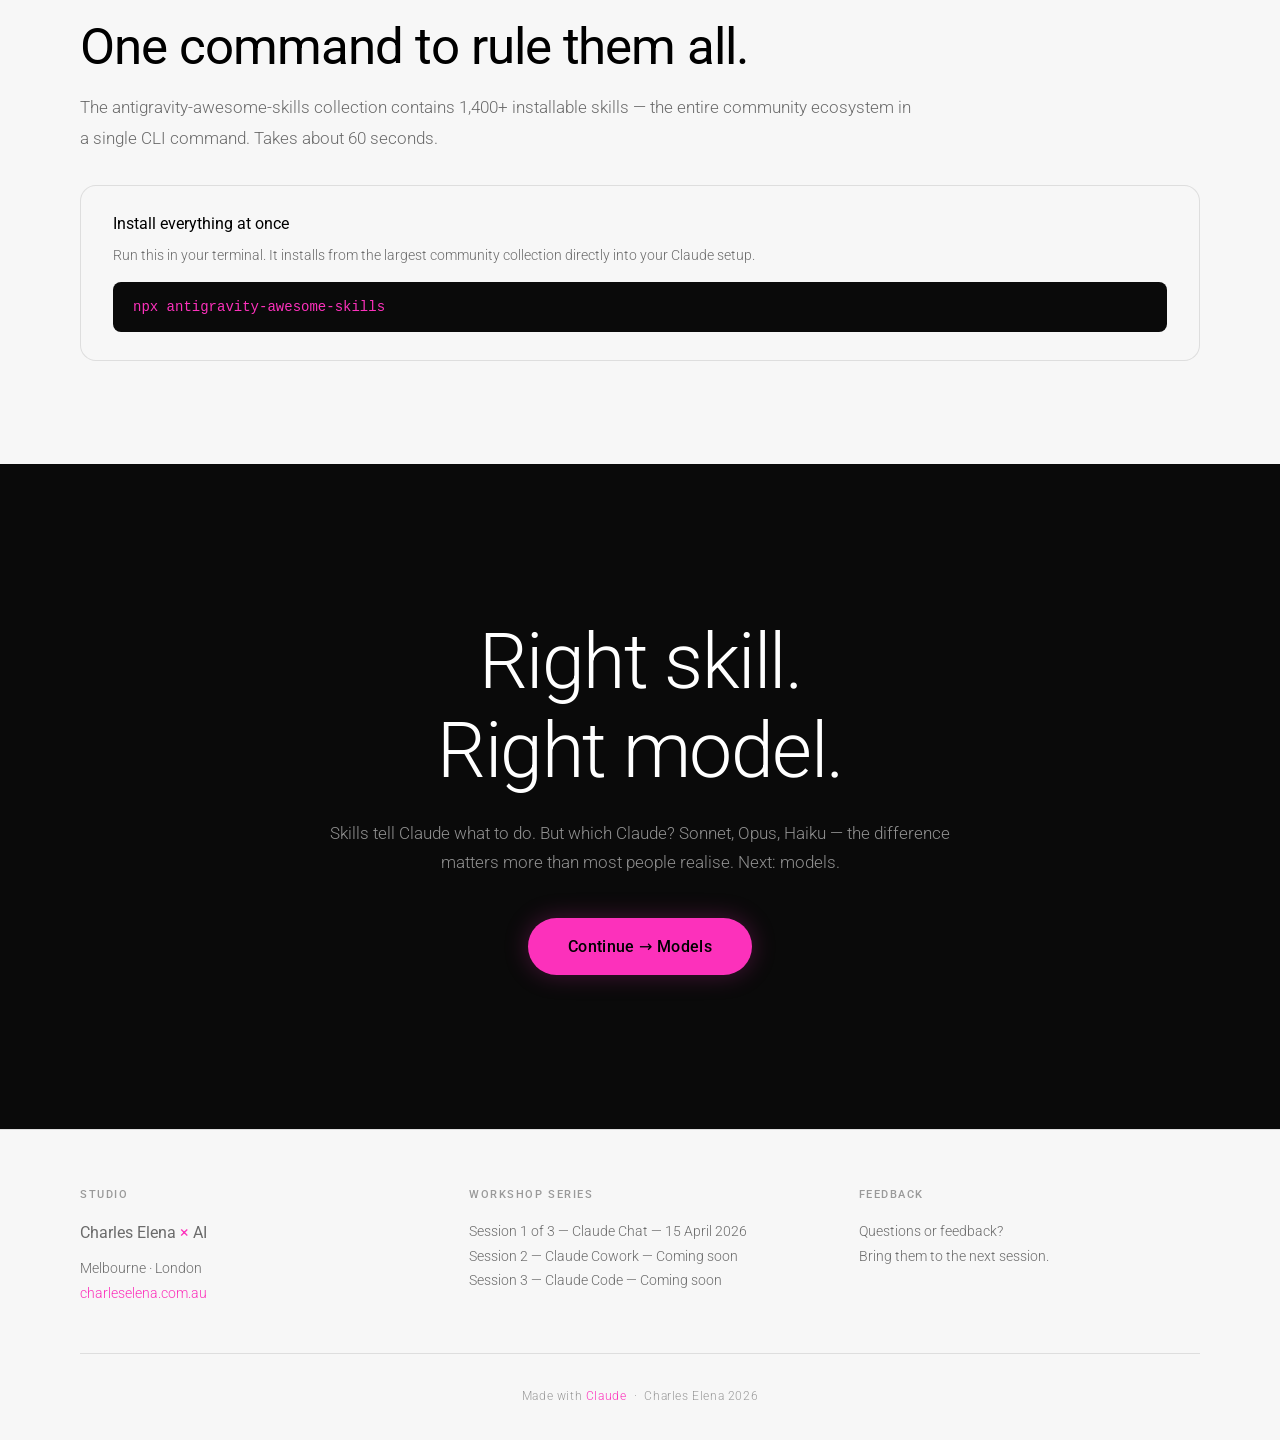
<file: skills.html>
<!DOCTYPE html>
<html lang="en">
<head>
  <meta charset="UTF-8">
  <link rel="icon" href="favicon.svg" type="image/svg+xml">
  <meta name="viewport" content="width=device-width, initial-scale=1.0">
  <title>Skills — CE × AI Workshop</title>
  <link rel="preconnect" href="https://fonts.googleapis.com">
  <link rel="preconnect" href="https://fonts.gstatic.com" crossorigin>
  <link href="https://fonts.googleapis.com/css2?family=Roboto:wght@300;400;500&display=swap" rel="stylesheet">
  <link rel="stylesheet" href="style.css">
  <style>
    .page-hero { padding: calc(var(--nav-h) + 5rem) 0 5rem; }
    .intro-grid { display: grid; grid-template-columns: 1fr 1fr; gap: clamp(2rem, 6vw, 5rem); align-items: start; }
    .intro-subhead { font-size: 1rem; font-weight: 300; color: var(--text-muted); margin-top: 1.25rem; line-height: 1.75; }

    /* Skills table — override first-col width */
    .skills-tbl td:first-child { min-width: 11rem; }
    .skills-tbl td:last-child  { font-family: 'SF Mono', 'Fira Code', monospace; font-size: 0.78rem; color: var(--text-muted); min-width: 14rem; }
    .skills-tbl td code { font-size: 0.76rem; }

    /* Pull quote big */
    .pull-big {
      font-size: clamp(1.5rem, 3vw, 2.25rem);
      font-weight: 300;
      line-height: 1.45;
      font-style: italic;
      color: var(--text-muted);
      text-align: center;
      max-width: 46rem;
      margin: 3.5rem auto 0;
      padding: 0 1rem;
    }
    .pull-big strong { font-style: normal; font-weight: 400; color: var(--text); }

    @media (max-width: 900px) { .intro-grid { grid-template-columns: 1fr; } }
  </style>
</head>
<body>

  <nav id="nav" aria-label="Site navigation">
    <a href="index.html" class="nav-logo">CE <em>×</em> AI</a>
    <button class="nav-burger" id="burger" aria-label="Toggle navigation" aria-expanded="false">
      <svg width="22" height="22" viewBox="0 0 22 22" fill="none" stroke="currentColor" stroke-width="2" stroke-linecap="round">
        <line x1="3" y1="6" x2="19" y2="6"/>
        <line x1="3" y1="11" x2="19" y2="11"/>
        <line x1="3" y1="16" x2="19" y2="16"/>
      </svg>
    </button>
    <ul class="nav-links" role="list">
      <li><a href="index.html">Agenda</a></li>
      <li><a href="prompting.html">Prompting</a></li>
      <li><a href="skills.html" class="active">Skills</a></li>
      <li><a href="models.html">Models</a></li>
      <li><a href="mcp.html">MCP + Figma</a></li>
      <li><a href="resources.html">Resources</a></li>
    </ul>
    <div class="nav-cta">
      <a href="https://claude.ai" target="_blank" rel="noopener noreferrer" class="btn btn-dark" style="padding:0.45rem 1.1rem;font-size:0.75rem;">Open Claude</a>
    </div>
  </nav>

  <main>

    <!-- PAGE HERO -->
    <section class="page-hero page-hero-dark" aria-label="Section introduction">
      <video class="page-hero-video" autoplay muted loop playsinline aria-hidden="true">
        <source src="Videos/408272_Changing_Particles_Animated_3d_By_Finn_Moeller_Artlist_HD.mp4" type="video/mp4">
      </video>
      <div class="page-hero-overlay" aria-hidden="true"></div>
      <div class="container">
        <div class="intro-grid">
          <div>
            <span class="eyebrow-accent reveal">Skills · 20 min</span>
            <h1 class="reveal d1">Teach Claude<br>how we work.</h1>
          </div>
          <div class="reveal d2">
            <p class="intro-subhead">Skills are structured markdown files that give Claude specialist knowledge for a specific task. Install one and Claude can run full UX research cycles, generate design systems, write developer handoff specs, or compress your token usage by 65%. They can trigger automatically when Claude detects a relevant task, or you can invoke them manually with a slash command.</p>
          </div>
        </div>
      </div>
    </section>

    <!-- SKILLS TABLE -->
    <section aria-label="Recommended skills">
      <div class="container">
        <span class="section-chip reveal">The Ecosystem</span>
        <h2 class="reveal d1">Over 1,400 community skills. These are the ones worth your attention.</h2>

        <div class="tbl-wrap reveal">
          <table class="skills-tbl">
            <thead>
              <tr>
                <th>Skill</th>
                <th>What it does</th>
                <th>Install</th>
              </tr>
            </thead>
            <tbody>
              <tr>
                <td>Caveman / Caveman Lite</td>
                <td>Strips filler, compresses responses by up to 65%, dramatically reduces token usage. Use for research, drafts, and internal notes — not client copy.</td>
                <td>Built-in via Customize → Skills</td>
              </tr>
              <tr>
                <td>Frontend Design <span style="font-weight:300;color:var(--text-muted);">(Anthropic, 277k+ installs)</span></td>
                <td>Forces Claude to commit to a bold design direction before writing any code. Bans overused fonts, demands a real colour palette. Escapes "AI slop" aesthetics.</td>
                <td><code>anthropic/frontend-design</code></td>
              </tr>
              <tr>
                <td>UX/UI Pro Max <span style="font-weight:300;color:var(--text-muted);">(55.8k stars)</span></td>
                <td>A reasoning engine that generates a complete design system. 67 UI styles, 161 colour palettes, 57 font combos. Say "fintech dashboard" — it chooses the aesthetic automatically.</td>
                <td><code>nextlevelbuilder/ui-ux-pro-max-skill</code></td>
              </tr>
              <tr>
                <td>Designer Skills Collection <span style="font-weight:300;color:var(--text-muted);">(418 stars)</span></td>
                <td>63 skills and 27 commands covering the full design cycle. <code>/discover</code> runs a full research cycle. <code>/handoff</code> generates a complete dev handoff package.</td>
                <td><code>Owl-Listener/designer-skills</code></td>
              </tr>
              <tr>
                <td>Interface Design <span style="font-weight:300;color:var(--text-muted);">(4.3k stars)</span></td>
                <td>Solves cross-session consistency. Saves design decisions in a persistent file so Claude never drifts — buttons, spacing, and colours stay locked across sessions on long projects.</td>
                <td><code>Dammyjay93/interface-design</code></td>
              </tr>
              <tr>
                <td>Design Critique Partner</td>
                <td>Structured senior-level critique on demand. Runs a heuristic evaluation against Nielsen's 10 principles. Gives specific, actionable feedback — not "looks good."</td>
                <td>Nick Babich / UX Planet collection</td>
              </tr>
              <tr>
                <td>Brand Guidelines</td>
                <td>Store Charles Elena's brand rules — colours, fonts, tone, logo rules — and Claude automatically applies them to any document, deck, or PDF it generates.</td>
                <td>Customize → Skills → create custom</td>
              </tr>
              <tr>
                <td>Superpowers <span style="font-weight:300;color:var(--text-muted);">(obra)</span></td>
                <td>A full agentic workflow: brainstorm → design spec → implementation plan → build → review → merge. For when you want Claude to run an entire workstream, not just a task.</td>
                <td><code>/plugin marketplace add obra/superpowers-marketplace</code></td>
              </tr>
            </tbody>
          </table>
        </div>
      </div>
    </section>

    <!-- DEMO -->
    <section style="background:var(--surface);" aria-label="Caveman demo">
      <div class="container">
        <div class="callout callout-demo reveal" style="margin-top:0;">
          <span class="callout-lbl">Live Demo · 5 min</span>
          <h3 class="callout-title">Caveman mode — before and after.</h3>
          <p class="callout-body">We'll run the same research prompt twice — once normally, once with caveman mode active. You'll see the token count drop and the response tighten. This is the single fastest way to get more out of your Claude usage limits every month. The Caveman skill is already installed in the Claude setup at the front of the room.</p>
        </div>
      </div>
    </section>

    <!-- BUILD YOUR OWN -->
    <section aria-label="Build your own skill">
      <div class="container">
        <span class="section-chip reveal">Live Activity · 10 min</span>
        <h2 class="reveal d1">Build your own skill.</h2>
        <p class="section-intro reveal d2">We're building a "Studio Brief Intake" skill together — one that asks all the right questions before any new CE project kicks off. Client name, sector, audience, deliverables, timeline, tone. You'll leave with a skill that works every time you start a new brief.</p>

        <div class="callout callout-activity reveal" style="margin-top:2rem;">
          <span class="callout-lbl">Steps</span>
          <h3 class="callout-title">How to create a skill in Claude.</h3>
          <p class="callout-body">
            1. Open Claude Desktop → click your name → <strong>Customize</strong><br><br>
            2. Navigate to the <strong>Skills</strong> tab<br><br>
            3. Click <strong>Create Skill</strong><br><br>
            4. Give it a name: <em>Studio Brief Intake</em><br><br>
            5. Paste the skill definition we're writing together<br><br>
            6. Save — Claude will now run this skill automatically when you start a new project brief
          </p>
        </div>

        <blockquote class="pull-big reveal">
          <strong>"A brilliant skill you forget to invoke is worse than a mediocre one that auto-triggers.</strong> Design for invocation, not just capability."
        </blockquote>
      </div>
    </section>

    <!-- INSTALL THE BIG COLLECTION -->
    <section style="background:var(--surface);" aria-label="Install skills">
      <div class="container">
        <span class="section-chip reveal">Quick Install</span>
        <h2 class="reveal d1">One command to rule them all.</h2>
        <p class="section-intro reveal d2">The antigravity-awesome-skills collection contains 1,400+ installable skills — the entire community ecosystem in a single CLI command. Takes about 60 seconds.</p>

        <div class="install-box reveal">
          <h3>Install everything at once</h3>
          <p>Run this in your terminal. It installs from the largest community collection directly into your Claude setup.</p>
          <div class="code-block">npx antigravity-awesome-skills</div>
        </div>
      </div>
    </section>

    <!-- END CTA -->
    <section class="end-cta" aria-label="Continue to models">
      <div class="container">
        <h2>Right skill.<br>Right model.</h2>
        <p>Skills tell Claude what to do. But which Claude? Sonnet, Opus, Haiku — the difference matters more than most people realise. Next: models.</p>
        <a href="models.html" class="btn btn-accent" style="font-size:1rem;padding:1rem 2.5rem;">Continue → Models</a>
      </div>
    </section>

  </main>

  <footer>
    <div class="container">
      <div class="footer-grid">
        <div>
          <span class="footer-lbl">Studio</span>
          <p class="footer-wordmark">Charles Elena <em>×</em> AI</p>
          <p>Melbourne · London<br><a href="https://www.charleselena.com.au" target="_blank" rel="noopener noreferrer">charleselena.com.au</a></p>
        </div>
        <div>
          <span class="footer-lbl">Workshop Series</span>
          <p>Session 1 of 3 — Claude Chat — 15 April 2026</p>
          <p>Session 2 — Claude Cowork — Coming soon</p>
          <p>Session 3 — Claude Code — Coming soon</p>
        </div>
        <div>
          <span class="footer-lbl">Feedback</span>
          <p>Questions or feedback?<br>Bring them to the next session.</p>
        </div>
      </div>
      <p class="footer-bottom">Made with <em>Claude</em> &nbsp;·&nbsp; Charles Elena 2026</p>
    </div>
  </footer>

  <script>
    const nav = document.getElementById('nav');
    const burger = document.getElementById('burger');
    burger.addEventListener('click', () => { const open = nav.classList.toggle('open'); burger.setAttribute('aria-expanded', open); });
    nav.querySelectorAll('.nav-links a').forEach(a => a.addEventListener('click', () => { nav.classList.remove('open'); burger.setAttribute('aria-expanded', 'false'); }));
    const obs = new IntersectionObserver(entries => { entries.forEach(e => { if (e.isIntersecting) { e.target.classList.add('in'); obs.unobserve(e.target); } }); }, { threshold: 0.1, rootMargin: '0px 0px -40px 0px' });
    document.querySelectorAll('.reveal').forEach(el => obs.observe(el));
  </script>

</body>
</html>
</file>
<file: style.css>
/* ── Google Fonts ── */
@import url('https://fonts.googleapis.com/css2?family=Roboto:wght@300;400;500&display=swap');

/* ── Tokens ── */
:root {
  --bg: #fff;
  --surface: #f7f7f7;
  --surface-dark: #0a0a0a;
  --text: #000;
  --text-mid: #2a2a2a;
  --text-muted: #6b6b6b;
  --text-dim: #9a9a9a;
  --accent: #fc31bb;
  --accent-dim: rgba(252,49,187,0.08);
  --gradient: linear-gradient(90deg, #ff7a00, #2de1fd, #fc31bb);
  --border: rgba(0,0,0,0.1);
  --border-strong: rgba(0,0,0,0.2);
  --font: 'Roboto', system-ui, sans-serif;
  --radius: 0.5rem;
  --radius-lg: 1rem;
  --radius-pill: 100px;
  --ease: cubic-bezier(0.22, 1, 0.36, 1);
  --transition: 0.6s cubic-bezier(0.22, 1, 0.36, 1);
  --section-pad: clamp(4rem, 8vw, 7rem);
  --max-w: 76rem;
  --nav-h: 52px;
}

/* ── Reset ── */
*, *::before, *::after { box-sizing: border-box; margin: 0; padding: 0; }
html { scroll-behavior: smooth; }
body {
  font-family: var(--font);
  background: var(--bg);
  color: var(--text);
  font-size: 1rem;
  line-height: 1.6;
  -webkit-font-smoothing: antialiased;
  overflow-x: hidden;
}
img { max-width: 100%; display: block; }
a { color: inherit; }

/* ── Typography ── */
h1 {
  font-size: clamp(2.5rem, 6vw, 5rem);
  font-weight: 400;
  line-height: 1.1;
  letter-spacing: -0.02em;
}
h2 {
  font-size: clamp(2rem, 4vw, 3.25rem);
  font-weight: 400;
  line-height: 1.15;
  letter-spacing: -0.02em;
}
h3 {
  font-size: clamp(1rem, 2vw, 1.4rem);
  font-weight: 400;
  line-height: 1.25;
}

.eyebrow {
  display: block;
  font-size: 0.72rem;
  font-weight: 400;
  letter-spacing: 0.16em;
  text-transform: uppercase;
  color: var(--text-muted);
  margin-bottom: 1.25rem;
}

.eyebrow-accent {
  display: block;
  font-size: 0.72rem;
  font-weight: 500;
  letter-spacing: 0.16em;
  text-transform: uppercase;
  color: var(--accent);
  margin-bottom: 1.25rem;
}

.gradient-text {
  background: var(--gradient);
  background-size: 200% auto;
  -webkit-background-clip: text;
  -webkit-text-fill-color: transparent;
  background-clip: text;
  animation: grad-move 8s linear infinite;
}

@keyframes grad-move {
  from { background-position: 0% center; }
  to   { background-position: 200% center; }
}

/* ── Layout ── */
.container {
  max-width: var(--max-w);
  margin: 0 auto;
  padding: 0 clamp(1.25rem, 4vw, 3rem);
}

section { padding: var(--section-pad) 0; }
section + section { border-top: 1px solid var(--border); }

.section-intro {
  font-size: 1.05rem;
  font-weight: 300;
  color: var(--text-muted);
  line-height: 1.8;
  max-width: 52rem;
  margin-top: 1rem;
}

/* ── Scroll reveal ── */
.reveal {
  opacity: 0;
  transform: translateY(24px);
  transition: opacity var(--transition), transform var(--transition);
}
.reveal.in { opacity: 1; transform: translateY(0); }
.d1 { transition-delay: 0.08s; }
.d2 { transition-delay: 0.16s; }
.d3 { transition-delay: 0.24s; }
.d4 { transition-delay: 0.32s; }
.d5 { transition-delay: 0.40s; }

/* ── Reveal from left (for agenda steps) ── */
.reveal-left {
  opacity: 0;
  transform: translateX(-50px);
  transition: opacity 0.7s var(--ease), transform 0.7s var(--ease);
}
.reveal-left.in { opacity: 1; transform: translateX(0); }

/* ══════════════════════════════════════
   NAV
══════════════════════════════════════ */
#nav {
  position: fixed;
  top: 0; left: 0; right: 0;
  z-index: 100;
  height: var(--nav-h);
  display: flex;
  align-items: center;
  justify-content: space-between;
  padding: 0 clamp(1.25rem, 4vw, 3rem);
  background: rgba(255,255,255,0.88);
  backdrop-filter: blur(50px);
  -webkit-backdrop-filter: blur(50px);
  border-bottom: 1px solid var(--border);
}

.nav-logo {
  font-size: 0.8rem;
  font-weight: 400;
  letter-spacing: 0.12em;
  text-transform: uppercase;
  text-decoration: none;
  color: var(--text);
  white-space: nowrap;
}
.nav-logo em { color: var(--accent); font-style: normal; }

.nav-links {
  display: flex;
  align-items: center;
  gap: 0;
  list-style: none;
  position: absolute;
  left: 50%;
  transform: translateX(-50%);
}
.nav-links a {
  display: block;
  padding: 0.35rem 0.875rem;
  font-size: 0.75rem;
  font-weight: 400;
  color: var(--text);
  text-decoration: none;
  letter-spacing: 0.02em;
  transition: color 0.2s;
}
.nav-links a:hover { color: var(--accent); }
.nav-links a.active { color: var(--accent); }

.nav-cta {
  display: flex;
  align-items: center;
  gap: 0.5rem;
}

.nav-burger {
  display: none;
  background: none;
  border: none;
  cursor: pointer;
  color: var(--text);
  padding: 0.25rem;
}

/* ══════════════════════════════════════
   BUTTONS
══════════════════════════════════════ */
.btn {
  display: inline-flex;
  align-items: center;
  gap: 0.5rem;
  padding: 0.75rem 2rem;
  border-radius: var(--radius-pill);
  font-family: var(--font);
  font-weight: 400;
  font-size: 0.875rem;
  letter-spacing: 0.02em;
  cursor: pointer;
  text-decoration: none;
  border: none;
  transition: transform 0.3s var(--ease), box-shadow 0.3s var(--ease), background 0.25s;
  white-space: nowrap;
}
.btn:hover { transform: translateY(-2px); }

.btn-dark {
  background: #000;
  color: #fff;
}
.btn-dark:hover { background: #222; }

.btn-accent {
  background: var(--accent);
  color: #000;
  box-shadow: 0 0 24px rgba(252,49,187,0.25);
  font-weight: 500;
}
.btn-accent:hover { box-shadow: 0 0 40px rgba(252,49,187,0.45); }

.btn-outline {
  background: transparent;
  color: var(--text);
  border: 1px solid var(--border-strong);
}
.btn-outline:hover { border-color: #000; }

.btn-outline-white {
  background: transparent;
  color: #fff;
  border: 1px solid rgba(255,255,255,0.4);
}
.btn-outline-white:hover { border-color: #fff; }

.btn-text {
  background: transparent;
  color: var(--text);
  padding: 0;
  border-radius: 0;
  text-decoration: underline;
  text-decoration-color: var(--border-strong);
  text-underline-offset: 3px;
  font-size: 1rem;
}
.btn-text:hover { transform: none; text-decoration-color: #000; }

/* ══════════════════════════════════════
   BADGES
══════════════════════════════════════ */
.badge {
  display: inline-flex;
  align-items: center;
  padding: 0.28rem 0.75rem;
  border-radius: var(--radius-pill);
  font-size: 0.65rem;
  font-weight: 500;
  letter-spacing: 0.08em;
  text-transform: uppercase;
}
.badge-here { background: var(--accent); color: #000; }
.badge-soon { background: rgba(0,0,0,0.07); color: var(--text-muted); }
.badge-dur {
  background: rgba(252,49,187,0.1);
  color: var(--accent);
  font-weight: 500;
}

/* ══════════════════════════════════════
   SECTION LABEL CHIP
══════════════════════════════════════ */
.section-chip {
  display: inline-flex;
  align-items: center;
  gap: 0.5rem;
  font-size: 0.68rem;
  font-weight: 500;
  letter-spacing: 0.14em;
  text-transform: uppercase;
  color: var(--text-muted);
  border: 1px solid var(--border-strong);
  padding: 0.3rem 0.75rem;
  border-radius: var(--radius-pill);
  margin-bottom: 1.5rem;
}
.section-chip::before {
  content: '';
  width: 5px; height: 5px;
  border-radius: 50%;
  background: var(--accent);
}

/* ══════════════════════════════════════
   CALLOUTS
══════════════════════════════════════ */
.callout {
  border-radius: var(--radius-lg);
  padding: 1.75rem 2rem;
  margin-top: 1.75rem;
  position: relative;
  overflow: hidden;
}
.callout-lbl {
  font-size: 0.62rem;
  font-weight: 500;
  letter-spacing: 0.15em;
  text-transform: uppercase;
  color: var(--accent);
  margin-bottom: 0.6rem;
  display: block;
}
.callout-title { font-size: 1.05rem; font-weight: 400; margin-bottom: 0.6rem; }
.callout-body { font-size: 0.9rem; font-weight: 300; color: var(--text-muted); line-height: 1.8; }
.callout-body em { color: var(--text); font-style: italic; }

.callout-plan {
  background: var(--surface);
  border-left: 3px solid var(--accent);
}
.callout-activity {
  background: rgba(252,49,187,0.04);
  border: 1px solid rgba(252,49,187,0.15);
}
.callout-activity::before {
  content: '';
  position: absolute;
  top: 0; left: 0; right: 0;
  height: 2px;
  background: var(--gradient);
}
.callout-demo {
  background: var(--surface);
  border: 1px solid var(--border-strong);
}

/* ══════════════════════════════════════
   TABLES
══════════════════════════════════════ */
.tbl-wrap {
  overflow-x: auto;
  border-radius: var(--radius-lg);
  border: 1px solid var(--border);
  margin-top: 2rem;
}
table { width: 100%; border-collapse: collapse; font-size: 0.875rem; }
thead tr { background: rgba(252,49,187,0.05); }
th {
  padding: 0.9rem 1.25rem;
  text-align: left;
  font-size: 0.67rem;
  font-weight: 500;
  letter-spacing: 0.12em;
  text-transform: uppercase;
  color: var(--text-muted);
  white-space: nowrap;
}
td {
  padding: 0.9rem 1.25rem;
  vertical-align: top;
  color: var(--text-muted);
  border-top: 1px solid var(--border);
  line-height: 1.7;
  font-weight: 300;
}
td:first-child { font-weight: 400; color: var(--text); }
tbody tr:hover td { background: var(--surface); }
td a { color: var(--accent); text-decoration: none; }
td a:hover { text-decoration: underline; }
td code {
  font-family: 'SF Mono', 'Fira Code', monospace;
  font-size: 0.78rem;
  background: rgba(0,0,0,0.05);
  padding: 0.1em 0.4em;
  border-radius: 0.25rem;
  color: var(--text-muted);
}

/* ══════════════════════════════════════
   TIPS LIST
══════════════════════════════════════ */
.tips { list-style: none; display: flex; flex-direction: column; gap: 1.25rem; margin-top: 2rem; }
.tips li {
  display: grid;
  grid-template-columns: 2rem 1fr;
  gap: 1rem;
  align-items: start;
}
.tip-n {
  width: 2rem; height: 2rem;
  border-radius: 50%;
  background: rgba(252,49,187,0.08);
  color: var(--accent);
  font-weight: 500;
  font-size: 0.78rem;
  display: flex;
  align-items: center;
  justify-content: center;
  flex-shrink: 0;
}
.tip-n + div strong { display: block; font-size: 0.95rem; font-weight: 400; margin-bottom: 0.2rem; }
.tip-n + div span { font-size: 0.875rem; font-weight: 300; color: var(--text-muted); line-height: 1.65; }

/* ══════════════════════════════════════
   PULL QUOTE
══════════════════════════════════════ */
.pull-quote {
  font-size: clamp(1.3rem, 2.5vw, 2rem);
  font-weight: 300;
  line-height: 1.4;
  text-align: center;
  max-width: 44rem;
  margin: 3.5rem auto 0;
  padding: 0 1rem;
  color: var(--text-muted);
  font-style: italic;
}
.pull-quote em {
  font-style: normal;
  color: var(--text);
  font-weight: 400;
}

/* ══════════════════════════════════════
   INSTALL / CODE BOX
══════════════════════════════════════ */
.install-box {
  background: var(--surface);
  border: 1px solid var(--border);
  border-radius: var(--radius-lg);
  padding: 1.75rem 2rem;
  margin-top: 2rem;
}
.install-box h3 { font-size: 1rem; font-weight: 400; margin-bottom: 0.6rem; }
.install-box p { font-size: 0.875rem; font-weight: 300; color: var(--text-muted); margin-bottom: 1rem; }
.code-block {
  background: #0a0a0a;
  border-radius: var(--radius);
  padding: 0.875rem 1.25rem;
  font-family: 'SF Mono', 'Fira Code', monospace;
  font-size: 0.875rem;
  color: #fc31bb;
  overflow-x: auto;
}

/* ══════════════════════════════════════
   PAGE HERO BANNER (content pages)
══════════════════════════════════════ */
.page-hero {
  padding: calc(var(--nav-h) + 4rem) 0 4rem;
  border-bottom: 1px solid var(--border);
}

/* Dark video variant */
.page-hero-dark {
  position: relative;
  overflow: hidden;
  border-bottom: none;
}
.page-hero-video {
  position: absolute;
  inset: 0;
  width: 100%;
  height: 100%;
  object-fit: cover;
  object-position: center;
  z-index: 0;
}
.page-hero-overlay {
  position: absolute;
  inset: 0;
  background: linear-gradient(to bottom, rgba(0,0,0,0.72) 0%, rgba(0,0,0,0.58) 100%);
  z-index: 1;
}
.page-hero-dark .container { position: relative; z-index: 2; }
.page-hero-dark h1 { color: #fff; }
.page-hero-dark .intro-subhead { color: rgba(255,255,255,0.65); font-weight: 300; }
.page-hero-dark .eyebrow-accent { color: var(--accent); }

/* ══════════════════════════════════════
   END CTA BLOCK
══════════════════════════════════════ */
.end-cta {
  background: var(--surface-dark);
  color: #fff;
  padding: clamp(5rem, 12vw, 10rem) 0;
  text-align: center;
}
.end-cta h2 {
  font-size: clamp(2.5rem, 6vw, 5rem);
  font-weight: 300;
  color: #fff;
  margin-bottom: 1.5rem;
}
.end-cta p {
  font-size: 1.05rem;
  font-weight: 300;
  color: rgba(255,255,255,0.55);
  max-width: 40rem;
  margin: 0 auto 2.5rem;
  line-height: 1.75;
}
.end-cta-accent {
  background: none;
  padding-top: clamp(4rem, 10vw, 8rem);
  padding-bottom: clamp(4rem, 10vw, 8rem);
}

/* ══════════════════════════════════════
   FOOTER
══════════════════════════════════════ */
footer {
  background: var(--surface);
  border-top: 1px solid var(--border);
  padding: 3.5rem 0 2rem;
}
.footer-grid {
  display: grid;
  grid-template-columns: repeat(3, 1fr);
  gap: 3rem;
  padding-bottom: 3rem;
  border-bottom: 1px solid var(--border);
}
.footer-lbl {
  font-size: 0.68rem;
  font-weight: 500;
  letter-spacing: 0.14em;
  text-transform: uppercase;
  color: var(--text-dim);
  margin-bottom: 1rem;
  display: block;
}
.footer-wordmark { font-size: 1rem; font-weight: 400; margin-bottom: 0.5rem; }
.footer-wordmark em { color: var(--accent); font-style: normal; }
footer p { font-size: 0.85rem; font-weight: 300; color: var(--text-muted); line-height: 1.8; }
footer a { color: var(--accent); text-decoration: none; }
footer a:hover { text-decoration: underline; }
.footer-bottom {
  padding-top: 2rem;
  text-align: center;
  font-size: 0.75rem;
  font-weight: 300;
  color: var(--text-dim);
  letter-spacing: 0.05em;
}
.footer-bottom em { color: var(--accent); font-style: normal; }

/* ══════════════════════════════════════
   RESPONSIVE
══════════════════════════════════════ */
@media (max-width: 900px) {
  .nav-links { display: none; position: unset; transform: none; }
  .nav-burger { display: block; }
  .footer-grid { grid-template-columns: 1fr; gap: 2rem; }

  #nav.open .nav-links {
    display: flex;
    flex-direction: column;
    position: fixed;
    top: var(--nav-h); left: 0; right: 0;
    background: rgba(255,255,255,0.97);
    border-bottom: 1px solid var(--border);
    padding: 1rem;
    gap: 0;
    backdrop-filter: blur(20px);
  }
  #nav.open .nav-links a { padding: 0.75rem 1rem; font-size: 0.875rem; }
}

@media (max-width: 640px) {
  .tips li { grid-template-columns: 1fr; }
  .tip-n { display: none; }
}
</file>
